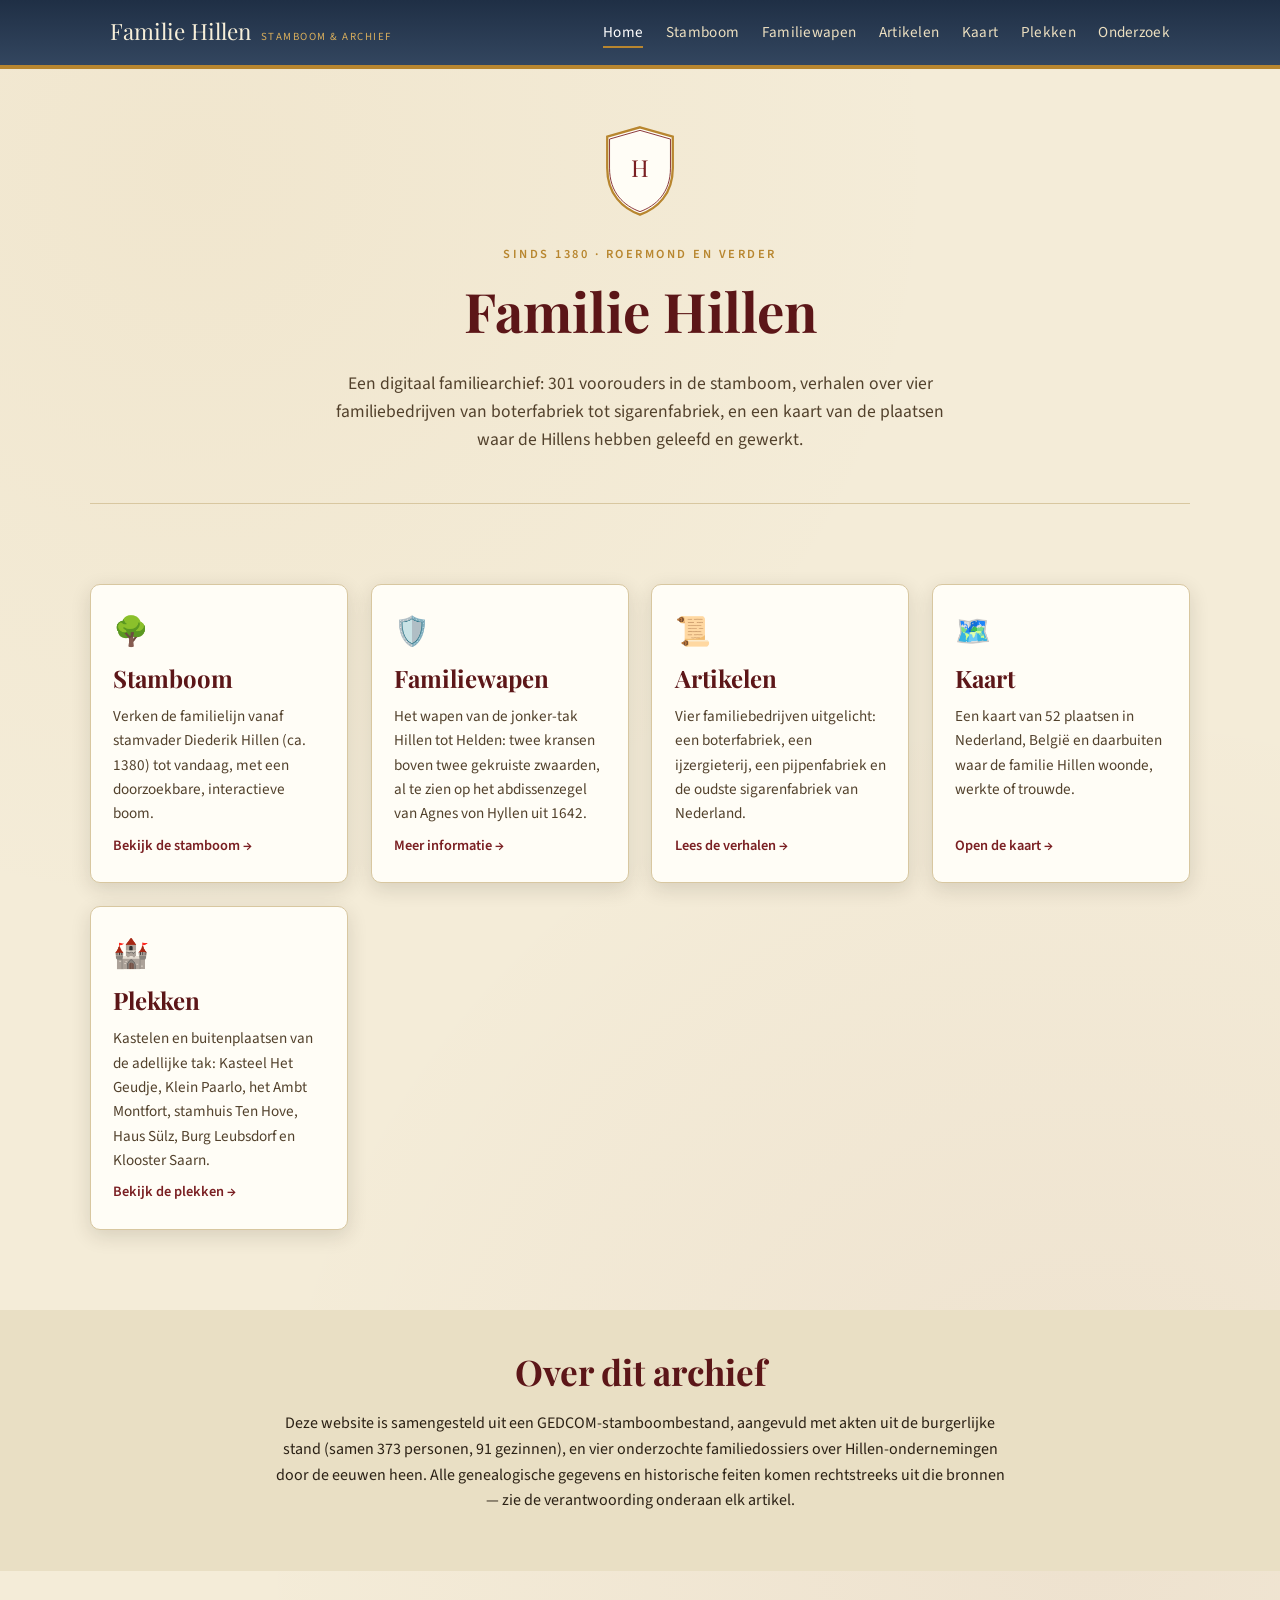
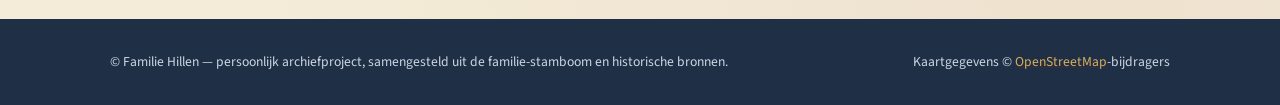
<file: index.html>
<!DOCTYPE html>
<html lang="nl">
<head>
<meta charset="UTF-8">
<meta name="viewport" content="width=device-width, initial-scale=1.0">
<title>Home · Familie Hillen</title>
<meta name="description" content="Digitaal familiearchief van de familie Hillen: stamboom, familiewapen, artikelen en kaart.">
<link rel="preconnect" href="https://fonts.googleapis.com"><link rel="preconnect" href="https://fonts.gstatic.com" crossorigin><link href="https://fonts.googleapis.com/css2?family=Playfair+Display:wght@600;700;800&family=Source+Sans+3:wght@400;600;700&display=swap" rel="stylesheet">
<link rel="stylesheet" href="css/style.css">

</head>
<body>
<header class="site-header">
  <div class="container">
    <a class="brand" href="index.html">Familie Hillen <small>Stamboom &amp; archief</small></a>
    <button class="nav-toggle" id="nav-toggle" type="button" aria-label="Menu">
      <span></span><span></span><span></span>
    </button>
    <nav class="main-nav" id="main-nav">
      <ul>
        <li><a href="index.html" class="active">Home</a></li>
        <li><a href="stamboom.html">Stamboom</a></li>
        <li><a href="wapen.html">Familiewapen</a></li>
        <li><a href="artikelen.html">Artikelen</a></li>
        <li><a href="kaart.html">Kaart</a></li>
        <li><a href="plekken.html">Plekken</a></li>
        <li><a href="onderzoek.html">Onderzoek</a></li>
      </ul>
    </nav>
  </div>
</header>
<main>

<section class="hero container">
  <svg class="hero-crest" viewBox="0 0 100 120" aria-hidden="true">
    <path d="M50 4 L92 16 V56 C92 90 72 108 50 116 C28 108 8 90 8 56 V16 Z"
          fill="#fffdf6" stroke="#b8862f" stroke-width="3"/>
    <path d="M50 4 L92 16 V56 C92 90 72 108 50 116 C28 108 8 90 8 56 V16 Z"
          fill="none" stroke="#7a1f22" stroke-width="1.2" transform="scale(0.93)" transform-origin="50 60"/>
    <text x="50" y="68" text-anchor="middle" font-family="Playfair Display, serif" font-size="30" fill="#7a1f22">H</text>
  </svg>
  <p class="kicker">Sinds 1380 · Roermond en verder</p>
  <h1>Familie Hillen</h1>
  <p class="lede">Een digitaal familiearchief: 301 voorouders in de stamboom, verhalen over
  vier familiebedrijven van boterfabriek tot sigarenfabriek, en een kaart van de plaatsen waar de Hillens
  hebben geleefd en gewerkt.</p>
</section>

<section class="section container">
  <div class="teaser-grid">
    <a class="teaser-card" href="stamboom.html">
      <span class="icon">🌳</span>
      <h3>Stamboom</h3>
      <p>Verken de familielijn vanaf stamvader Diederik Hillen (ca. 1380) tot vandaag, met een doorzoekbare,
      interactieve boom.</p>
      <span class="go">Bekijk de stamboom →</span>
    </a>
    <a class="teaser-card" href="wapen.html">
      <span class="icon">🛡️</span>
      <h3>Familiewapen</h3>
      <p>Het wapen van de jonker-tak Hillen tot Helden: twee kransen boven twee gekruiste zwaarden, al te zien op
      het abdissenzegel van Agnes von Hyllen uit 1642.</p>
      <span class="go">Meer informatie →</span>
    </a>
    <a class="teaser-card" href="artikelen.html">
      <span class="icon">📜</span>
      <h3>Artikelen</h3>
      <p>Vier familiebedrijven uitgelicht: een boterfabriek, een ijzergieterij, een pijpenfabriek en de oudste
      sigarenfabriek van Nederland.</p>
      <span class="go">Lees de verhalen →</span>
    </a>
    <a class="teaser-card" href="kaart.html">
      <span class="icon">🗺️</span>
      <h3>Kaart</h3>
      <p>Een kaart van 52 plaatsen in Nederland, België en daarbuiten waar de familie Hillen
      woonde, werkte of trouwde.</p>
      <span class="go">Open de kaart →</span>
    </a>
    <a class="teaser-card" href="plekken.html">
      <span class="icon">🏰</span>
      <h3>Plekken</h3>
      <p>Kastelen en buitenplaatsen van de adellijke tak: Kasteel Het Geudje, Klein Paarlo, het
      Ambt Montfort, stamhuis Ten Hove, Haus Sülz, Burg Leubsdorf en Klooster Saarn.</p>
      <span class="go">Bekijk de plekken →</span>
    </a>
  </div>
</section>

<section class="section alt">
  <div class="container narrow" style="text-align:center;">
    <h2>Over dit archief</h2>
    <p>Deze website is samengesteld uit een GEDCOM-stamboombestand, aangevuld met akten uit de burgerlijke stand
    (samen 373 personen, 91 gezinnen), en vier onderzochte familiedossiers over Hillen-ondernemingen door de eeuwen
    heen. Alle genealogische gegevens en historische feiten komen rechtstreeks uit die bronnen — zie de
    verantwoording onderaan elk artikel.</p>
  </div>
</section>

</main>
<footer class="site-footer">
  <div class="container">
    <span>&copy; Familie Hillen — persoonlijk archiefproject, samengesteld uit de familie-stamboom en historische bronnen.</span>
    <span>Kaartgegevens &copy; <a href="https://www.openstreetmap.org/copyright" target="_blank" rel="noopener">OpenStreetMap</a>-bijdragers</span>
  </div>
</footer>
<script>
document.getElementById('nav-toggle').addEventListener('click', function() {
  this.classList.toggle('open');
  document.getElementById('main-nav').classList.toggle('open');
});
</script>
<script src="js/lightbox.js"></script>
</body>
</html>
</file>
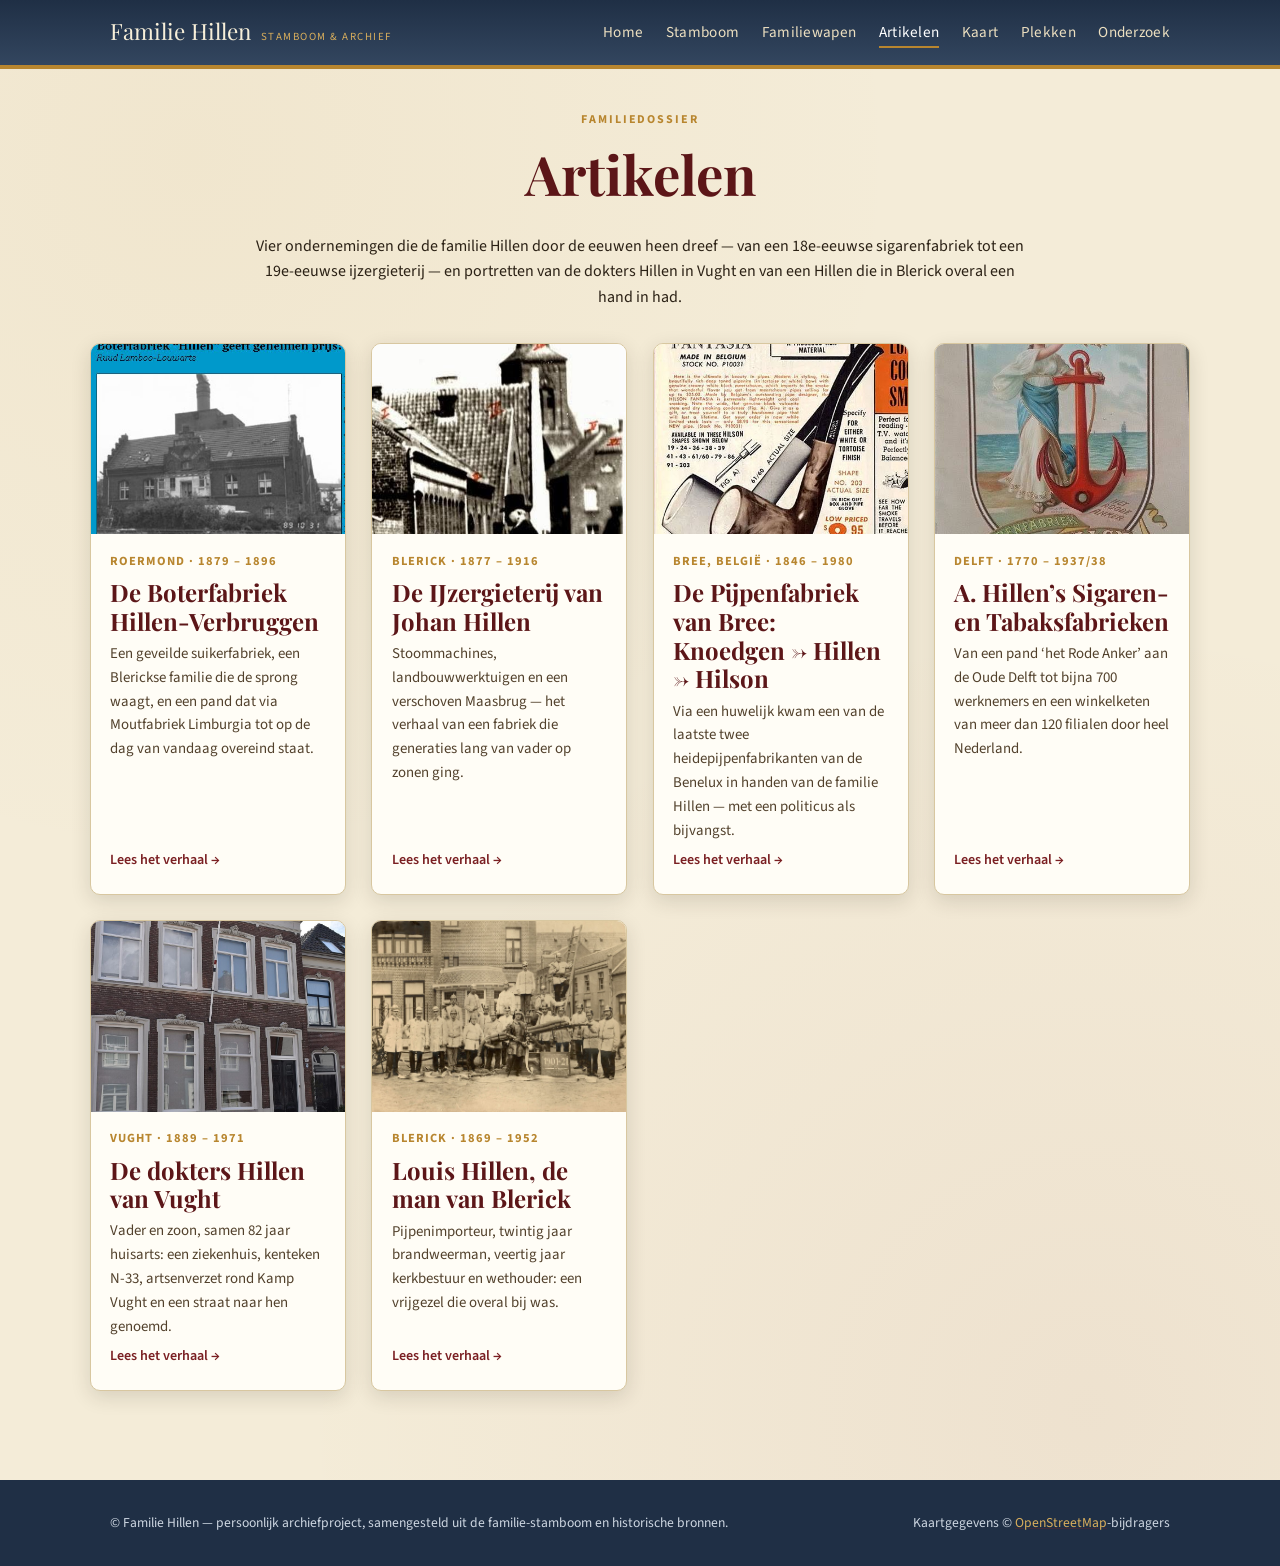
<file: artikelen.html>
<!DOCTYPE html>
<html lang="nl">
<head>
<meta charset="UTF-8">
<meta name="viewport" content="width=device-width, initial-scale=1.0">
<title>Artikelen · Familie Hillen</title>
<meta name="description" content="Vier historische familiebedrijven van de familie Hillen: boterfabriek, ijzergieterij, pijpenfabriek en sigarenfabriek.">
<link rel="preconnect" href="https://fonts.googleapis.com"><link rel="preconnect" href="https://fonts.gstatic.com" crossorigin><link href="https://fonts.googleapis.com/css2?family=Playfair+Display:wght@600;700;800&family=Source+Sans+3:wght@400;600;700&display=swap" rel="stylesheet">
<link rel="stylesheet" href="css/style.css">

</head>
<body>
<header class="site-header">
  <div class="container">
    <a class="brand" href="index.html">Familie Hillen <small>Stamboom &amp; archief</small></a>
    <button class="nav-toggle" id="nav-toggle" type="button" aria-label="Menu">
      <span></span><span></span><span></span>
    </button>
    <nav class="main-nav" id="main-nav">
      <ul>
        <li><a href="index.html">Home</a></li>
        <li><a href="stamboom.html">Stamboom</a></li>
        <li><a href="wapen.html">Familiewapen</a></li>
        <li><a href="artikelen.html" class="active">Artikelen</a></li>
        <li><a href="kaart.html">Kaart</a></li>
        <li><a href="plekken.html">Plekken</a></li>
        <li><a href="onderzoek.html">Onderzoek</a></li>
      </ul>
    </nav>
  </div>
</header>
<main>

<section class="section container">
  <div class="section-head">
    <p class="kicker">Familiedossier</p>
    <h1>Artikelen</h1>
    <p class="narrow" style="margin:0 auto;">Vier ondernemingen die de familie Hillen door de eeuwen heen
    dreef — van een 18e-eeuwse sigarenfabriek tot een 19e-eeuwse ijzergieterij — en portretten van de
    dokters Hillen in Vught en van een Hillen die in Blerick overal een hand in had.</p>
  </div>
  <div class="card-grid">
    
    <a class="article-card" href="artikelen/boterfabriek-roermond.html">
      <div class="thumb"><img src="assets/images/artikelen/boterfabriek_roermond/boterfabriek_roermond_p1_1.jpg" alt="De Boterfabriek Hillen-Verbruggen" loading="lazy"></div>
      <div class="body">
        <span class="era">Roermond · 1879 – 1896</span>
        <h3>De Boterfabriek Hillen-Verbruggen</h3>
        <p>Een geveilde suikerfabriek, een Blerickse familie die de sprong waagt, en een pand dat via Moutfabriek Limburgia tot op de dag van vandaag overeind staat.</p>
        <span class="go">Lees het verhaal &rarr;</span>
      </div>
    </a>
    <a class="article-card" href="artikelen/ijzergieterij-blerick.html">
      <div class="thumb"><img src="assets/images/artikelen/ijzergieterij_blerick/ijzergieterij_hillen_1_p1_1.jpg" alt="De IJzergieterij van Johan Hillen" loading="lazy"></div>
      <div class="body">
        <span class="era">Blerick · 1877 – 1916</span>
        <h3>De IJzergieterij van Johan Hillen</h3>
        <p>Stoommachines, landbouwwerktuigen en een verschoven Maasbrug — het verhaal van een fabriek die generaties lang van vader op zonen ging.</p>
        <span class="go">Lees het verhaal &rarr;</span>
      </div>
    </a>
    <a class="article-card" href="artikelen/pijpenfabriek-bree.html">
      <div class="thumb"><img src="assets/images/artikelen/pijpenfabriek_bree/pijpenfabriek_bree_2_p2_1.jpg" alt="De Pijpenfabriek van Bree: Knoedgen → Hillen → Hilson" loading="lazy"></div>
      <div class="body">
        <span class="era">Bree, België · 1846 – 1980</span>
        <h3>De Pijpenfabriek van Bree: Knoedgen → Hillen → Hilson</h3>
        <p>Via een huwelijk kwam een van de laatste twee heidepijpenfabrikanten van de Benelux in handen van de familie Hillen — met een politicus als bijvangst.</p>
        <span class="go">Lees het verhaal &rarr;</span>
      </div>
    </a>
    <a class="article-card" href="artikelen/sigarenfabriek-delft.html">
      <div class="thumb"><img src="assets/images/artikelen/sigarenfabriek_delft/sigarenfabriek_delft_p1_1.jpg" alt="A. Hillen’s Sigaren- en Tabaksfabrieken" loading="lazy"></div>
      <div class="body">
        <span class="era">Delft · 1770 – 1937/38</span>
        <h3>A. Hillen’s Sigaren- en Tabaksfabrieken</h3>
        <p>Van een pand ‘het Rode Anker’ aan de Oude Delft tot bijna 700 werknemers en een winkelketen van meer dan 120 filialen door heel Nederland.</p>
        <span class="go">Lees het verhaal &rarr;</span>
      </div>
    </a>
    <a class="article-card" href="artikelen/dokters-hillen-vught.html">
      <div class="thumb"><img src="assets/images/fotos/vught_taalstraat181.jpg" alt="Taalstraat 181 in Vught" loading="lazy"></div>
      <div class="body">
        <span class="era">Vught · 1889 – 1971</span>
        <h3>De dokters Hillen van Vught</h3>
        <p>Vader en zoon, samen 82 jaar huisarts: een ziekenhuis, kenteken N-33, artsenverzet rond Kamp Vught en een straat naar hen genoemd.</p>
        <span class="go">Lees het verhaal &rarr;</span>
      </div>
    </a>
    <a class="article-card" href="artikelen/louis-hillen-blerick.html">
      <div class="thumb"><img src="assets/images/fotos/brandweerlouishillen.jpg" alt="De vrijwillige brandweer van Blerick, 1901–1921" loading="lazy"></div>
      <div class="body">
        <span class="era">Blerick · 1869 – 1952</span>
        <h3>Louis Hillen, de man van Blerick</h3>
        <p>Pijpenimporteur, twintig jaar brandweerman, veertig jaar kerkbestuur en wethouder: een vrijgezel die overal bij was.</p>
        <span class="go">Lees het verhaal &rarr;</span>
      </div>
    </a>
  </div>
</section>

</main>
<footer class="site-footer">
  <div class="container">
    <span>&copy; Familie Hillen — persoonlijk archiefproject, samengesteld uit de familie-stamboom en historische bronnen.</span>
    <span>Kaartgegevens &copy; <a href="https://www.openstreetmap.org/copyright" target="_blank" rel="noopener">OpenStreetMap</a>-bijdragers</span>
  </div>
</footer>
<script>
document.getElementById('nav-toggle').addEventListener('click', function() {
  this.classList.toggle('open');
  document.getElementById('main-nav').classList.toggle('open');
});
</script>
<script src="js/lightbox.js"></script>
</body>
</html>
</file>
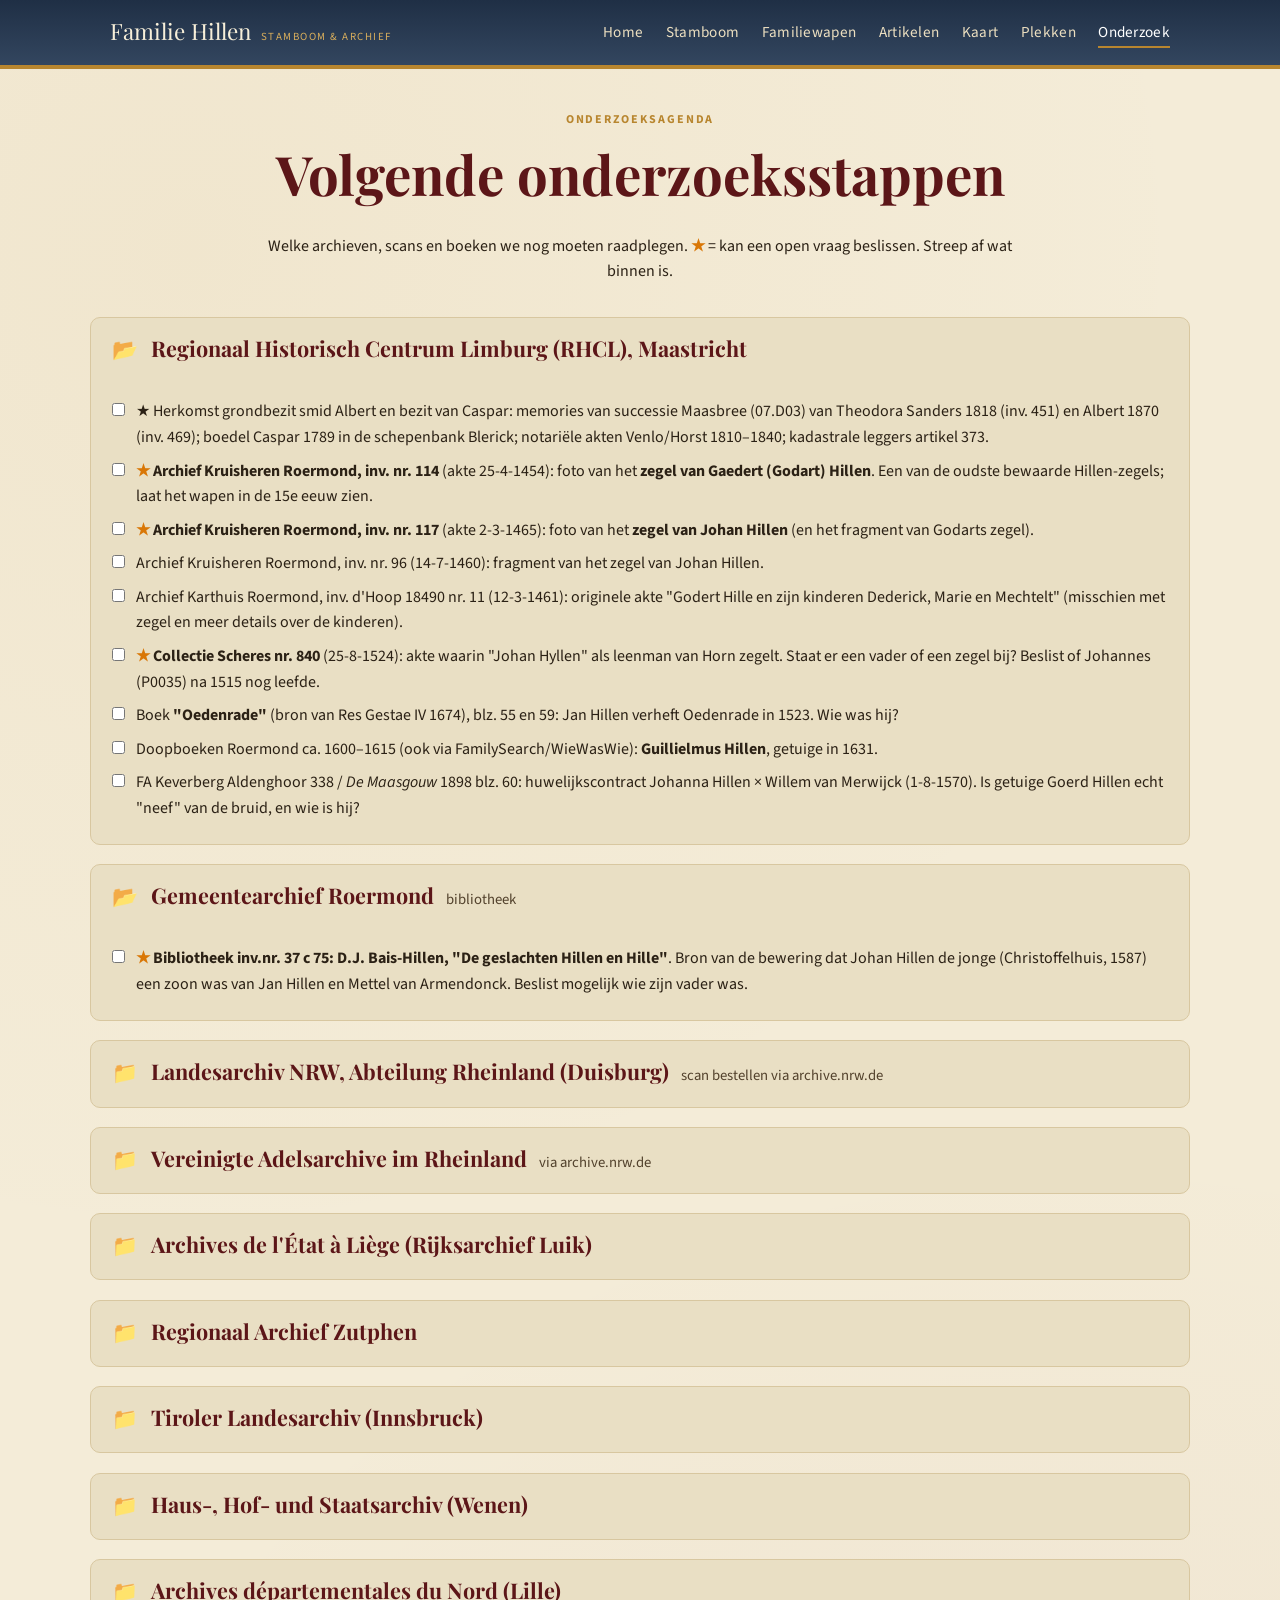
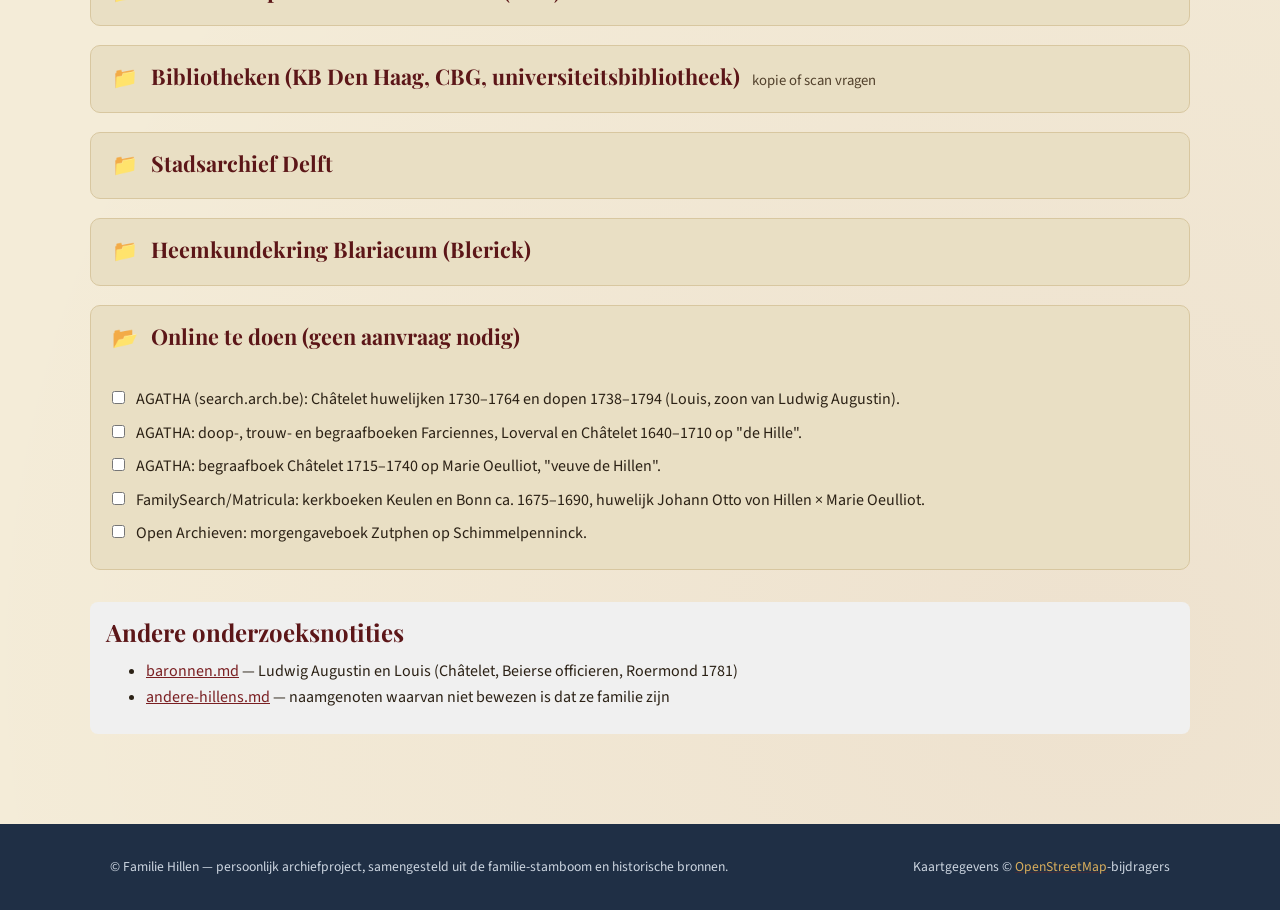
<file: onderzoek.html>
<!DOCTYPE html>
<html lang="nl">
<head>
<meta charset="UTF-8">
<meta name="viewport" content="width=device-width, initial-scale=1.0">
<title>Onderzoek · Familie Hillen</title>
<meta name="description" content="Research agenda voor de familie-stamboom: welke archieven, scans en boeken we nog moeten raadplegen.">
<link rel="preconnect" href="https://fonts.googleapis.com"><link rel="preconnect" href="https://fonts.gstatic.com" crossorigin><link href="https://fonts.googleapis.com/css2?family=Playfair+Display:wght@600;700;800&family=Source+Sans+3:wght@400;600;700&display=swap" rel="stylesheet">
<link rel="stylesheet" href="css/style.css">
<style>
.checklist { list-style: none; padding-left: 0; }
.checklist li { margin-bottom: 0.5rem; padding-left: 1.5rem; position: relative; }
.checklist input[type="checkbox"] { position: absolute; left: 0; top: 0.25rem; margin: 0; cursor: pointer; }
.checklist input[type="checkbox"]:checked + span { text-decoration: line-through; opacity: 0.6; }
.priority { color: #d97706; font-weight: 600; }
</style>
</head>
<body>
<header class="site-header">
  <div class="container">
    <a class="brand" href="index.html">Familie Hillen <small>Stamboom &amp; archief</small></a>
    <button class="nav-toggle" id="nav-toggle" type="button" aria-label="Menu">
      <span></span><span></span><span></span>
    </button>
    <nav class="main-nav" id="main-nav">
      <ul>
        <li><a href="index.html">Home</a></li>
        <li><a href="stamboom.html">Stamboom</a></li>
        <li><a href="wapen.html">Familiewapen</a></li>
        <li><a href="artikelen.html">Artikelen</a></li>
        <li><a href="kaart.html">Kaart</a></li>
        <li><a href="plekken.html">Plekken</a></li>
        <li><a href="onderzoek.html" class="active">Onderzoek</a></li>
      </ul>
    </nav>
  </div>
</header>
<main>

<section class="section container">
  <div class="section-head">
    <p class="kicker">Onderzoeksagenda</p>
    <h1>Volgende onderzoeksstappen</h1>
    <p class="narrow" style="margin:0 auto;">Welke archieven, scans en boeken we nog moeten raadplegen. <span class="priority">★</span> = kan een open vraag beslissen. Streep af wat binnen is.</p>
  </div>

  <details class="plek-folder" open>
    <summary><h2>Regionaal Historisch Centrum Limburg (RHCL), Maastricht</h2></summary>
    <div class="folder-body">
      <ul class="checklist">
        <li><input type="checkbox"><span>★ Herkomst grondbezit smid Albert en bezit van Caspar: memories van successie Maasbree (07.D03) van Theodora Sanders 1818 (inv. 451) en Albert 1870 (inv. 469); boedel Caspar 1789 in de schepenbank Blerick; notariële akten Venlo/Horst 1810–1840; kadastrale leggers artikel 373.</span></li>
        <li><input type="checkbox"><span><span class="priority">★</span> <strong>Archief Kruisheren Roermond, inv. nr. 114</strong> (akte 25-4-1454): foto van het <strong>zegel van Gaedert (Godart) Hillen</strong>. Een van de oudste bewaarde Hillen-zegels; laat het wapen in de 15e eeuw zien.</span></li>
        <li><input type="checkbox"><span><span class="priority">★</span> <strong>Archief Kruisheren Roermond, inv. nr. 117</strong> (akte 2-3-1465): foto van het <strong>zegel van Johan Hillen</strong> (en het fragment van Godarts zegel).</span></li>
        <li><input type="checkbox"><span>Archief Kruisheren Roermond, inv. nr. 96 (14-7-1460): fragment van het zegel van Johan Hillen.</span></li>
        <li><input type="checkbox"><span>Archief Karthuis Roermond, inv. d'Hoop 18490 nr. 11 (12-3-1461): originele akte "Godert Hille en zijn kinderen Dederick, Marie en Mechtelt" (misschien met zegel en meer details over de kinderen).</span></li>
        <li><input type="checkbox"><span><span class="priority">★</span> <strong>Collectie Scheres nr. 840</strong> (25-8-1524): akte waarin "Johan Hyllen" als leenman van Horn zegelt. Staat er een vader of een zegel bij? Beslist of Johannes (P0035) na 1515 nog leefde.</span></li>
        <li><input type="checkbox"><span>Boek <strong>"Oedenrade"</strong> (bron van Res Gestae IV 1674), blz. 55 en 59: Jan Hillen verheft Oedenrade in 1523. Wie was hij?</span></li>
        <li><input type="checkbox"><span>Doopboeken Roermond ca. 1600–1615 (ook via FamilySearch/WieWasWie): <strong>Guillielmus Hillen</strong>, getuige in 1631.</span></li>
        <li><input type="checkbox"><span>FA Keverberg Aldenghoor 338 / <em>De Maasgouw</em> 1898 blz. 60: huwelijkscontract Johanna Hillen × Willem van Merwijck (1-8-1570). Is getuige Goerd Hillen echt "neef" van de bruid, en wie is hij?</span></li>
      </ul>
    </div>
  </details>

  <details class="plek-folder" open>
    <summary><h2>Gemeentearchief Roermond</h2><span class="folder-sub">bibliotheek</span></summary>
    <div class="folder-body">
      <ul class="checklist">
        <li><input type="checkbox"><span><span class="priority">★</span> <strong>Bibliotheek inv.nr. 37 c 75: D.J. Bais-Hillen, "De geslachten Hillen en Hille"</strong>. Bron van de bewering dat Johan Hillen de jonge (Christoffelhuis, 1587) een zoon was van Jan Hillen en Mettel van Armendonck. Beslist mogelijk wie zijn vader was.</span></li>
      </ul>
    </div>
  </details>

  <details class="plek-folder">
    <summary><h2>Landesarchiv NRW, Abteilung Rheinland (Duisburg)</h2><span class="folder-sub">scan bestellen via archive.nrw.de</span></summary>
    <div class="folder-body">
      <ul class="checklist">
        <li><input type="checkbox"><span><span class="priority">★</span> <strong>Abtei Heisterbach, Urkunden 335</strong> (10-5-1715): volledige tekst én <strong>foto van het zegel van Ludwig Augustin Freiherr von Hillen</strong>. Misschien ook de naam van zijn vader.</span></li>
        <li><input type="checkbox"><span>Abtei Heisterbach, Urkunden 338 (13-1-1717): doorverkoop Leubsdorf ("van Junker Zwiffel geerbt").</span></li>
        <li><input type="checkbox"><span>Linz am Rhein, Schöffenakte 2-3-1717: volmacht aan Ferdinand Adolf Stam; volmachten noemen soms ouders of erfrecht.</span></li>
        <li><input type="checkbox"><span>Werden, Urkunden 2939 (1647): zegel van abt Wilhelm Gottfried von Hillen (voor de wapenpagina).</span></li>
      </ul>
    </div>
  </details>

  <details class="plek-folder">
    <summary><h2>Vereinigte Adelsarchive im Rheinland</h2><span class="folder-sub">via archive.nrw.de</span></summary>
    <div class="folder-body">
      <ul class="checklist">
        <li><input type="checkbox"><span>Archiv Schloss Schönstein, Urkunden 2845 (Keulen, 28-7-1684): zegels 1–5, waaronder dat van Johann Otto von und zu Hillen und Sülz.</span></li>
      </ul>
    </div>
  </details>

  <details class="plek-folder">
    <summary><h2>Archives de l'État à Liège (Rijksarchief Luik)</h2></summary>
    <div class="folder-body">
      <ul class="checklist">
        <li><input type="checkbox"><span><span class="priority">★</span> <strong>"Famille de Hyllen", Y2/655 nr. 1: "Lettres du baron Hyllen à sa mère, 1715"</strong>. Brieven van Ludwig Augustin aan zijn moeder Marie Oeulliot; kunnen zijn vader noemen.</span></li>
      </ul>
    </div>
  </details>

  <details class="plek-folder">
    <summary><h2>Regionaal Archief Zutphen</h2></summary>
    <div class="folder-body">
      <ul class="checklist">
        <li><input type="checkbox"><span><span class="priority">★</span> <strong>"Regesten brieven Zutphen" nr. 1198</strong> (brief van Roermond, 8-6-1501): de volledige brief over "wijlen hun zuster, vrouw van Gerairt Schymmelpenninck". Staat haar voornaam erin?</span></li>
        <li><input type="checkbox"><span>Morgengaveboek Zutphen vóór 1501: huwelijk Gerrit Schimmelpenninck × Hillen.</span></li>
      </ul>
    </div>
  </details>

  <details class="plek-folder">
    <summary><h2>Tiroler Landesarchiv (Innsbruck)</h2></summary>
    <div class="folder-body">
      <ul class="checklist">
        <li><input type="checkbox"><span>Oorkonden en rekeningen (Raitbücher) rond Jan Hillen "Kniepis", ca. 1498–1515: zijn <strong>zegel</strong>, zijn <strong>sterfdag</strong>, betalingen aan de weduwe, de regeling voor Thaur (1515).</span></li>
      </ul>
    </div>
  </details>

  <details class="plek-folder">
    <summary><h2>Haus-, Hof- und Staatsarchiv (Wenen)</h2></summary>
    <div class="folder-body">
      <ul class="checklist">
        <li><input type="checkbox"><span>Reichsregisterbücher Maximiliaan I: een eventuele <strong>wapenbrief</strong> voor Jan Hillen.</span></li>
        <li><input type="checkbox"><span>Reichskanzlei, Maximiliana 31-2-13 (7-4-1514): "Johann Hillen, Forstmeister in Tirol".</span></li>
      </ul>
    </div>
  </details>

  <details class="plek-folder">
    <summary><h2>Archives départementales du Nord (Lille)</h2></summary>
    <div class="folder-body">
      <ul class="checklist">
        <li><input type="checkbox"><span>Série B, Recette générale des finances 1477–1495: hofrekeningen van Maximiliaan als regent. Hier staat misschien de vroege loopbaan van Kniepis in de Nederlanden.</span></li>
      </ul>
    </div>
  </details>

  <details class="plek-folder">
    <summary><h2>Bibliotheken (KB Den Haag, CBG, universiteitsbibliotheek)</h2><span class="folder-sub">kopie of scan vragen</span></summary>
    <div class="folder-body">
      <ul class="checklist">
        <li><input type="checkbox"><span><span class="priority">★</span> <em>De Nederlandsche Leeuw</em> 1959, kol. 432–433: Frans Willem van Hille × Else (Elisabeth) Drijvers; herkomst van Elisabeth.</span></li>
        <li><input type="checkbox"><span><span class="priority">★</span> <strong>"Hillen", <em>Limburgs tijdschrift voor genealogie</em> 8 (1980), blz. 43–60</strong> (mogelijk de bron van Genwiki/Bais voor de vroege Roermondse Hillens). Ook J.W.A. Fleuren, "Geslacht van Hillen", zelfde tijdschrift jrg. 78/83. Nodig voor de vader van Johan Hillen de jonge.</span></li>
        <li><input type="checkbox"><span>Van Schijndel, <em>Hoogstraten's oude huizen en families</em> (1940), deel I blz. 73 en 235, deel II blz. 287 en 294.</span></li>
        <li><input type="checkbox"><span>K.F. von Frank, <em>Standeserhebungen und Gnadenakte …</em> (1967–1974): Hillen / Hilla / Hilland.</span></li>
        <li><input type="checkbox"><span>Granichstaedten-Czerva, "Uneheliche Kinder der Tiroler Landesfürsten", <em>Adler</em> 74 (1956), blz. 33–40.</span></li>
        <li><input type="checkbox"><span><em>Programm des K.K. Staats-Gymnasiums Innsbruck</em> 52 (1901) (Kniepis, Seyfriedsberg).</span></li>
        <li><input type="checkbox"><span>H. Wiesflecker, <em>Österreich im Zeitalter Maximilians I.</em></span></li>
        <li><input type="checkbox"><span>H.M. Brokken, <em>De vestiging van de Duitse Orde te Gemert</em> (1976): over pastoor Godefridus Hillen (1501–1518).</span></li>
      </ul>
    </div>
  </details>

  <details class="plek-folder">
    <summary><h2>Stadsarchief Delft</h2></summary>
    <div class="folder-body">
      <ul class="checklist">
        <li><input type="checkbox"><span>Notariële boedelscheiding 1835 na Albertus Hillen en Anna Maria van Spreeuwenburg: zat er echt een aardewerkfabriek, of een aandeel in plateelbakkerij De Vergulde Blompot (1616–1841), bij? Het kadaster van 1832 toont alleen huizen en pakhuizen.</span></li>
      </ul>
    </div>
  </details>

  <details class="plek-folder">
    <summary><h2>Heemkundekring Blariacum (Blerick)</h2></summary>
    <div class="folder-body">
      <ul class="checklist">
        <li><input type="checkbox"><span>Boek "Genealogie Hillen. Tak Blerick" uit de bibliotheek van de heemkundekring: auteur, jaar, inzage of kopie.</span></li>
        <li><input type="checkbox"><span>Café Hillen met beugelbaan (Schoolstraatje, foto 1903, verkocht 1924): was dit het café van weduwe Joanna Gerards? Veilingadvertentie 1924 zoeken.</span></li>
        <li><input type="checkbox"><span>Wie is Wim Hillen, adjudant van prins Piet I Deckers (ca. 1954)?</span></li>
        <li><input type="checkbox"><span>Pand Hillen aan de Markt (1921) en Fa. Hillen Verzekeringen, Kloosterstraat (jaren 1950): adres, en wie had het kantoor na Louis?</span></li>
      </ul>
    </div>
  </details>

  <details class="plek-folder" open>
    <summary><h2>Online te doen (geen aanvraag nodig)</h2></summary>
    <div class="folder-body">
      <ul class="checklist">
        <li><input type="checkbox"><span>AGATHA (search.arch.be): Châtelet huwelijken 1730–1764 en dopen 1738–1794 (Louis, zoon van Ludwig Augustin).</span></li>
        <li><input type="checkbox"><span>AGATHA: doop-, trouw- en begraafboeken Farciennes, Loverval en Châtelet 1640–1710 op "de Hille".</span></li>
        <li><input type="checkbox"><span>AGATHA: begraafboek Châtelet 1715–1740 op Marie Oeulliot, "veuve de Hillen".</span></li>
        <li><input type="checkbox"><span>FamilySearch/Matricula: kerkboeken Keulen en Bonn ca. 1675–1690, huwelijk Johann Otto von Hillen × Marie Oeulliot.</span></li>
        <li><input type="checkbox"><span>Open Archieven: morgengaveboek Zutphen op Schimmelpenninck.</span></li>
      </ul>
    </div>
  </details>

  <div style="margin-top: 2rem; padding: 1rem; background-color: #f0f0f0; border-radius: 0.5rem;">
    <h3>Andere onderzoeksnotities</h3>
    <ul style="margin: 0.5rem 0;">
      <li><a href="onderzoek/baronnen.md" style="text-decoration: underline;">baronnen.md</a> — Ludwig Augustin en Louis (Châtelet, Beierse officieren, Roermond 1781)</li>
      <li><a href="onderzoek/andere-hillens.md" style="text-decoration: underline;">andere-hillens.md</a> — naamgenoten waarvan niet bewezen is dat ze familie zijn</li>
    </ul>
  </div>

</section>

</main>
<footer class="site-footer">
  <div class="container">
    <span>&copy; Familie Hillen — persoonlijk archiefproject, samengesteld uit de familie-stamboom en historische bronnen.</span>
    <span>Kaartgegevens &copy; <a href="https://www.openstreetmap.org/copyright" target="_blank" rel="noopener">OpenStreetMap</a>-bijdragers</span>
  </div>
</footer>
<script>
document.getElementById('nav-toggle').addEventListener('click', function() {
  this.classList.toggle('open');
  document.getElementById('main-nav').classList.toggle('open');
});
</script>
<script src="js/lightbox.js"></script>
</body>
</html>
</file>
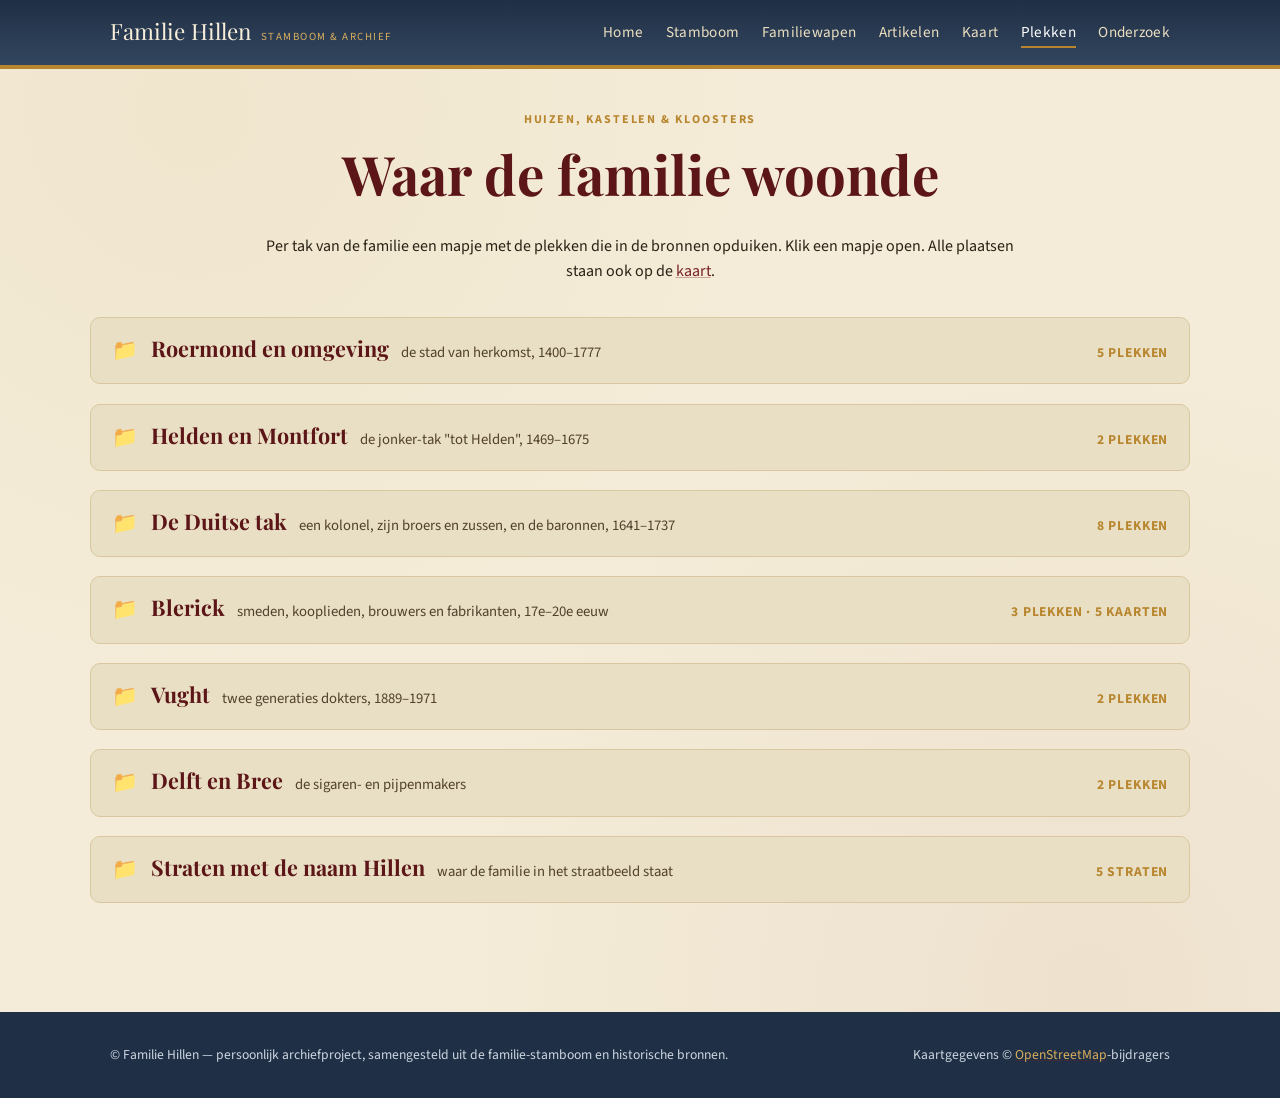
<file: plekken.html>
<!DOCTYPE html>
<html lang="nl">
<head>
<meta charset="UTF-8">
<meta name="viewport" content="width=device-width, initial-scale=1.0">
<title>Plekken · Familie Hillen</title>
<meta name="description" content="Huizen, kastelen en kloosters van de familie Hillen, geordend per tak: Roermond, Helden, de Duitse tak, Blerick, Vught, Delft en Bree.">
<link rel="preconnect" href="https://fonts.googleapis.com"><link rel="preconnect" href="https://fonts.gstatic.com" crossorigin><link href="https://fonts.googleapis.com/css2?family=Playfair+Display:wght@600;700;800&family=Source+Sans+3:wght@400;600;700&display=swap" rel="stylesheet">
<link rel="stylesheet" href="css/style.css">

</head>
<body>
<header class="site-header">
  <div class="container">
    <a class="brand" href="index.html">Familie Hillen <small>Stamboom &amp; archief</small></a>
    <button class="nav-toggle" id="nav-toggle" type="button" aria-label="Menu">
      <span></span><span></span><span></span>
    </button>
    <nav class="main-nav" id="main-nav">
      <ul>
        <li><a href="index.html">Home</a></li>
        <li><a href="stamboom.html">Stamboom</a></li>
        <li><a href="wapen.html">Familiewapen</a></li>
        <li><a href="artikelen.html">Artikelen</a></li>
        <li><a href="kaart.html">Kaart</a></li>
        <li><a href="plekken.html" class="active">Plekken</a></li>
        <li><a href="onderzoek.html">Onderzoek</a></li>
      </ul>
    </nav>
  </div>
</header>
<main>

<section class="section container">
  <div class="section-head">
    <p class="kicker">Huizen, kastelen &amp; kloosters</p>
    <h1>Waar de familie woonde</h1>
    <p class="narrow" style="margin:0 auto;">Per tak van de familie een mapje met de plekken die in de bronnen
    opduiken. Klik een mapje open. Alle plaatsen staan ook op de <a href="kaart.html">kaart</a>.</p>
  </div>

  <!-- ============================== ROERMOND ============================== -->
  <details class="plek-folder" id="roermond">
    <summary><h2>Roermond en omgeving</h2><span class="folder-sub">de stad van herkomst, 1400–1777</span><span class="folder-count">5 plekken</span></summary>
    <div class="folder-body">

      <div class="plek-card no-image">
        <div>
          <p class="era">Aan de Roer en in Maasniel · 16e–17e eeuw</p>
          <h2>De Hillen-molen en de hof aan het Gebroek</h2>
          <p>De onderste watermolen op de Roer heette in de volksmond de <strong>Hillen-molen</strong>: de familie
          ontving er elk jaar zes mud rogge uit. Bij het testament van 1618 gingen die molenpacht en de hof aan het
          Gebroek in Maasniel naar <a href="stamboom.html?persoon=P0002" title="Dederik Hillen in de stamboom">Dederik</a>. Die boerderij heette later de Lintgenshof, naar <a href="stamboom.html?persoon=P0333" title="Joannes Baptista Lintgens in de stamboom">de man</a> van <a href="stamboom.html?persoon=P0332" title="Anna Christina van Hillen in de stamboom">zijn dochter</a>.</p>
          <p class="bron">Bron: Jan Ruiten, Christoffelhuis (zie hierboven).</p>
        </div>
      </div>

      <div class="plek-card">
        <img src="assets/images/fotos/kleinpaarlo_kaart1727.jpg" alt="Handgetekende kaart uit 1727 van Groot en Klein Paarlo, met een omgracht terrein, siertuin en gebouwen.">
        <div>
          <p class="era">Paarlo (bij Sint Odiliënberg) · 16e eeuw–1625</p>
          <h2>Klein Paarlo</h2>
          <p>Een buitengoed dat in de 16e eeuw van de familie was. <a href="stamboom.html?persoon=P0058" title="Johanna Hillen in de stamboom">Johanna Hillen</a> trouwde in 1570 met <a href="stamboom.html?persoon=P0059" title="Willem van Merwijck in de stamboom">Willem van Merwijck</a>,
          heer van Kessel, en stierf hier in 1625. Toen was het een huis met een pachtboerderij.</p>
          <p><strong>Wat stond er vóór het latere herenhuis?</strong> Een omgracht complex. Op deze kaart uit 1727
          ligt binnen een rechthoekige gracht een groep gebouwen met een siertuin, bereikbaar via een brug. Het
          herenhuis op de oude foto kwam pas later en werd in de Tweede Wereldoorlog verwoest.</p>
          <figure>
            <img src="assets/images/fotos/kleinpaarlo.jpg" alt="Oude foto van het latere herenhuis Klein Paarlo aan het eind van een laan." style="max-height:160px;width:auto;">
            <figcaption>Het latere herenhuis, vóór 1940.</figcaption>
          </figure>
          <p class="bron">Bronnen: <a href="https://nl.wikipedia.org/wiki/Klein_Paarlo" target="_blank" rel="noopener">Wikipedia, "Klein Paarlo"</a>;
          kaart: <a href="https://commons.wikimedia.org/wiki/File:Groot_en_klein_Paarlo.jpg" target="_blank" rel="noopener">"Caerte figurative van Groot en Klein Paerdelaer" (1727), Wikimedia Commons</a> (CC0).</p>
        </div>
      </div>

      <div class="plek-card">
        <img src="assets/images/fotos/gevelwapen_kasteelhetgeudje(rechts_hillenwapen).jpg" alt="Gevelsteen 'ANNO 1548' van kasteel Het Geudje, met rechtsonder het Hillen-wapen.">
        <div>
          <p class="era">Ohé en Laak · gebouwd ca. 1548</p>
          <h2>Kasteel Het Geudje</h2>
          <p><a href="stamboom.html?persoon=P0045" title="Catharina Hillen in de stamboom">Catharina Hillen</a> trouwde in 1544 met <a href="stamboom.html?persoon=P0046" title="Lodewijk in der Horst in de stamboom">Lodewijk in der Horst</a>. Het echtpaar liet rond 1548 dit
          buitenhuis bouwen, met in de gevel hun alliantiewapen: rechtsonder het Hillen-schild.</p>
          <p class="bron">Bron: <a href="https://nl.wikipedia.org/wiki/Kasteel_Het_Geudje" target="_blank" rel="noopener">Wikipedia, "Kasteel Het Geudje"</a>.</p>
        </div>
      </div>

      <div class="plek-card">
        <img src="assets/images/fotos/christoffelhuis.jpg" alt="Het Christoffelhuis in Roermond, huidige aanblik.">
        <div>
          <p class="era">Lindanusstraat 5 (vroeger Hoge Hegstraat) · 1587–1771</p>
          <h2>Het Christoffelhuis</h2>
          <p><a href="stamboom.html?persoon=P0274" title="Johan van Hillen in de stamboom">Jonker Johan Hillen de jonge</a> kocht dit huis met poortweg in februari 1587 van de kinderen
          Schinck. Hij was schepen en in 1602 burgemeester van Roermond, en heette "de jonge" naast zijn oom, schepen
          <a href="stamboom.html?persoon=P0053" title="Johan Hillen in de stamboom">Johan Hillen de oude</a>. In zijn testament van 1618 liet hij het huis na aan zijn zoon
          <a href="stamboom.html?persoon=P0002" title="Dederik Hillen in de stamboom">Dederik</a>, schepen en in 1650 burgemeester van Roermond, die er woonde met zijn vrouw
          <a href="stamboom.html?persoon=P0331" title="Gertrudis van Dursdael in de stamboom">Gertrudis van Dursdael</a>. Daarna ging het via hun dochter
          <a href="stamboom.html?persoon=P0332" title="Anna Christina van Hillen in de stamboom">Anna Christina</a>, getrouwd met raadsheer
          <a href="stamboom.html?persoon=P0333" title="Joannes Baptista Lintgens in de stamboom">Joannes Baptista Lintgens</a>, naar haar nakomelingen. Bijna twee eeuwen
          bleef het zo in de familie, tot de openbare verkoop in 1771. In 1777 kochten Octave Barbou en Alexandrina van der Vrecken het huis.</p>
          <p class="bron">Bron: <a href="https://www.janruiten.nl/klockenslagh/Roermond/Christoffelhuis/Christoffelhuis.htm" target="_blank" rel="noopener">Jan Ruiten, Onder den Klockenslagh — Christoffelhuis</a>.</p>
        </div>
      </div>

      <div class="plek-card">
        <img src="assets/images/artikelen/boterfabriek_roermond/boterfabriek_roermond_p3_4.jpg" alt="De vervallen Moutfabriek Limburgia, het vroegere pand van de boterfabriek Hillen-Verbruggen.">
        <div>
          <p class="era">Maria Theresialaan · 1879–1896</p>
          <h2>Boterfabriek Hillen-Verbruggen</h2>
          <p>De derde zuivelfabriek van Nederland. Het pand staat er nog: het werd later Moutfabriek Limburgia
          en is nu een gerestaureerd rijksmonument.</p>
          <p class="bron"><a href="artikelen/boterfabriek-roermond.html">Lees het artikel →</a></p>
        </div>
      </div>
    </div>
  </details>

  <!-- ============================== HELDEN ============================== -->
  <details class="plek-folder" id="helden">
    <summary><h2>Helden en Montfort</h2><span class="folder-sub">de jonker-tak "tot Helden", 1469–1675</span><span class="folder-count">2 plekken</span></summary>
    <div class="folder-body">

      <div class="plek-card no-image" id="ten-hove">
        <div>
          <p class="era">Panningen (Helden) · vóór 1469–1675</p>
          <h2>Ten Hove, "de Hoof"</h2>
          <p>Het omgrachte stamhuis waar de tak "tot Helden" naar heet. De familie woonde vooral rond Roermond en
          kwam hier af en toe, maar liet zich wel in de kerk van Helden begraven. In 1675 werd het huis verkocht.
          Van het huis uit de Hillen-tijd bestaat geen foto; alleen een deel van het poortgebouw zit nog in een
          woonhuis aan de hoek Haagveld/Bergweg.</p>
          <p class="bron">Let op: oude foto's van "Kasteel Ten Hove" online tonen bijna altijd Ten Hove in Grathem,
          een ander kasteel. Bronnen: <a href="https://resolver.kb.nl/resolve?urn=dts:2430009:mpeg21" target="_blank" rel="noopener">De Maasgouw 1925</a>,
          <a href="https://www.limburgsekastelen.nl/site/action,detail/id,16/informatie.html" target="_blank" rel="noopener">Stichting Limburgse Kastelen</a>.</p>
        </div>
      </div>

      <div class="plek-card" id="ambt-montfort">
        <img src="assets/images/fotos/Castle,Ambt_Montfort_(Limburg_NL)101_0194.JPG" alt="Ruïne van kasteel Montfort, met de bewaard gebleven traptoren.">
        <div>
          <p class="era">Kasteel Montfort · 1618–1627</p>
          <h2>Ambt Montfort</h2>
          <p><a href="stamboom.html?persoon=P0061" title="Reyner Hillen tot Helden in de stamboom">Jonker Reyner Hillen tot Helden</a> was drossaard van het Ambt Montfort, de hoogste bestuurder namens de
          landsheer. In 1620 tekende hij als "Reinhardt von Hyllen to Helden".</p>
          <p class="bron">Bronnen: De Maasgouw 1925; Th.J. Bais, "Hillen Roermond" (2006).</p>
        </div>
      </div>
    </div>
  </details>

  <!-- ============================== DUITSE TAK ============================== -->
  <details class="plek-folder" id="duitse-tak">
    <summary><h2>De Duitse tak</h2><span class="folder-sub">een kolonel, zijn broers en zussen, en de baronnen, 1641–1737</span><span class="folder-count">8 plekken</span></summary>
    <div class="folder-body">

      <div class="plek-card" id="kolonel-reyner">
        <img src="assets/images/fotos/haus_suelz_1900.jpg" alt="Haus Sülz rond 1900: natuurstenen gebouw met hoektoren.">
        <div>
          <p class="era">1599–vóór 1675</p>
          <h2>Reyner trouwt in het Rijnland</h2>
          <p><a href="stamboom.html?persoon=P0061" title="Reyner Hillen tot Helden in de stamboom">Jonker Reyner Hillen tot Helden</a>, de drossaard van Montfort (zie hierboven), overleed in 1628 en liet
          twaalf kinderen na. Een van zijn zoons heette net als hij Reyner Hillen tot Helden. Die <a href="stamboom.html?persoon=P0071" title="Reyner Hillen tot Helden in de stamboom">jonge Reyner</a>
          (geboren 1599) werd kolonel en trouwde in <strong>1641</strong> met <a href="stamboom.html?persoon=P0072" title="Maria Helena von Zweiffel zu Sülz in de stamboom">Maria Helena von Zweiffel</a>, dochter van
          Adolf von Zweifel zu Wissem und Sülz. Hij vestigde zich bij haar in het Rijnland. Daarmee begint de Duitse tak.</p>
          <p><strong>Was hij echt kolonel?</strong> Ja. Een akte uit zijn eigen tijd noemt hem kolonel, en de geschiedenis van Haus Sülz zegt het ook:</p>
          <ul>
            <li>het proces van zijn schoonfamilie bij het Rijkskamergerecht noemt hem in 1646 "Reynaert von Hillen zu Helden und Sülz, <strong>Obrist</strong>" (kolonel), zie de eerste afbeelding;</li>
            <li>de geschiedenis van Haus Sülz noemt hem "keizerlijk kolonel en geheimraad van de keurvorst van Keulen";</li>
            <li>in de erfdeling van 1646 heet hij "keizerlijk kolonel van een ruiterregiment en keurkeuls kamerheer".</li>
          </ul>
          <p>Een benoemingsbrief is nog niet gevonden. Hieronder de archiefbeschrijvingen zoals ze op
          archive.nrw.de staan. De stukken zelf zijn niet gescand.</p>
          <div class="archief-shots">
            <figure>
              <img src="assets/images/archief/rkg1646.png" alt="Archiefbeschrijving Rijkskamergericht 6307 - Z 70/268: eisers Wilhelm von Zweifel zu Wissem en in 1646 zijn schoonzoons, onder wie Reynaert von Hillen zu Helden und Sülz, Obrist.">
              <figcaption><strong>1646, Rijkskamergerecht:</strong> "dessen Schwiegersöhne Reynaert von Hillen zu Helden und Sülz, Obrist". De index noemt als schoonvader Wilhelm von Zweifel zu Wissem, maar de erfdelingsakten van 1646 en 1651 noemen <strong>Adolf</strong> von Zweifel als vader van Maria Helena. Wilhelm begon het proces in 1596 en was waarschijnlijk haar grootvader.</figcaption>
            </figure>
            <figure>
              <img src="assets/images/archief/att1645.png" alt="Archiefbeschrijving: von Hyllen zu Attendorn an den Obristen N.N.: Verfügungstellung von Reitern, mei 1645.">
              <figcaption><strong>Mei 1645:</strong> een brief van "von Hyllen zu Attendorn" aan een kolonel over het leveren van ruiters. Attendorn was een garnizoensstad van de keurvorst van Keulen. De brief is van <a href="stamboom.html?persoon=P0071" title="Reyner Hillen tot Helden in de stamboom">Reyner</a> of van zijn broer <a href="stamboom.html?persoon=P0073" title="Johan van Hillen in de stamboom">Johan</a>, luitenant-kolonel; een voornaam staat er niet bij.</figcaption>
            </figure>
          </div>
          <p class="bron">Bronnen: <a href="https://www.archive.nrw.de/ms/search?link=VERZEICHUNGSEINHEIT-Vz_48e72bb4-8a4b-45e7-ac99-601073acfcf6" target="_blank" rel="noopener">Landsberg-Velen, Akten 34084</a>;
          <a href="https://www.archive.nrw.de/ms/search?link=VERZEICHUNGSEINHEIT-Vz_6514ea52-116d-420c-b374-d9bf3f06916c" target="_blank" rel="noopener">Reichskammergericht 6307 - Z 70/268</a>. Foto: Haus Sülz rond 1900, publiek domein.</p>
        </div>
      </div>

      <div class="plek-card" id="haus-suelz">
        <img src="assets/images/fotos/haus_suelz.jpg" alt="Haus Sülz in Lohmar: natuurstenen gebouw met rood-wit geschilderde luiken en een grote rode poortdeur.">
        <div>
          <p class="era">Lohmar, bij Siegburg · 1646–1670</p>
          <h2>Haus Sülz: wat ze erfden</h2>
          <p><a href="stamboom.html?persoon=P0072" title="Maria Helena von Zweiffel zu Sülz in de stamboom">Maria Helena</a> en haar zus Anna Klara verdeelden het erfgoed van hun vader op <strong>16 januari 1646</strong>,
          op Haus Sülz zelf. <a href="stamboom.html?persoon=P0071" title="Reyner Hillen tot Helden in de stamboom">Reyner</a> en Maria Helena kregen:</p>
          <ul>
            <li>de ridderzetel Haus Sülz met gracht, tuin, vijvers, bos en weiden, en het jacht- en visrecht in de Sülz;</li>
            <li>de molen aan de Sülz en de hof Bockshohn;</li>
            <li>30 houtrechten in de Altenforst;</li>
            <li>een wijngaard in Eschmar, en samen met de zus een wijngaard van vier morgen in Leubsdorf (zie hieronder).</li>
          </ul>
          <p>Zus Anna Klara en haar man Von Cortenbach kregen Haus Wissem in Troisdorf. In 1651 erfden Reyner en Maria Helena ook
          de <strong>hof in Lommersum</strong> (bij Euskirchen), van de familie van haar moeder, Von Tomberg gen. Worms.
          Ze woonden op Haus Sülz tot 1670.</p>
          <p class="bron">Bronnen: Historisches Archiv Köln, archief Raitz von Frentz:
          <a href="https://historischesarchivkoeln.de/archive.xhtml?id=Vz++++++00064951HupElko" target="_blank" rel="noopener">erfdeling 16-1-1646</a> en
          <a href="https://historischesarchivkoeln.de/archive.xhtml?id=Vz++++++00064992HupElko" target="_blank" rel="noopener">hof Lommersum 1651</a>;
          <a href="https://de.wikipedia.org/wiki/Haus_S%C3%BClz" target="_blank" rel="noopener">Wikipedia (de), "Haus Sülz"</a>;
          foto: <a href="https://commons.wikimedia.org/wiki/File:Haus_S%C3%BClz.jpg" target="_blank" rel="noopener">Dieter Clasen, Wikimedia Commons</a> (CC BY-SA 2.0 de).</p>
        </div>
      </div>

      <div class="plek-card" id="burg-leubsdorf">
        <img src="assets/images/fotos/burg_leubsdorf.jpg" alt="Burg Leubsdorf: een wit gepleisterde woontoren met vier puntige vakwerktorentjes op het dak.">
        <div>
          <p class="era">Leubsdorf aan de Rijn · erfenis Von Zweiffel, tot 1715</p>
          <h2>Burg Leubsdorf</h2>
          <p>Uit dezelfde Von Zweiffel-erfenis kwam bezit in Leubsdorf. In 1646 is het nog een wijngaard die <a href="stamboom.html?persoon=P0071" title="Reyner Hillen tot Helden in de stamboom">Reyner</a> en
          <a href="stamboom.html?persoon=P0072" title="Maria Helena von Zweiffel zu Sülz in de stamboom">Maria Helena</a> delen met zwager Von Cortenbach. Later blijkt het om meer te gaan: de helft van deze woontoren
          uit de 14e eeuw, met wijngaarden, land en bos, geërfd "van Junker Zwiffel". Wanneer precies de burcht zelf
          in de familie kwam, is niet gevonden. De toren staat er nog; het vakwerkhuis ernaast is later aangebouwd.</p>
          <p>De halve burcht bleef in de familie tot <strong>1715</strong>. Toen verkocht kleinzoon <a href="stamboom.html?persoon=P0298" title="Ludwig Augustin Freiherr von Hillen in de stamboom">Ludwig Augustin</a> hem,
          namens zijn moeder, vanuit België (zie Châtelet hieronder). De abdij Heisterbach kocht deze helft in 1717 en de andere in 1722.</p>
          <div class="archief-shots">
            <figure>
              <img src="assets/images/archief/leubsdorf1715.png" alt="Archiefbeschrijving: Ludwig Augustin Freiherr von Hillen verkoopt wijngaarden in Leubsdorf, 10 mei 1715.">
              <figcaption><strong>10 mei 1715:</strong> de verkoop, met de handtekeningen van Marie Oeulliot de Hyllen en "Le B. de Hyllen".</figcaption>
            </figure>
          </div>
          <p class="bron">Bronnen: <a href="https://www.archive.nrw.de/ms/search?link=VERZEICHUNGSEINHEIT-Vz_5e1adf26-4ffc-4ce7-9e0f-57f748f101b5" target="_blank" rel="noopener">Heisterbach, Urkunden 335</a> en
          <a href="https://www.archive.nrw.de/ms/search?link=VERZEICHUNGSEINHEIT-Vz_f0da9749-ffb7-423a-b678-0365917b74c8" target="_blank" rel="noopener">338</a>;
          <a href="https://de.wikipedia.org/wiki/Burg_Leubsdorf" target="_blank" rel="noopener">Wikipedia (de), "Burg Leubsdorf"</a>;
          foto: <a href="https://commons.wikimedia.org/wiki/File:Burg_Leubsdorf.jpg" target="_blank" rel="noopener">Tohma, Wikimedia Commons</a> (CC BY-SA 4.0).</p>
        </div>
      </div>

      <div class="plek-card no-image" id="broers">
        <div>
          <p class="era">Hamborn en Gelre · 1596–1672</p>
          <h2>Zijn broers en zus Maria</h2>
          <p>Ook <a href="stamboom.html?persoon=P0071" title="Reyner Hillen tot Helden in de stamboom">Reyners</a> broers en zussen trokken naar het Rijnland of bleven in Gelre:</p>
          <ul>
            <li><a href="stamboom.html?persoon=P0068" title="Wilhelm Gottfried (Godfried) Hillen in de stamboom"><strong>Wilhelm Gottfried</strong></a> (1596–1672) werd kanunnik en pastoor, en in 1647 abt van de
            premonstratenzer abdij <strong>Hamborn</strong> (nu Duisburg). Dat bleef hij tot zijn dood.</li>
            <li><a href="stamboom.html?persoon=P0073" title="Johan van Hillen in de stamboom"><strong>Johan</strong></a> (1601–1664) was luitenant-kolonel. In 1628 volgde hij zijn vader op als leenman van
            de tiend van Brede. Hij trouwde met <a href="stamboom.html?persoon=P0074" title="Gisela van der Recke in de stamboom">Gisela von der Recke</a> en liet een altaar maken voor klooster Saarn, waar zijn
            zussen abdis waren. Zijn weduwe verkocht in 1669 het goed de Holstraet om schulden af te lossen.</li>
            <li><a href="stamboom.html?persoon=P0075" title="Maria Hillen in de stamboom"><strong>Maria</strong></a> (geboren 1602) trouwde in 1633 met <a href="stamboom.html?persoon=P0076" title="Gerard van Bronsfeld in de stamboom">Gerard van Bronsfeld</a> tot Holstraet. Hun dochter
            Gertrud Mechthild werd later abdis van Saarn.</li>
            <li>Van <a href="stamboom.html?persoon=P0079" title="Bertram Hillen in de stamboom"><strong>Bertram</strong></a> (geboren 1606) is verder niets bekend.</li>
          </ul>
          <p class="bron">Bronnen: <a href="http://abteihamborn.blogspot.com/p/pralaten-der-abtei-hamborn.html" target="_blank" rel="noopener">Prälaten der Abtei Hamborn</a>;
          <a href="https://www.archive.nrw.de/ms/search?link=VERZEICHUNGSEINHEIT-Vz_61d541da-4f27-4a82-91b9-c9febea3bf25" target="_blank" rel="noopener">Hamborn, Urkunden 306–307 (1647)</a>;
          <a href="https://genwiki.nl/limburg/index.php?title=Hillen" target="_blank" rel="noopener">Genealogie Limburg Wiki, "Hillen"</a>;
          <a href="https://resolver.kb.nl/resolve?urn=dts:2430012:mpeg21" target="_blank" rel="noopener">De Maasgouw 1925</a>.</p>
        </div>
      </div>

      <div class="plek-card" id="kloster-saarn">
        <img src="assets/images/fotos/kloster_saarn_kreuzgang.jpg" alt="Binnenhof van de kruisgang van Klooster Saarn.">
        <div>
          <p class="era">Mülheim an der Ruhr en Dalheim · 1613–1688</p>
          <h2>Zijn zussen in het klooster: Saarn en Dalheim</h2>
          <p>Vijf zussen van <a href="stamboom.html?persoon=P0071" title="Reyner Hillen tot Helden in de stamboom">Reyner</a> gingen het klooster in. Twee werden na elkaar abdis van Saarn: <a href="stamboom.html?persoon=P0078" title="Agnes Hillen in de stamboom"><strong>Agnes</strong></a>
          (non vanaf 1624, abdis 1642–1652) en <a href="stamboom.html?persoon=P0080" title="Anna Gertrud Hillen in de stamboom"><strong>Anna Gertrud</strong></a> (abdis 1652–1676). Daarna volgde hun nicht
          Gertrud Mechthild von Bronsfeld, de dochter van zus Maria (1676–1688). <a href="stamboom.html?persoon=P0077" title="Josina Clara Hillen in de stamboom"><strong>Josina Clara</strong></a> werd abdis
          van Dalheim bij Wegberg. Ook <a href="stamboom.html?persoon=P0067" title="Elisabeth Sibilla Hillen in de stamboom"><strong>Elisabeth Sibilla</strong></a> was non in Dalheim; zij stierf in 1632 in Saarn,
          waarschijnlijk op bezoek bij haar zussen. <a href="stamboom.html?persoon=P0069" title="Aleidis Hillen in de stamboom"><strong>Aleidis</strong></a> stierf al in 1613 in Dalheim, zestien jaar oud.</p>
          <div class="archief-shots">
            <figure>
              <img src="assets/images/archief/chigi1642.png" alt="Archiefbeschrijving: de pauselijke nuntius Fabio Chigi bevestigt de verkiezing van Agnes von Hillen tot abdis van Saarn, 14 februari 1642.">
              <figcaption><strong>14 februari 1642:</strong> de pauselijke nuntius Fabio Chigi, later paus Alexander VII, bevestigt Agnes als abdis.</figcaption>
            </figure>
          </div>
          <figure>
            <img src="assets/images/fotos/saarn_bordjes_hillen.jpg" alt="Uitvergrote bordjes boven de grafstenen van Agnes en Anna Gertrud von Hillen: telkens een getekend wapen met daaronder naam, rangnummer als abdis en jaartallen." style="max-height:360px;width:auto;">
            <figcaption>Uitvergroting van de bordjes boven de grafstenen: links Agnes von Hillen (21. Äbtissin, 1641–1662),
            rechts Anna Gertrud von Hillen (22. Äbtissin). Boven elke naam is het wapen getekend; bij Agnes zijn de twee
            kransen boven de gekruiste zwaarden nog te herkennen. Foto: Chris06, Wikimedia Commons (CC BY-SA 4.0), uitsnede
            en vergroot.</figcaption>
          </figure>
          <figure>
            <img src="assets/images/fotos/saarn_grafstenen_hillen.jpg" alt="Grafstenen van abdissen in de kruisgang van Klooster Saarn, met bordjes voor Anna von Deutz, Agnes von Hillen en Anna Gertrud von Hillen." style="max-height:420px;width:auto;">
            <figcaption>De grafstenen staan nog in de kruisgang, met bordjes erboven. De middelste steen is die van Agnes
            von Hillen (21e abdis), de rechter die van Anna Gertrud von Hillen (22e abdis), met haar ruitvormige wapen en
            abdissenstaf. Foto: Chris06, Wikimedia Commons (CC BY-SA 4.0).</figcaption>
          </figure>
          <p class="bron">Bronnen: <a href="https://personendatenbank.germania-sacra.de/files/books/NF%2018%20Rode%20Saarn,%20Duissern,%20Sterkrade.pdf" target="_blank" rel="noopener">Germania Sacra N.F. 18 (1984)</a>;
          Stadtarchiv Mülheim, Urkunden Kloster Saarn 1030/97;
          foto: <a href="https://commons.wikimedia.org/wiki/File:Kreuzgangsinnenhof-Kloster-Saarn-2026.jpg" target="_blank" rel="noopener">Tuxyso, Wikimedia Commons</a> (CC BY-SA 4.0).</p>
        </div>
      </div>

      <div class="plek-card no-image" id="kinderen">
        <div>
          <p class="era">Sülz, Helden en Keulen · 1672–1766</p>
          <h2>Zijn kinderen: de eerste baron</h2>
          <p><a href="stamboom.html?persoon=P0072" title="Maria Helena von Zweiffel zu Sülz in de stamboom">Maria Helena</a> stierf in 1672, <a href="stamboom.html?persoon=P0071" title="Reyner Hillen tot Helden in de stamboom">Reyner</a> vóór april 1675. Hun kinderen:</p>
          <ul>
            <li><a href="stamboom.html?persoon=P0084" title="Arnold Rutger Hillen in de stamboom"><strong>Arnold Rutger</strong></a> noemde zich <strong>baron (Freiherr) Hillen zu Sülz</strong>. In 1675 verkocht
            hij het stamhuis Ten Hove in Helden (zie hierboven). Hij trouwde met <a href="stamboom.html?persoon=P0085" title="Agnes Elisabeth de Merode in de stamboom">Agnes Elisabeth de Merode</a> en stierf vóór
            1682, zonder bekende kinderen.</li>
            <li><a href="stamboom.html?persoon=P0086" title="Anna Hillen in de stamboom"><strong>Anna</strong></a> trouwde met <a href="stamboom.html?persoon=P0087" title="Johan Monemit van Boland in de stamboom">Johan Monemit von Boland</a>. Zo kwam Haus Sülz bij de familie Von Boland,
            die het in 1766 verkocht. Haar nakomelingen, de barons von Bolland, erfden ook het Hillen-voorrecht in de
            domkerk van Roermond (zie Châtelet hieronder).</li>
            <li><a href="stamboom.html?persoon=P0088" title="Johan Otto Hillen in de stamboom"><strong>Johann Otto</strong></a> leefde nog in 1684: toen was hij in Keulen getuige bij een akte. Hij was
            vermoedelijk de vader van <a href="stamboom.html?persoon=P0298" title="Ludwig Augustin Freiherr von Hillen in de stamboom">Ludwig Augustin</a>, de laatste bekende baron.</li>
          </ul>
          <div class="archief-shots">
            <figure>
              <img src="assets/images/archief/sulz1684.png" alt="Archiefbeschrijving van een notariële akte uit Keulen, 28 juli 1684, met de gestorven Reinhard von und zu Hillen und Sülz en getuige Johann Otto von und zu Hillen und Sülz.">
              <figcaption><strong>1684, Keulen:</strong> Reyner heet hier "wijlen", dus hij is overleden. Zijn zoon Johann Otto tekent als getuige. (In de archiefindex is "Hillen" verschreven tot "Rillen".)</figcaption>
            </figure>
          </div>
          <p class="bron">Bronnen: <a href="https://www.archive.nrw.de/ms/search?link=VERZEICHUNGSEINHEIT-A92x46508145332336420210713150716534" target="_blank" rel="noopener">Schloss Schönstein, Urkunden 2845</a>;
          <a href="https://resolver.kb.nl/resolve?urn=dts:2430009:mpeg21" target="_blank" rel="noopener">De Maasgouw 1925</a>;
          <a href="https://de.wikipedia.org/wiki/Haus_S%C3%BClz" target="_blank" rel="noopener">Wikipedia (de), "Haus Sülz"</a>.</p>
        </div>
      </div>

      <div class="plek-card" id="chatelet">
        <img src="assets/images/archief/huwelijk1710_chatelineau_detail.jpg" alt="Huwelijksakte uit het parochieregister van Châtelineau, 27 augustus 1710: Ludovicus Augustinus Hillen uit het bisdom Keulen en Lambertina le Clercq uit Châtelet.">
        <div>
          <p class="era">Châtelet en Châtelineau (bij Charleroi, België) · 1710–1737</p>
          <h2>Kleinzoon Ludwig Augustin: de laatste baron</h2>
          <p>In de zomer van 1710 duikt een kleinzoon van <a href="stamboom.html?persoon=P0071" title="Reyner Hillen tot Helden in de stamboom">kolonel Reyner</a> op in Châtelet, een stadje bij Charleroi.
          Hij heet <a href="stamboom.html?persoon=P0298" title="Ludwig Augustin Freiherr von Hillen in de stamboom">Ludwig Augustin</a>, noemt zich baron, en trouwt op 27 augustus met een meisje uit de stad:
          <a href="stamboom.html?persoon=P0299" title="Lambertina le Clercq in de stamboom"><strong>Lambertina le Clercq</strong></a>. In de huwelijksakte staat alleen dat hij "uit het bisdom Keulen" komt,
          precies waar Haus Sülz en Leubsdorf lagen.</p>
          <p><strong>Drie kinderen.</strong> In Châtelet krijgen ze drie kinderen: zoon <a href="stamboom.html?persoon=P0300" title="Louis Auguste Marie de Hillen in de stamboom"><strong>Louis</strong></a> (1711) en de
          dochters <a href="stamboom.html?persoon=P0301" title="Maria Catharina de Hillen in de stamboom"><strong>Maria Catharina</strong></a> (1713) en <a href="stamboom.html?persoon=P0302" title="Maria Anna Carola de Hillen in de stamboom"><strong>Maria Anna Carola</strong></a> (1715). Bij elke doop schrijft
          de pastoor er netjes bij dat de vader "de heer baron" is.</p>
          <p><strong>Wat deed een Duitse baron in Châtelet?</strong> Het was oorlog: de Spaanse Successieoorlog. In Châtelet
          lagen Beierse soldaten van keurvorst Max Emanuel, die aan de Franse kant vocht. Zijn broer was de keurvorst van
          Keulen, de landsheer van de Hillens in het Rijnland. Het doopregister van die jaren staat vol officieren: een
          graaf, een kapitein, een majoor van het regiment d'Arco en de Beierse baron De Kleist. Ludwig Augustin was twee keer
          peter bij hun kinderen, en toen zijn eigen dochter in 1715 werd gedoopt, was de vrouw van baron De Kleist haar
          meter. Hij hoorde dus bij deze groep. Heel waarschijnlijk was hij zelf officier in het Beierse of Keulse leger,
          al staan zijn rang en regiment nergens.</p>
          <p><strong>Einde van de oorlog, verkoop van de burcht.</strong> In 1715 kwam de vrede en trokken de Beierse troepen
          weg. Datzelfde jaar verkocht Ludwig Augustin, namens zijn moeder, de halve Burg Leubsdorf (zie hierboven). In
          het archief in Luik liggen nog "brieven van baron Hyllen aan zijn moeder" uit dat jaar.</p>
          <p><strong>Weduwe en dochter.</strong> In 1724 staat Lambertina in het doopboek als "de weduwe van de baron":
          Ludwig Augustin was toen al overleden, ergens buiten Châtelet. Dochter Maria Anna Carola bleef ongehuwd en stierf
          in 1737, 22 jaar oud.</p>
          <p><strong>Wat werd er van zoon Louis?</strong> Na zijn doop verdwijnt hij uit de bronnen. Het antwoord komt
          onverwacht uit Roermond, zeventig jaar later. De familie Hillen had daar in de domkerk een oud voorrecht: bij
          iedere nieuwe cantor (de priester die het koorgezang leidde) mochten de nakomelingen van <a href="stamboom.html?persoon=P0061" title="Reyner Hillen tot Helden in de stamboom">jonker Reiner van
          Hillen te Helden</a> een kandidaat voordragen. Toen de plaats in <strong>1781</strong> vrijkwam, meldden zich drie
          partijen:</p>
          <ul>
            <li>de <strong>barons von Bolland</strong>, nakomelingen van <a href="stamboom.html?persoon=P0086" title="Anna Hillen in de stamboom">Anna Hillen</a>, de dochter van kolonel Reyner. Hun
            kandidaat kreeg de plaats;</li>
            <li>twee andere families die zich ook Hillen-familie noemden, maar geen nakomelingen van Reiner waren. Zij werden
            afgewezen;</li>
            <li>twee neven uit de familie van Lambertina, "als erfgenamen van de weduwe van baron de Hillen". Zij dachten
            dat het recht via haar bij hen was beland, maar werden ook afgewezen.</li>
          </ul>
          <p>Dat laatste vertelt twee dingen. Ten eerste dat de baron van Châtelet echt een nakomeling van de Hillens van
          Helden was, anders had zijn weduwe dat recht nooit gehad. Ten tweede dat er in 1781 geen kinderen of kleinkinderen
          van Louis naar voren kwamen, alleen de neven van zijn moeder. Waarschijnlijk is Louis dus zonder kinderen gestorven
          en hield de baronnenlijn met hem op. Bewezen is dat niet.</p>
          <div class="archief-shots">
            <figure>
              <img src="assets/images/archief/doop_louis_auguste_marie_detail.jpg" alt="Doopakte uit Châtelet: 'ex dno barone Ludovico Augustino d'Hilen et dna Maria Lambertina Leclercq', naam van het kind Ludovicus Augustinus Maria.">
              <figcaption><strong>1711:</strong> doop van Louis, zoon van "de heer baron Ludovicus Augustinus d'Hilen".</figcaption>
            </figure>
            <figure>
              <img src="assets/images/archief/doop1713_maria_catharina.jpg" alt="Doopakte Châtelet 25 april 1713: kind van Ludovicus Augustinus d'Ilen, baron, en Maria Lambertina le Clercq, naam Maria Catharina.">
              <figcaption><strong>1713:</strong> doop van Maria Catharina.</figcaption>
            </figure>
            <figure>
              <img src="assets/images/archief/doop1715_maria_anna_carola.jpg" alt="Doopakte Châtelet 14 februari 1715: kind van de baron de Hillen en Maria Lambertina Leclercq, meter namens de barones de Kleisten, naam Maria Anna Carola.">
              <figcaption><strong>1715:</strong> doop van Maria Anna Carola; de meter staat er namens "de barones De Kleist".</figcaption>
            </figure>
            <figure>
              <img src="assets/images/archief/doop1712_majoor_regiment_arco.jpg" alt="Doopakte Châtelet 5 december 1712 met als peter Joannes Balduinus de Thier, majoor van het regiment d'Arco.">
              <figcaption><strong>1712:</strong> een Beierse majoor "van het regiment d'Arco" als peter in Châtelet.</figcaption>
            </figure>
            <figure>
              <img src="assets/images/archief/doop1724_weduwe_hyllen.jpg" alt="Doopakte Châtelet 23 juni 1724 met als peetmoeder 'domina vidua baronis d'hyllen'.">
              <figcaption><strong>1724:</strong> Lambertina als "de weduwe van de baron".</figcaption>
            </figure>
            <figure>
              <img src="assets/images/archief/overlijden1737_carola_dhilen.jpg" alt="Overlijdensakte Châtelet 22 juli 1737: D. Maria Carola Anna d'Hilem, innupta.">
              <figcaption><strong>1737:</strong> dochter Maria Anna Carola sterft, ongehuwd.</figcaption>
            </figure>
          </div>
          <p class="bron">Bronnen: Rijksarchief in België, parochieregisters Châtelineau (huwelijken 1710) en Châtelet (dopen 1704–1738, begrafenissen), scans via AGATHA:
          <a href="assets/images/archief/huwelijk1710_chatelineau.jpg">huwelijk, hele pagina</a> ·
          <a href="assets/images/archief/doop_louis_auguste_marie.jpg">doop Louis, hele pagina</a>;
          <a href="https://agatha.arch.be/en/data/ead/BE-A0523_708697_706964" target="_blank" rel="noopener">Rijksarchief Luik, archief Famille de Hyllen (Y2/655), nr. 1</a>;
          <a href="https://books.google.nl/books?id=fvr2QOAkH_oC&amp;pg=PA127" target="_blank" rel="noopener">Habets, Geschiedenis van het bisdom Roermond III (1892), blz. 127</a>.</p>
        </div>
      </div>

      <div class="plek-card no-image" id="adelsdossier-luik">
        <div>
          <p class="era">Prinsbisdom Luik · tussen 1658 en 1787</p>
          <h2>Open vraag: een kandidatuur voor de adelstand</h2>
          <p>In het Rijksarchief Luik ligt een dossier "Candidature de R. de Hyllen, des barons de Meldert, de
          Keverberg et de Greiffenclau, du comte de Hemricourt de Seron": aanvragen om toegelaten te worden tot
          de <strong>adelstand (État Noble)</strong> van het prinsbisdom Luik. Zo'n kandidatuur bevat meestal een
          kwartierstaat.</p>
          <p>Wie "R. de Hyllen" is, is onbekend: mogelijk <a href="stamboom.html?persoon=P0071" title="Reyner Hillen tot Helden in de stamboom">kolonel Reyner</a>, mogelijk een latere Hyllen, bijvoorbeeld een
          nakomeling van <a href="stamboom.html?persoon=P0298" title="Ludwig Augustin Freiherr von Hillen in de stamboom">Ludwig Augustin</a>. De datering 1658–1787 geldt voor het hele dossier, niet specifiek voor Hyllen.
          Daarom staat hij (nog) niet in de stamboom. Het dossier is niet gescand; in te zien in de leeszaal van het
          Rijksarchief Luik of via een betaalde Repro-scan.</p>
          <p class="bron">Bron: <a href="https://agatha.arch.be/en/data/ead/BE-A0523_701218_700065" target="_blank" rel="noopener">Rijksarchief Luik, Inventaire des archives des États du pays de Liège et comté de Looz, A3, nr. 695</a>.</p>
        </div>
      </div>
    </div>
  </details>

  <!-- ============================== BLERICK ============================== -->
  <details class="plek-folder" id="blerick">
    <summary><h2>Blerick</h2><span class="folder-sub">smeden, kooplieden, brouwers en fabrikanten, 17e–20e eeuw</span><span class="folder-count">3 plekken · 5 kaarten</span></summary>
    <div class="folder-body">

      <p class="map-legend"><strong><a href="blerick.html">Bekijk alle Hillen-plekken in Blerick op één kaart &rarr;</a></strong>
      Huizen, bedrijven en foto's, met links naar de beeldbank van Heemkundekring Blariacum.</p>

      <div class="plek-card no-image" id="blerick-kaarten">
        <div>
          <p class="era">Blerick en Venlo · 1545–1843</p>
          <h2>Blerick op oude kaarten</h2>
          <p>Blerick ligt recht tegenover Venlo, aan de andere kant van de Maas. Het dorp hoorde tot 1940 bij de gemeente
          Maasbree, maar lag dichter bij de vestingstad aan de overkant dan bij het eigen gemeentehuis; de overtocht ging
          lang met het veer. Vanaf 1627, toen <a href="stamboom.html?persoon=P0082" title="Joannes Hillen in de stamboom">Joannes Hillen</a>
          in Blerick trouwde, woonden hier steeds Hillens. De kaarten laten zien hoe klein het dorp lange tijd was en hoe
          dicht het tegen Venlo aan lag. Klik op een kaart om hem groot te zien.</p>
          <div class="archief-shots">
            <figure>
              <img src="assets/images/kaarten/blerick_1545_van_deventer.jpg" alt="Handgetekende kaart van Venlo en Blerick door Jacob van Deventer, 1545: de ommuurde stad Venlo in het midden, de Maas en linksonder het dorpje Blerick.">
              <figcaption><strong>1545, Jacob van Deventer.</strong> Venlo is een ommuurde stad; Blerick (linksonder, aan de overkant van de Maas) is een handvol huizen rond twee kruisingen.</figcaption>
            </figure>
            <figure>
              <img src="assets/images/kaarten/venlo_1652_blaeu.jpg" alt="Gekleurde plattegrond van Venlo uit Blaeu's Toonneel der steden, 1652, met onderaan de Maas en de Sint-Michielsschans.">
              <figcaption><strong>1652, Joan Blaeu.</strong> Venlo vanuit de lucht. Onderaan, aan de Blerickse kant van de Maas, de "St. Michiels Schans".</figcaption>
            </figure>
            <figure>
              <img src="assets/images/kaarten/blerick_1677_lowis.jpg" alt="Kaart van Blerick en omstreken uit 1677 door Cornelis Lowis: het dorp Blerick langs de Maas, Venlo rechtsboven, Hout-Blerick en Baarlo verder naar beneden.">
              <figcaption><strong>1677, Cornelis Lowis.</strong> Blerick langs de Maas, met rechtsboven Venlo en bovenaan het Fort St. Michiel. Verder weg Hout-Blerick en Baarlo. De Hillens woonden toen al een halve eeuw in het dorp.</figcaption>
            </figure>
            <figure>
              <img src="assets/images/kaarten/venlo_1751_fort_st_michiel.jpg" alt="Plan van Venlo en het Fort St. Michiel, ca. 1751: links het stervormige fort op de Blerickse oever, rechts de vesting Venlo, ertussen de Maas.">
              <figcaption><strong>Ca. 1751.</strong> Het stervormige Fort St. Michiel aan de Blerickse kant en de vesting Venlo aan de overkant.</figcaption>
            </figure>
            <figure>
              <img src="assets/images/kaarten/venlo_1843_omliggende_dorpen.jpg" alt="Kaart uit 1843 van Venlo en omliggende dorpen: Blerick, Hout-Blerick, Boekend, Fort St. Michel, Tegelen en de grens met Pruisen.">
              <figcaption><strong>1843, W. de Petit.</strong> Blerick, Hout-Blerick en de Boekend links van de Maas, Venlo rechts, met de grens met Pruisen vlakbij. Zo zag het eruit in de tijd van hoefsmid <a href="stamboom.html?persoon=P0004" title="Alardus (Albertus) Hillen in de stamboom">Alardus Hillen</a> en zijn zonen.</figcaption>
            </figure>
          </div>
          <p class="bron">Kaarten via Wikimedia Commons:
          <a href="https://commons.wikimedia.org/wiki/File:1545_Kaart_van_Venlo_en_Blerick_door_Jacob_van_Deventer_uit_1545.jpg" target="_blank" rel="noopener">Van Deventer 1545</a> (publiek domein),
          <a href="https://commons.wikimedia.org/wiki/File:1652_Map_of_Venlo_from_%27Toonneel_der_steden%27_by_Joan_Blaeu.jpg" target="_blank" rel="noopener">Blaeu 1652</a> (publiek domein),
          <a href="https://commons.wikimedia.org/wiki/File:1677_Kaart_van_Blerick_getekend_door_Cornelis_Lowis_uit_Kaartboek_van_Averbode.jpg" target="_blank" rel="noopener">Lowis 1677</a> (publiek domein),
          <a href="https://commons.wikimedia.org/wiki/File:1751_Plan_van_Venlo_en_het_Fort_St._Michiel.jpg" target="_blank" rel="noopener">Plan van Venlo en het Fort St. Michiel</a> (CC BY-SA 4.0; heruitgave Canaletto 1977 naar C. de Haan),
          <a href="https://commons.wikimedia.org/wiki/File:Overzicht_Venlo_met_omliggende_dorpen.jpg" target="_blank" rel="noopener">W. de Petit 1843</a> (CC0).
          Veel meer kaarten, van de Romeinse tijd tot nu, op <a href="https://www.heuijerjans.net/Blerick/Cartografie.html" target="_blank" rel="noopener">Heuijerjans.net, "Blerick Cartografisch"</a>.</p>
        </div>
      </div>

      <div class="plek-card no-image" id="huis-smid-1832">
        <div>
          <p class="era">Dorpskern Blerick · kadaster 1832</p>
          <h2>Het huis van smid Albert Hillen</h2>
          <p>In 1832 legde het nieuwe kadaster van elk perceel vast wie de eigenaar was. In het register van Blerick (gemeente
          Maasbree, sectie A) staat één Hillen: "Hillen, Albert, smid, Blerick", artikel 373. Dat is hoefsmid
          <a href="stamboom.html?persoon=P0004" title="Alardus (Albertus) Hillen in de stamboom">Alardus (Albert) Hillen</a>, de zoon van Caspar.
          Zijn huis was perceel A480, met een tuin erachter (A481), midden in het dorp, ten zuidwesten van de oude
          Sint-Lambertuskerk aan de Maas. Daarnaast bezat hij ruim twintig stukken grond, verspreid over Blerick: bos, hakhout,
          akkerland en weiland. Het huis lag aan de Kloosterstraat, op de plek van het huidige nummer 10. In het
          bevolkingsregister van 1843–1852 heet het "Blerick 239": daar woonde Albert, "hoefsmid", met Lucia Grubben en hun
          kinderen, onder wie de tweeling Alexander ("Sanger Hille") en Johan van de latere ijzergieterij. Buren waren kuiper
          Godfried Wijhers en herbergier Leonard Spee. Het oude huis bestaat niet meer: het huidige pand Kloosterstraat 10 (met
          winkels) is volgens de BAG in 1956 gebouwd. De Kloosterstraat, vroeger de Koestraat naar het veer, werd na de oorlog
          grotendeels opnieuw opgebouwd; de Markt van toen is het huidige Antoniusplein.</p>
          <p><strong>Waar lag zijn grond?</strong> In de eigenarenlijst van 1832 staan bij Albert (artikel 373) achttien
          percelen (huis en erf meegeteld), samen ongeveer 6,8 hectare. De meeste zijn op de kaarten terug te vinden (zie het overzicht en de uitsneden
          hieronder). Ze lagen over het hele dorp verspreid: bos langs de beek bij de grens met Grubbenvorst (A137, A138 en
          A2247), bouwland in de strook langs de Maas (A270), bouwland ten westen van het dorp (A877, en A903 aan de zuidrand),
          twee smalle stroken moeras en hakhout in het broek, het natte lage land (A1533 en A1535), en lange stroken op de
          Blerickse heide (A2012, bijna een hectare) en langs de Pelskensdijk (A2056, ook bijna een hectare). Het grootste stuk,
          A2323 (1,8 hectare), heb ik op de kaart nog niet gevonden.</p>
          <p><strong>En Alexander?</strong> <a href="stamboom.html?persoon=P0005" title="Alexander Hillen in de stamboom">Alexander</a>
          trouwde in 1853 met <a href="stamboom.html?persoon=P0113" title="Petronella Bollen in de stamboom">Petronella Bollen</a>, dochter
          van blauwverver (stoffenverver) Pieter Andries Bollen en winkelierster Gertrudis Rutten. Hun huis met blauwververij was
          in 1832 perceel A1852 ("huis en erf, blauwververij"), op de hoek vlak bij de kerk; in het register van 1843–1852 is dat
          "Blerick 200". In het register van 1850–1862 staat Alexander, "koopman", bij zijn schoonmoeder ingeschreven. Daar zal de
          manufacturenwinkel (stoffenwinkel) van "Sanger Hille" vandaan komen: hij nam de zaak van de familie van zijn vrouw over.</p>
          <div class="archief-shots">
            <figure>
              <img src="assets/images/kaarten/blerick_1832_huis_albert_hillen.jpg" alt="Uitsnede van de kadasterkaart van Blerick, 1832, met rood omcirkeld perceel 480, het huis van smid Albert Hillen, in de dorpskern; rechts de Maas en de kerk.">
              <figcaption><strong>Minuutplan 1832, sectie A, blad 2.</strong> Rood: huis van smid Albert Hillen (A480, nu Kloosterstraat 10). Groen: de tuin erachter (A481). Blauw: huis en blauwververij van Bollen (A1852), later van Alexander. Rechtsboven de kerk (404), rechts de Maas.</figcaption>
            </figure>
            <figure>
              <img src="assets/images/kaarten/blerick_1832_oat_hillen.jpg" alt="Regel uit de oorspronkelijk aanwijzende tafel van 1832: perceel 480, Hillen, Albert, smid, artikel 373, huis.">
              <figcaption><strong>Eigenarenlijst 1832.</strong> "480 · Hillen · Albert · smid · 373 · Huis". Het nummer is later doorgehaald toen het perceel werd vernummerd.</figcaption>
            </figure>
            <figure>
              <img src="assets/images/kaarten/blerick_1832_percelen_overzicht.jpg" alt="Verzamelplan van Blerick (sectie A, gemeente Maasbree, 1832) met het huis van Albert Hillen in het dorp aan de Maas en zijn losse percelen gekleurd: bos bij de grens met Grubbenvorst, stroken in het broek en op de heide in het westen, en stukken ten westen van het dorp.">
              <figcaption><strong>Waar Alberts grond lag, op het verzamelplan van Maasbree (1832).</strong> Rode stip: zijn huis in het dorp. De percelen zijn van de bladen van het minuutplan op dit overzichtsplan gezet; de ligging is bij benadering (een paar honderd meter), de vorm is overgetrokken. Kleur = soort grond. Bron: RCE, verzamelplan MIN11056VK1.</figcaption>
            </figure>
            <figure>
              <img src="assets/images/kaarten/blerick_1832_percelen_albert_hillen.jpg" alt="Zeven uitsneden van de kadasterkaarten van Blerick, 1832, met de losse percelen van Albert Hillen rood omcirkeld: bos aan de weg naar Sevenum, bouwland, stroken in het broek, op de heide en langs de Pelskensdijk.">
              <figcaption><strong>De percelen van dichtbij, minuutplan 1832, sectie A, bladen 1–6.</strong> Omrand: percelen van artikel 373 (Albert Hillen), overgetrokken van de kaart. Kleur = soort grond, waar die in de eigenarenlijst is gecontroleerd.</figcaption>
            </figure>
          </div>
          <p class="bron">Bron: Rijksdienst voor het Cultureel Erfgoed, beeldbank, <a href="https://beeldbank.cultureelerfgoed.nl/rce-mediabank/?q=oat11056A*" target="_blank" rel="noopener">oorspronkelijk aanwijzende tafels Maasbree sectie A</a>
          en minuutplannen MIN11056A01–A06 (publiek domein); BAG (bouwjaar Kloosterstraat 10); BAAC, cultuurhistorische verkenning
          centrum Blerick (bijlage bestemmingsplan, 2013); bevolkingsregisters Maasbree/Blerick 1843–1852 en 1850–1862 (Peel en Maas, via Open Archieven).</p>
        </div>
      </div>

      <div class="plek-card no-image" id="brouwerij-hillen">
        <div>
          <p class="era">Maasbreesestraat, Blerick · ca. 1860–1924</p>
          <h2>De brouwerij, de rosmolen en het café</h2>
          <p>Naast de smeden en kooplieden was er in Blerick ook een brouwende tak.
          <a href="stamboom.html?persoon=P0219" title="Gerardus Hillen in de stamboom">Gerard Hillen</a> (1829–1881), een
          achterkleinzoon van <a href="stamboom.html?persoon=P0101" title="Alardus Albertus Hillen in de stamboom">Alardus Hillen</a> en
          Agnes Gommans via hun zoon Nicolaas, en zo de zoon van een volle neef van smid Albert, trouwde in 1861 in Venlo met herbergierster
          <a href="stamboom.html?persoon=P0371" title="Maria Catharina Hubertina Schreuders in de stamboom">Catharina Schreuders</a>
          (ook geschreven als Schröder). Hij werd tapper en brouwer. Brouwerij Hillen lag op de hoek van de Maasbreesestraat en de
          Averbodestraat. In 1867 kocht Gerard de rosmolen van Geurts, een molen die door een paard werd rondgetrokken. Daarna werd
          er mout mee gemalen voor het bier. Zijn zoon <a href="stamboom.html?persoon=P0373" title="Willem Albert Hillen in de stamboom">Willem Albert</a>
          was ook bierbrouwer, maar stierf in 1901 op zijn 37e. Zijn weduwe
          <a href="stamboom.html?persoon=P0377" title="Joanna Christina Hubertina Gerards in de stamboom">Joanna Gerards</a> was in 1918
          cafehoudster. Waarschijnlijk was zij de Hillen van het café met beugelbaan in het Schoolstraatje (nu Sint-Hubertusstraat).
          Daarvan is een foto uit 1903, en in 1924 werd het café verkocht. Dat het haar café was, moet nog bevestigd worden. Later
          stond op de plek van de brouwerij de VIVO-kruidenier van de familie Daniëls.</p>
          <p class="bron">Bronnen: Heemkundekring Blariacum, infotheek
          <a href="https://heemkundekringblariacum.nl/p/infotheek/brouwerijen" target="_blank" rel="noopener">Brouwerijen</a>,
          <a href="https://heemkundekringblariacum.nl/p/infotheek/rosmolen" target="_blank" rel="noopener">Rosmolen</a> en beeldbank
          <a href="https://heemkundekringblariacum.nl/p/beeldbank/1c8c0480/2023-10/767687_00024000" target="_blank" rel="noopener">Beugelbaan Hillen</a>;
          burgerlijke stand Venlo en Maasbree (huwelijk 1861, geboorte 1864, huwelijken 1892 en 1918, overlijden 1901 en 1922) en
          memorie van successie Maasbree 1881, via Open Archieven.</p>
        </div>
      </div>

      <div class="plek-card no-image" id="blerick-akten">
        <div>
          <p class="era">Parochie Sint-Lambertus, Blerick · 1627–1789</p>
          <h2>Wat de doop-, trouw- en begraafboeken vertellen</h2>
          <p>De Blerickse tak begint met een huwelijk op 7 januari 1627: "Joannes filius Gerardi Hillen Ruremundensis",
          <a href="stamboom.html?persoon=P0082" title="Joannes Hillen in de stamboom">Joannes</a>, zoon van Gerardus Hillen uit Roermond, trouwt
          Aleijdis Zillen. Daarna staat de familie anderhalve eeuw in de kerkboeken van Blerick. Een paar momenten:</p>
          <ul>
            <li><strong>Twee namen.</strong> <a href="stamboom.html?persoon=P0092" title="Alardus Hillen in de stamboom">Alardus Hillen</a> en
            Joanna Peemans heten in het gezinsblad ook "Hillen [Janssen]" en "Peemans [Coelenvangers]": Alardus werd in het dorp ook naar
            zijn vader Jan genoemd.</li>
            <li><strong>De rooie loop van 1702.</strong> In september 1702 werd Venlo belegerd en Fort St. Michiel bestormd. Daarna
            heerste dysenterie, de "rooie loop". Blerick begroef dat jaar 53 mensen, tegen 5 à 12 in een gewoon jaar. Zoon Gerardus
            werd op 16 oktober begraven, Alardus op 17 november en zijn vrouw Joanna op 30 november.</li>
            <li><strong>Getrouwd met dispensatie.</strong> <a href="stamboom.html?persoon=P0098" title="Joannes Hillen in de stamboom">Joannes Hillen</a>
            en Aldegondis de Trap waren familie van elkaar. In 1698 trouwden zij "cum dispensatione in tertio et quarto mixto
            consanguinitatis gradu", met toestemming van de kerk: ze hadden een gemeenschappelijke voorouder, voor de een drie en
            voor de ander vier generaties terug. "De Trap" was overigens een bijnaam van haar vader, Joannes Claessen; haar moeder was
            Itta Hermans, uit een familie die al in 1627 getuige was bij het eerste Hillen-huwelijk in Blerick.</li>
            <li><strong>Drie broers naar Holland.</strong> Van de negen kinderen van
            <a href="stamboom.html?persoon=P0101" title="Alardus Albertus Hillen in de stamboom">Alardus Albertus Hillen</a> en Agnes Gommans
            trouwden Alardus en <a href="stamboom.html?persoon=P0107" title="Gerardus Hillen in de stamboom">Gerrit</a> in Delft en Martinus in
            Schiedam; hun oom Johannes Nicolaas zat er al sinds 1738. Gerrit begon in 1770 de sigarenfabriek in Delft.
            <a href="stamboom.html?persoon=P0003" title="Caspar Gasparus Hillen in de stamboom">Caspar</a> bleef in Blerick.</li>
            <li><strong>Een peter uit Delft.</strong> Toen Caspars zoon <a href="stamboom.html?persoon=P0004" title="Alardus (Albertus) Hillen in de stamboom">Alardus</a>
            op 26 januari 1789 werd gedoopt, was de peter "Gerardus Hillen", de sigarenfabrikant, die zich liet vertegenwoordigen.
            Vier maanden later, op 4 juni 1789, stierf Caspar; in dezelfde weken stierven ook zijn broer Alardus in Delft en zijn zus
            Aldegondis in Blerick. Zijn weduwe Dorothea Sanders hertrouwde in 1790.</li>
          </ul>
          <p class="bron">Bronnen: <a href="https://www.landvankessel.nl/Geneaolgie/Blerick/Gezinnen%20Blerick/blerick-hillen-goemmans-1738.htm" target="_blank" rel="noopener">Land van Kessel, gezinsbladen en transcripties van de DTB Blerick en Baarlo</a>;
          <a href="http://blerickvroeger.blogspot.com/2017/07/blierick-kleurde-donker-roeed-1702.html" target="_blank" rel="noopener">Blièrick d'r waas ens, "Blièrick kleurde donker roeëd (1702)"</a>;
          <a href="https://en.wikipedia.org/wiki/Siege_of_Venlo_(1702)" target="_blank" rel="noopener">Wikipedia, "Siege of Venlo (1702)"</a>.</p>
        </div>
      </div>

      <div class="plek-card">
        <img src="assets/images/fotos/brandweerlouishillen.jpg" alt="De vrijwillige brandweer van Blerick, 1901–1921.">
        <div>
          <p class="era">Kloosterstraat · 19e–20e eeuw</p>
          <h2>Het huis van "Sanger Hille"</h2>
          <p>Wie van de Markt naar de Pool liep, zag links eerst het huis van <a href="stamboom.html?persoon=P0005" title="Alexander Hillen in de stamboom">Alexander Hillen</a>, "Sanger Hille". Hij
          had er de enige manufacturenwinkel (stoffenwinkel) van Blerick. Zijn zoon <a href="artikelen/louis-hillen-blerick.html">Louis</a>
          woonde er nog tot na de oorlog.</p>
          <p class="bron">Bron: <a href="http://blerickvroeger.blogspot.com/2015/11/kloosterstraat-in-blerick-125-jaar.html" target="_blank" rel="noopener">Blièrick d'r waas ens, "Kloosterstraat in Blerick"</a>.
          Foto: brandweer Blerick 1901–1921, familiearchief.</p>
        </div>
      </div>

      <div class="plek-card">
        <img src="assets/images/fotos/blerick_pontanusstraat_1885.jpg" alt="Foto van de Pontanusstraat in Blerick in 1885, met genummerde gebouwen; nummer 1 is de fabriek van Hillen.">
        <div>
          <p class="era">Pontanusstraat · 1877–1916</p>
          <h2>De ijzergieterij van <a href="stamboom.html?persoon=P0115" title="Joannes Hillen in de stamboom">Johan Hillen</a></h2>
          <p>De grootste fabriek van Blerick, met rond 1884 zo'n honderd man personeel. Op deze foto uit 1885 is
          het gebouw links, met I gemarkeerd, "Hillen, fabrikant". Op de plek staat nu winkelcentrum La Plaza.</p>
          <p><strong>De Maasbrug naar Venlo.</strong> De eerste vaste brug tussen Blerick en Venlo was de spoorbrug van 1865. In
          1886 kwam er een tweede brug naast, op dezelfde pijlers. De Blerickse aannemer Joh. Hillen kreeg de opdracht om de
          oude brug daarvoor op haar pijlers te verschuiven; op 25 november 1886 liep heel Venlo uit om dat te zien. Daarna
          diende de oude brug alleen nog voor gewoon verkeer. De Duitsers bliezen haar op 25 november 1944 op.</p>
          <div class="archief-shots">
            <figure>
              <img src="assets/images/fotos/maasbrug_1865_vanaf_blerick.jpg" alt="De nieuwe spoorbrug over de Maas in 1865, gezien vanaf de Blerickse oever: één ijzeren vakwerkbrug op stenen pijlers, met Venlo op de achtergrond.">
              <figcaption><strong>1865, vóór de verschuiving.</strong> De spoorbrug vanaf de Blerickse oever, met één brug op de pijlers. Op de pijlers is ruimte gelaten voor een tweede brug.</figcaption>
            </figure>
            <figure>
              <img src="assets/images/fotos/maasbrug_1884_tweede_bovenbouw.jpg" alt="Bouwtekening van de Staatsspoorwegen, 1884: Brug over de Maas te Venloo, tweede bovenbouw, opstand en details van de vakwerkliggers.">
              <figcaption><strong>1884, de bouwtekening.</strong> Staatsspoorwegen, "Brug over de Maas te Venloo, tweede bovenbouw". Voor deze nieuwe brug moest de oude opzij.</figcaption>
            </figure>
            <figure>
              <img src="assets/images/fotos/maasbruggen_1908_vanaf_blerick.jpg" alt="Ansichtkaart Venlo, Maasbrug en Panorama, 1908: twee ijzeren bruggen naast elkaar op dezelfde pijlers, gezien vanaf de Blerickse oever.">
              <figcaption><strong>1908, na de verschuiving.</strong> Twee bruggen op dezelfde pijlers: vooraan de nieuwe spoorbrug met grote driehoeken, erachter de oude brug die Hillen in 1886 had verschoven.</figcaption>
            </figure>
          </div>
          <p class="bron"><a href="artikelen/ijzergieterij-blerick.html">Lees het artikel →</a> · brug:
          <a href="http://heuijerjans.blogspot.com/2014/09/blerick-de-ijzergieterijen-van.html" target="_blank" rel="noopener">Heuijerjans.net, naar de Blericklopedie</a>,
          <a href="https://nl.wikipedia.org/wiki/Oude_Maasbrug_Venlo" target="_blank" rel="noopener">Wikipedia, "Oude Maasbrug Venlo"</a>; brugbeelden via Wikimedia Commons (publiek domein):
          <a href="https://commons.wikimedia.org/wiki/File:1865_De_spoorbrug_vanaf_de_Blerickese_zijde_(toen_nog_Maasbree).jpg" target="_blank" rel="noopener">1865</a>,
          <a href="https://commons.wikimedia.org/wiki/File:1884_Brug_over_de_Maas_bij_Venlo,_tweede_bovenbouw_-_Opstand_en_details_(blad_1).jpg" target="_blank" rel="noopener">1884</a>,
          <a href="https://commons.wikimedia.org/wiki/File:1908_De_Maasbruggen,_gezien_vanaf_de_Blerickse_zijde.jpg" target="_blank" rel="noopener">1908</a> · foto:
          <a href="https://commons.wikimedia.org/wiki/File:1885_De_Pontanusstraat,_Blerick.jpg" target="_blank" rel="noopener">Wikimedia Commons</a> (publiek domein).</p>
        </div>
      </div>
    </div>
  </details>

  <!-- ============================== VUGHT ============================== -->
  <details class="plek-folder" id="vught">
    <summary><h2>Vught</h2><span class="folder-sub">twee generaties dokters, 1889–1971</span><span class="folder-count">2 plekken</span></summary>
    <div class="folder-body">

      <div class="plek-card">
        <img src="assets/images/fotos/dr_piet_hein_hillen.jpg" alt="Geschilderd portret van dr. Peter Henricus (Piet Hein) Hillen, staand, met snor, in zijn werkkamer.">
        <div>
          <p class="era">Maurickplein 1 · 1911–1964</p>
          <h2>De dokterswoning aan het Maurickplein</h2>
          <p><a href="stamboom.html?persoon=P0006" title="Peter Henricus Hillen in de stamboom">Dr. Peter Henricus Hillen</a> liet zich hier in 1911 een villa met praktijk en eigen apotheek bouwen.
          Zoon <a href="stamboom.html?persoon=P0007" title="Felix Joseph Marie Hillen in de stamboom">Felix</a> nam het huis in 1943 over. De apothekerskast staat nu in het Vughts Museum in DePetrus. De
          Dokter Hillenlaan is naar beide artsen genoemd.</p>
          <p class="bron"><a href="artikelen/dokters-hillen-vught.html">Lees het artikel over de dokters →</a></p>
        </div>
      </div>

      <div class="plek-card">
        <img src="assets/images/fotos/vught_taalstraat181.jpg" alt="Voorgevel van Taalstraat 181 in Vught, een bakstenen herenhuis met witte raamlijsten.">
        <div>
          <p class="era">Taalstraat 181 · vanaf 1927</p>
          <h2>De eerste praktijk van <a href="stamboom.html?persoon=P0007" title="Felix Joseph Marie Hillen in de stamboom">dr. Felix Hillen</a></h2>
          <p>Na zijn huwelijk in 1927 begon <a href="stamboom.html?persoon=P0007" title="Felix Joseph Marie Hillen in de stamboom">Felix Hillen</a> hier zijn huisartsenpraktijk. In 1943 verhuisde hij naar
          het Maurickplein.</p>
          <p class="bron">Bron: <a href="https://www.vughtsmuseum.nl/2021/12/09/even-voorstellen-34-dr-felix-hillen/" target="_blank" rel="noopener">Vughts Museum</a>;
          foto: <a href="https://commons.wikimedia.org/wiki/File:Taalstraat_181,_Vught.jpg" target="_blank" rel="noopener">Rosemoon, Wikimedia Commons</a> (CC BY-SA 4.0).</p>
        </div>
      </div>
    </div>
  </details>

  <!-- ============================== DELFT & BREE ============================== -->
  <details class="plek-folder" id="delft-bree">
    <summary><h2>Delft en Bree</h2><span class="folder-sub">de sigaren- en pijpenmakers</span><span class="folder-count">2 plekken</span></summary>
    <div class="folder-body">

      <div class="plek-card">
        <img src="assets/images/artikelen/sigarenfabriek_delft/sigarenfabriek_delft_p3_4.jpg" alt="Luchtfoto van de sigarenfabriek A. Hillen langs de spoorlijn in Delft.">
        <div>
          <p class="era">Oude Delft 63, hoek Pepersteeg · 1770–1937</p>
          <h2>Het Rode Anker</h2>
          <p>In 1770 begon <a href="stamboom.html?persoon=P0107" title="Gerardus Hillen in de stamboom">Gerrit Hillen</a>, uit de Blerickse tak, hier de oudste sigarenfabriek van Nederland. Het
          woonhuis en pakhuis "het Rode Anker" gaf zijn naam aan het merk. Later groeide de fabriek uit tot het
          complex langs het spoor op de foto.</p>
          <p class="bron"><a href="artikelen/sigarenfabriek-delft.html">Lees het artikel →</a></p>
        </div>
      </div>

      <div class="plek-card">
        <img src="assets/images/artikelen/pijpenfabriek_bree/pijpenfabriek_bree_2_p2_1.jpg" alt="Advertentie voor Hilson-pijpen uit Bree.">
        <div>
          <p class="era">Bree, België · 1883–1980</p>
          <h2>De pijpenfabriek Hilson</h2>
          <p>Via een huwelijk in 1883 kwam de pijpenfabriek van de familie Knödgen bij de Hillens. Het merk Hilson
          staat voor "Hillen and Sons".</p>
          <p class="bron"><a href="artikelen/pijpenfabriek-bree.html">Lees het artikel →</a></p>
        </div>
      </div>
    </div>
  </details>
  <!-- ============================== STRATEN ============================== -->
  <details class="plek-folder" id="straten">
    <summary><h2>Straten met de naam Hillen</h2><span class="folder-sub">waar de familie in het straatbeeld staat</span><span class="folder-count">5 straten</span></summary>
    <div class="folder-body">
      <div class="plek-card no-image">
        <div>
          <ul>
            <li><strong>Dokter Hillenlaan, Vught</strong> — genoemd naar <a href="stamboom.html?persoon=P0006" title="Peter Henricus Hillen in de stamboom">dr. Piet Hein Hillen</a> en zijn zoon <a href="stamboom.html?persoon=P0007" title="Felix Joseph Marie Hillen in de stamboom">dr. Felix Hillen</a>,
            de dorpsdokters van 1889 tot 1971. <a href="artikelen/dokters-hillen-vught.html">Artikel →</a></li>
            <li><strong>Hillenlaan, Delft</strong> (wijk Delftzicht, 1994) — genoemd naar de sigarenfabriek A. Hillen, die in
            die omgeving stond. <a href="artikelen/sigarenfabriek-delft.html">Artikel →</a></li>
            <li><strong>Wethouder Hillenstraat, Venlo</strong> (wijk Groenveld, eind jaren tachtig) — genoemd naar <a href="stamboom.html?persoon=P0133" title="Jozef Hillen in de stamboom">Jozef Hillen</a>,
            wethouder van Venlo 1946–1958.</li>
            <li><strong>Schepen Hillenstraat, Roermond</strong> (Maasniel) — vermoedelijk naar de Hillens die eeuwenlang schepen
            van Roermond waren. De straat ligt vlak bij de oude hof van de familie aan het Gebroek. Nog niet bevestigd.</li>
            <li><strong>van Hillenstraat, Helden</strong> — vermoedelijk naar de jonkers Hillen tot Helden van huis Ten Hove.
            Nog niet bevestigd.</li>
          </ul>
          <p class="bron">De Hillenstraat in Lichtenvoorde en de Willie Hillenstraat in Sittard gaan waarschijnlijk over
          andere families. Bronnen: straatnamen via PDOK/BAG; <a href="https://www.stratenvandelft.nl/straat.php?id=Hillenlaan" target="_blank" rel="noopener">De Straten van Delft</a>;
          <a href="https://www.hetklaverblad.nl/algemeen/de-dokterspraktijk-hillen-in-depetrus/" target="_blank" rel="noopener">Het Klaverblad</a>.</p>
        </div>
      </div>
    </div>
  </details>
</section>

</main>
<footer class="site-footer">
  <div class="container">
    <span>&copy; Familie Hillen — persoonlijk archiefproject, samengesteld uit de familie-stamboom en historische bronnen.</span>
    <span>Kaartgegevens &copy; <a href="https://www.openstreetmap.org/copyright" target="_blank" rel="noopener">OpenStreetMap</a>-bijdragers</span>
  </div>
</footer>
<script>
document.getElementById('nav-toggle').addEventListener('click', function() {
  this.classList.toggle('open');
  document.getElementById('main-nav').classList.toggle('open');
});
</script>
<script>
(function () {
  function openFor(hash) {
    if (!hash) return;
    var el = document.getElementById(hash.slice(1));
    if (!el) return;
    var folder = el.closest ? el.closest("details") : null;
    if (el.tagName === "DETAILS") folder = el;
    if (folder) { folder.open = true; el.scrollIntoView(); }
  }
  openFor(location.hash);
  window.addEventListener("hashchange", function () { openFor(location.hash); });
})();
</script>
<script src="js/lightbox.js"></script>
</body>
</html>
</file>
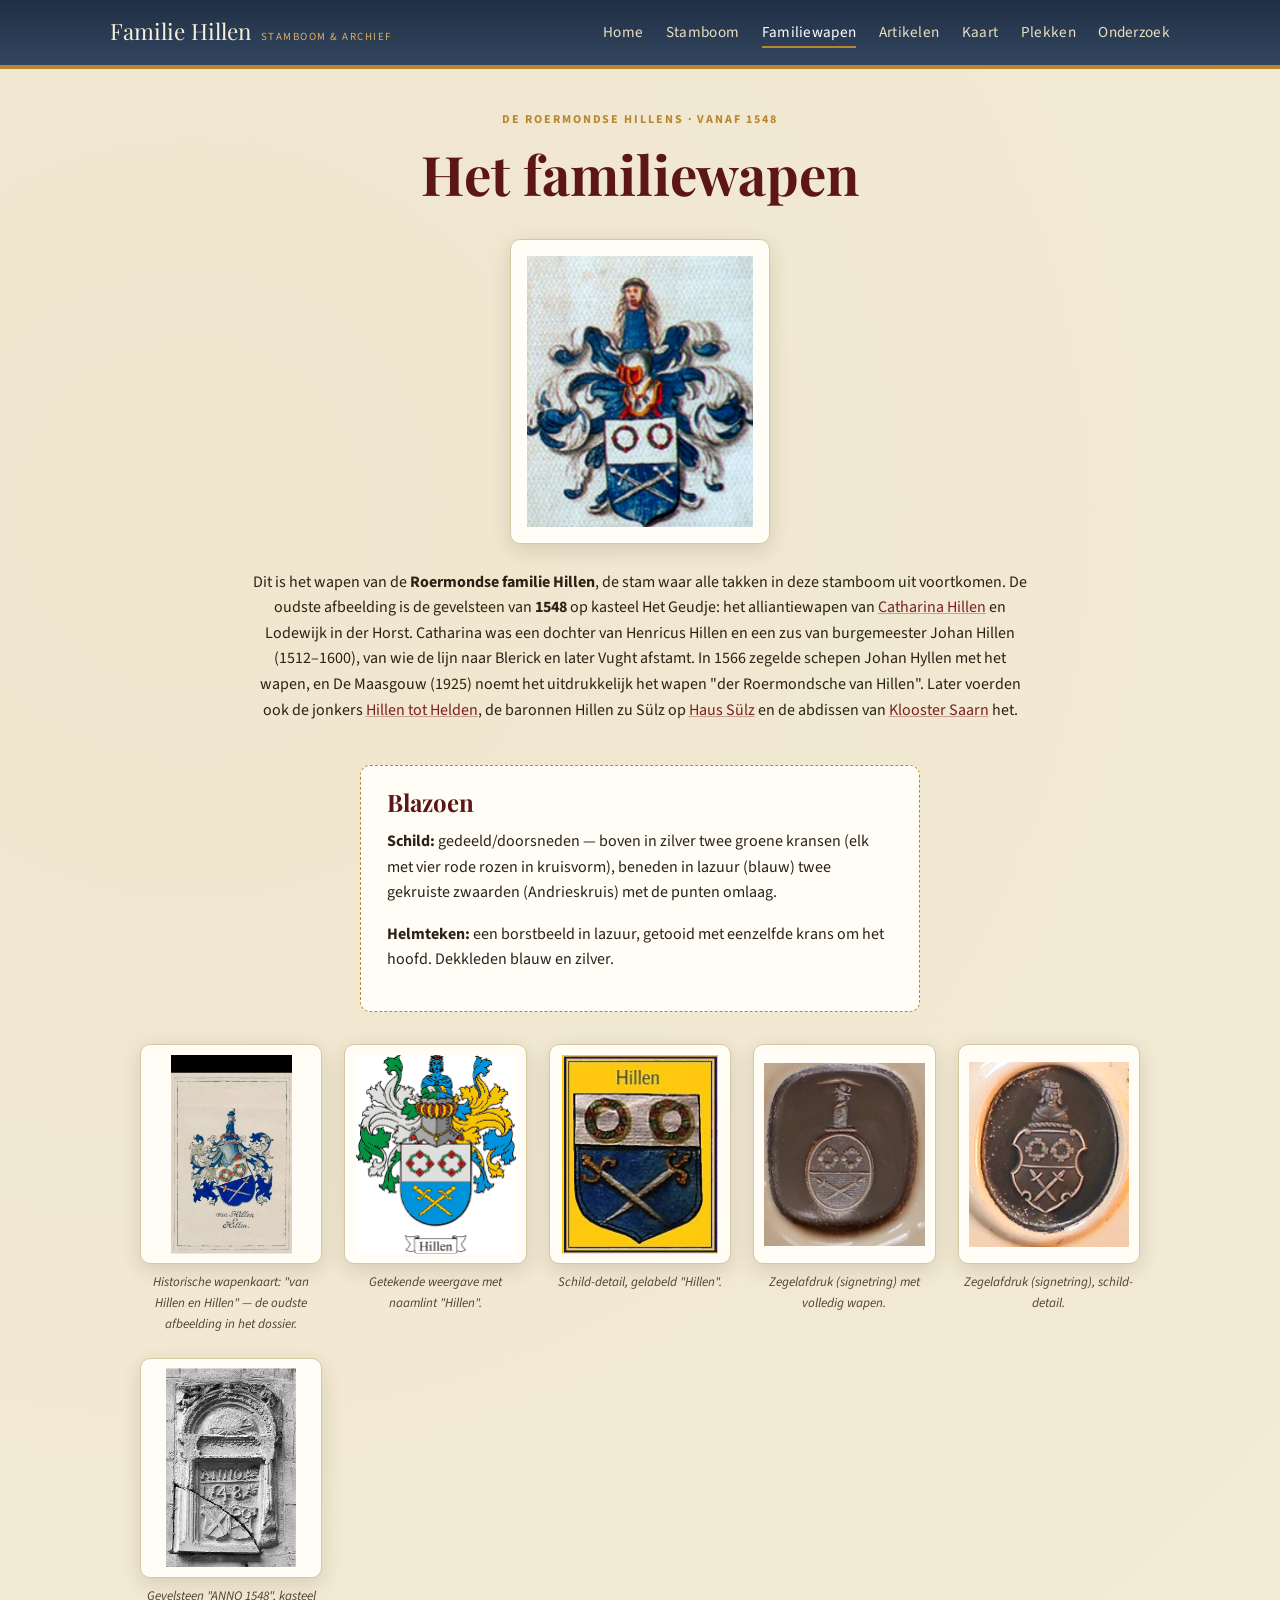
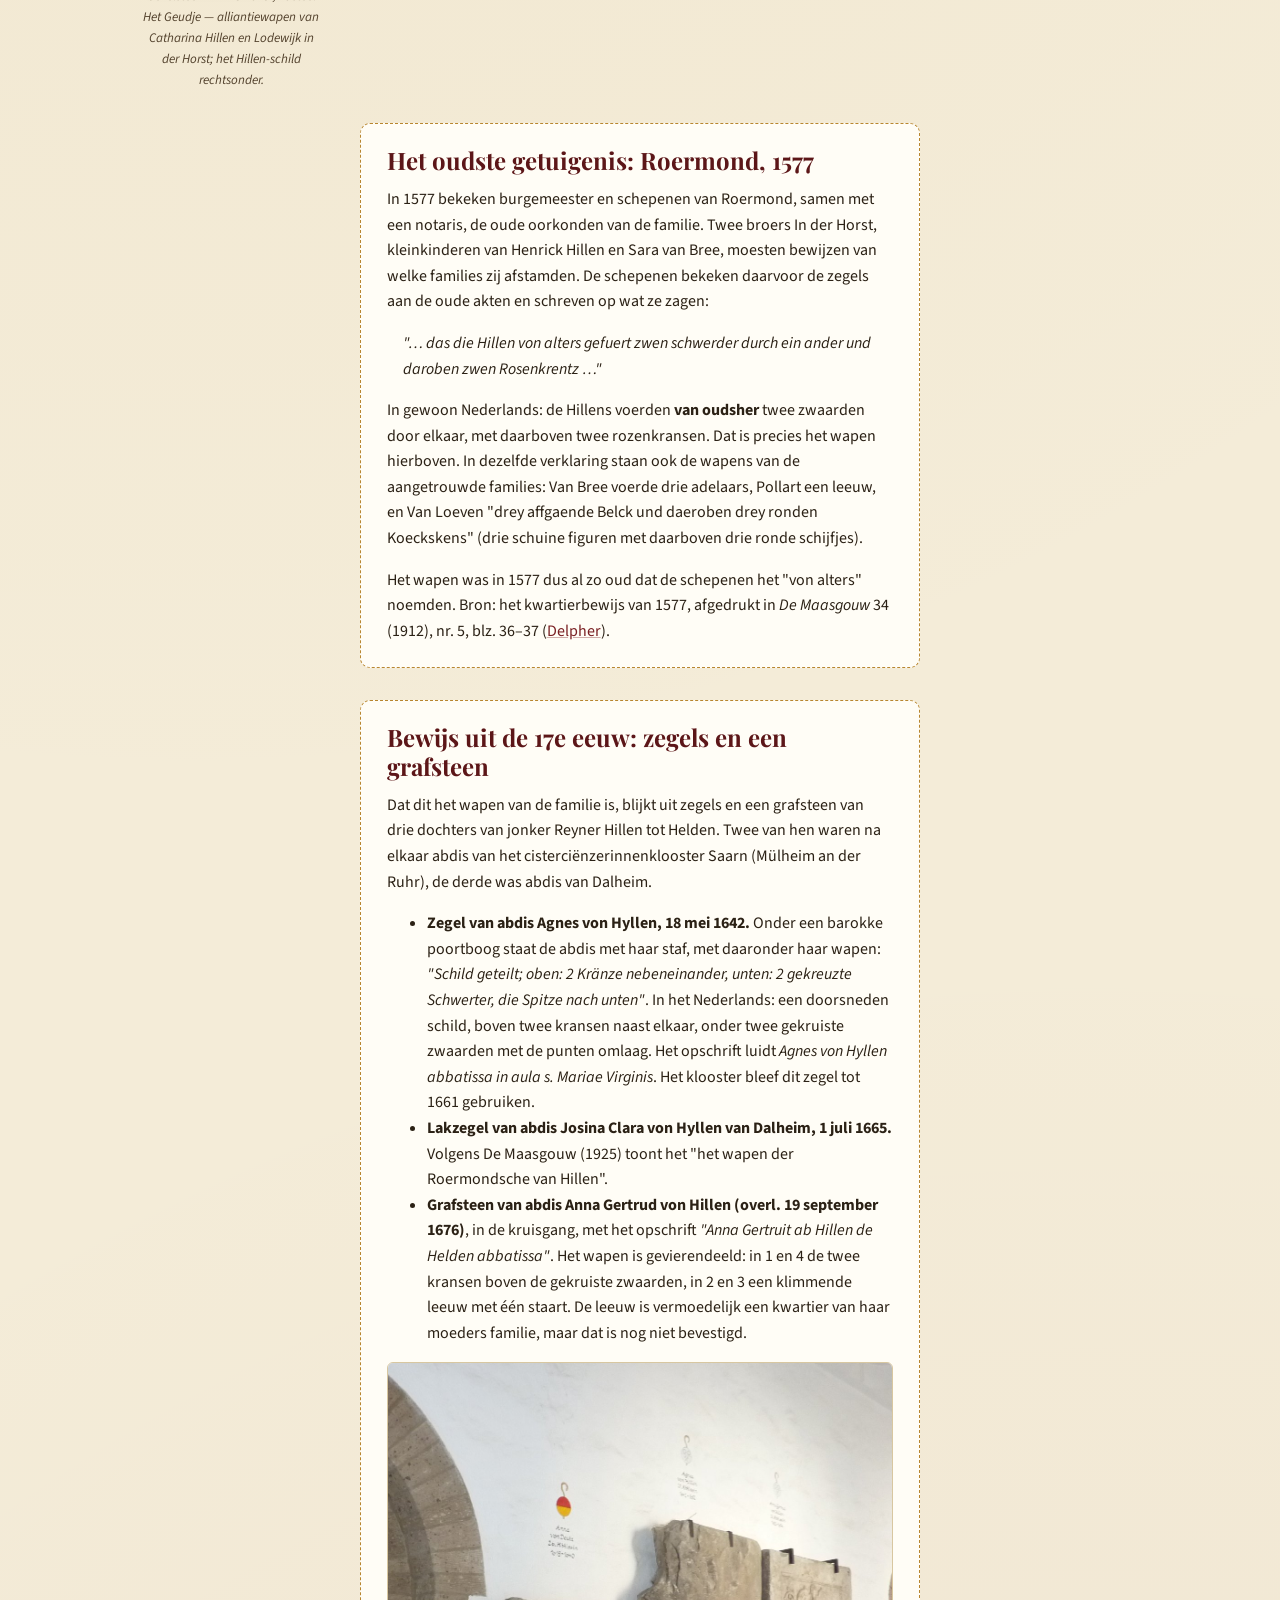
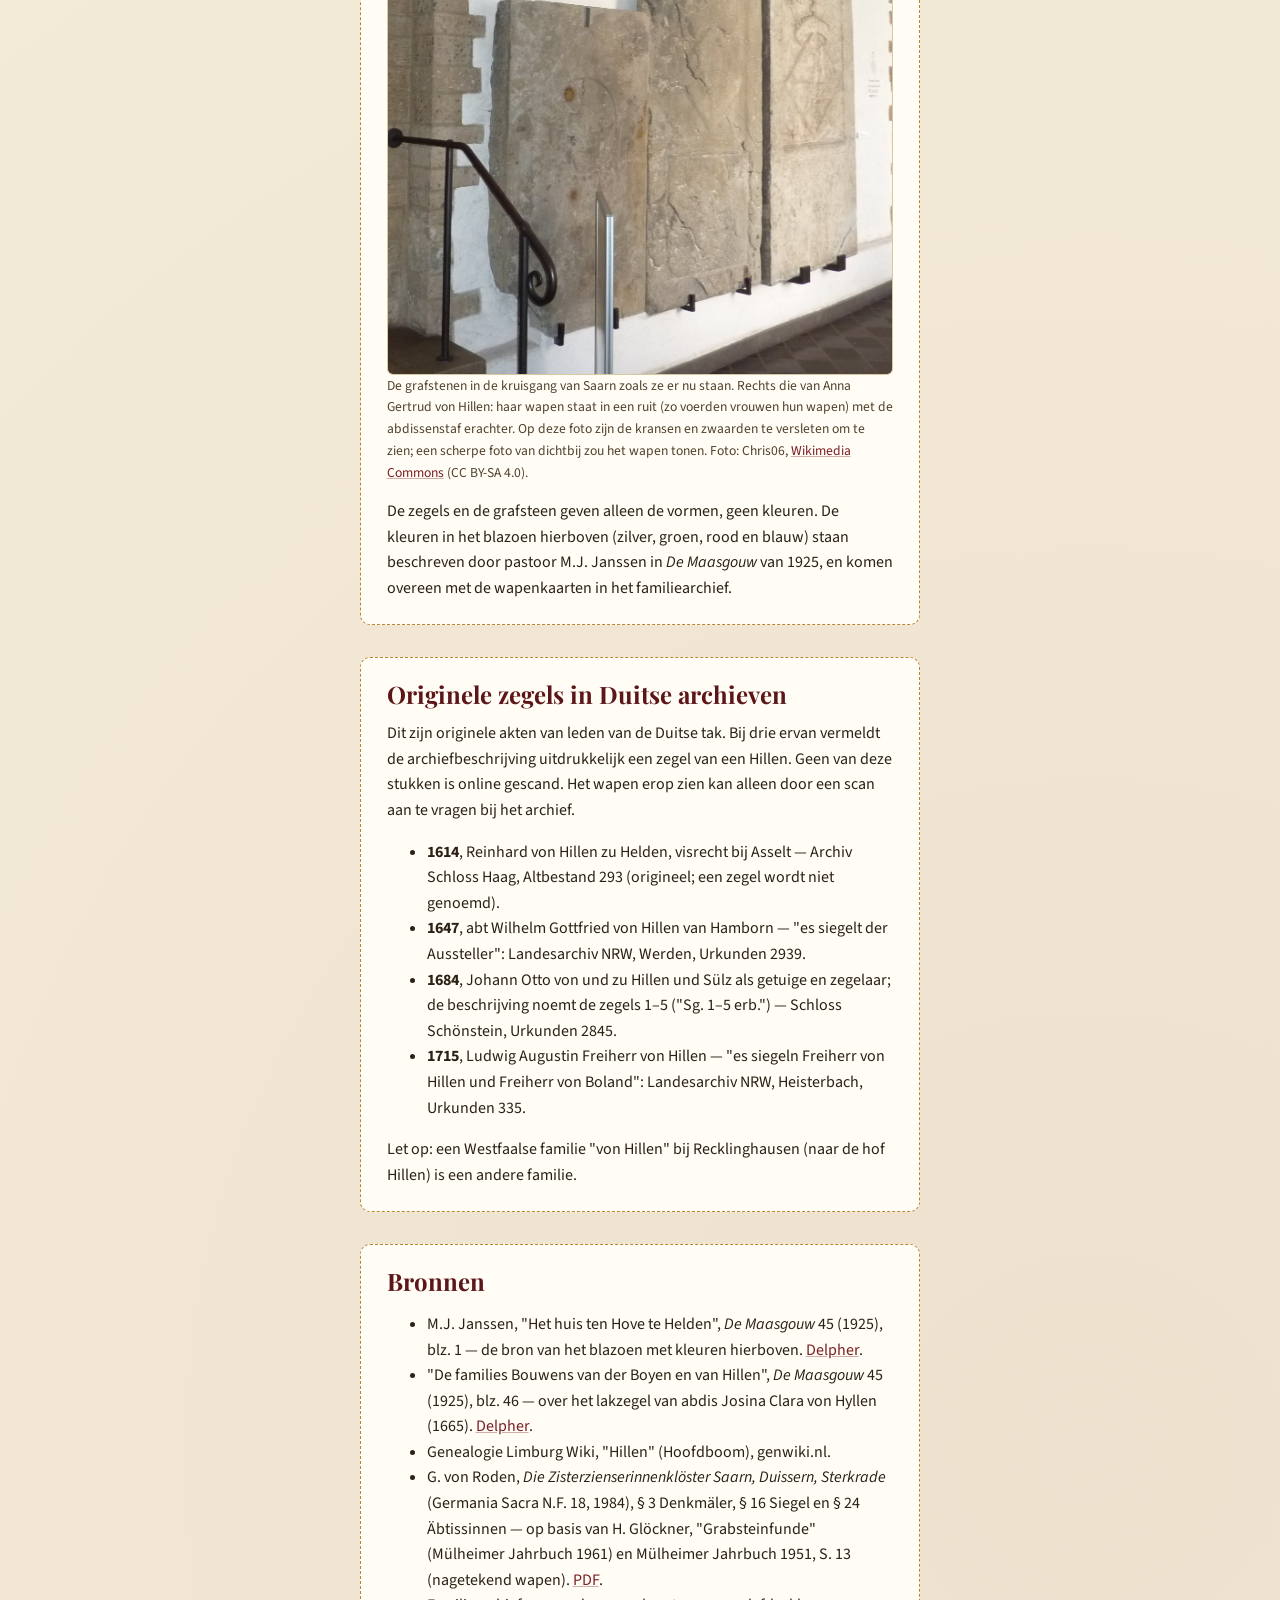
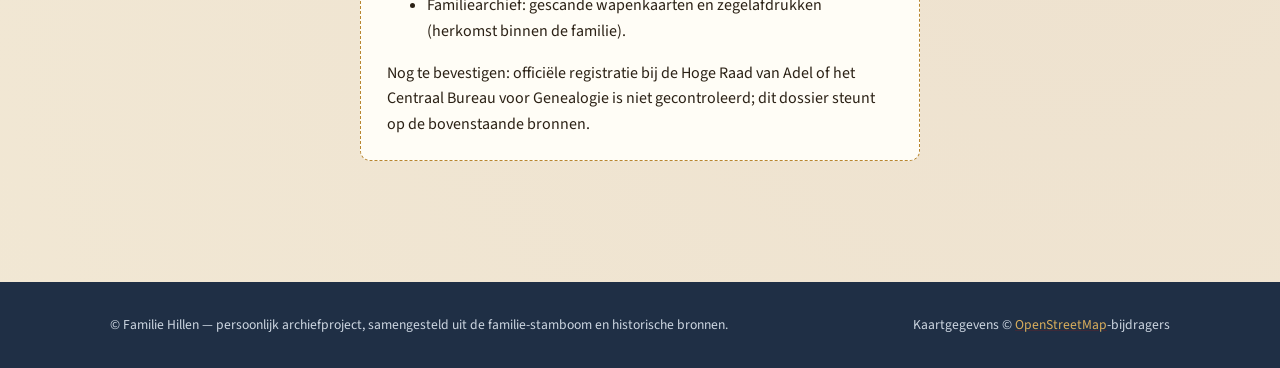
<file: wapen.html>
<!DOCTYPE html>
<html lang="nl">
<head>
<meta charset="UTF-8">
<meta name="viewport" content="width=device-width, initial-scale=1.0">
<title>Familiewapen · Familie Hillen</title>
<meta name="description" content="Het wapen van de adellijke jonker-tak Hillen tot Helden: schild, blazoen, zegelafdrukken en historische afbeeldingen.">
<link rel="preconnect" href="https://fonts.googleapis.com"><link rel="preconnect" href="https://fonts.gstatic.com" crossorigin><link href="https://fonts.googleapis.com/css2?family=Playfair+Display:wght@600;700;800&family=Source+Sans+3:wght@400;600;700&display=swap" rel="stylesheet">
<link rel="stylesheet" href="css/style.css">

</head>
<body>
<header class="site-header">
  <div class="container">
    <a class="brand" href="index.html">Familie Hillen <small>Stamboom &amp; archief</small></a>
    <button class="nav-toggle" id="nav-toggle" type="button" aria-label="Menu">
      <span></span><span></span><span></span>
    </button>
    <nav class="main-nav" id="main-nav">
      <ul>
        <li><a href="index.html">Home</a></li>
        <li><a href="stamboom.html">Stamboom</a></li>
        <li><a href="wapen.html" class="active">Familiewapen</a></li>
        <li><a href="artikelen.html">Artikelen</a></li>
        <li><a href="kaart.html">Kaart</a></li>
        <li><a href="plekken.html">Plekken</a></li>
        <li><a href="onderzoek.html">Onderzoek</a></li>
      </ul>
    </nav>
  </div>
</header>
<main>

<section class="section container">
  <div class="section-head">
    <p class="kicker">De Roermondse Hillens · vanaf 1548</p>
    <h1>Het familiewapen</h1>
  </div>
  <div class="wapen-shell">
    <img class="wapen-hero" src="assets/images/fotos/familiewapen_schoon.png" alt="Wapen van de familie (van) Hillen: gedeeld schild met boven twee kransen van rozen en beneden twee gekruiste zwaarden, gedekt door een helmteken met borstbeeld.">
    <p class="narrow">
      Dit is het wapen van de <strong>Roermondse familie Hillen</strong>, de stam waar alle takken in deze
      stamboom uit voortkomen. De oudste afbeelding is de gevelsteen van <strong>1548</strong> op kasteel Het Geudje:
      het alliantiewapen van <a href="plekken.html#roermond">Catharina Hillen</a> en Lodewijk in der Horst. Catharina
      was een dochter van Henricus Hillen en een zus van burgemeester Johan Hillen (1512–1600), van wie de lijn naar
      Blerick en later Vught afstamt. In 1566 zegelde schepen Johan Hyllen met het wapen, en De Maasgouw (1925)
      noemt het uitdrukkelijk het wapen "der Roermondsche van Hillen". Later voerden ook de jonkers
      <a href="stamboom.html">Hillen tot Helden</a>, de baronnen Hillen zu Sülz op
      <a href="plekken.html#haus-suelz">Haus Sülz</a> en de abdissen van <a href="plekken.html#kloster-saarn">Klooster Saarn</a> het.
    </p>
    <div class="howto-box" style="text-align:left;">
      <h3>Blazoen</h3>
      <p><strong>Schild:</strong> gedeeld/doorsneden — boven in zilver twee groene kransen (elk met vier rode
      rozen in kruisvorm), beneden in lazuur (blauw) twee gekruiste zwaarden (Andrieskruis) met de punten omlaag.</p>
      <p><strong>Helmteken:</strong> een borstbeeld in lazuur, getooid met eenzelfde krans om het hoofd.
      Dekkleden blauw en zilver.</p>
    </div>
  </div>

  <div class="wapen-gallery">
    <figure>
      <img src="assets/images/fotos/wapen4_cropped.jpg" alt="Handgekleurde 17e/18e-eeuwse wapenkaart 'van Hillen en Hillen' uit een heraldisch register.">
      <figcaption>Historische wapenkaart: "van Hillen en Hillen" — de oudste afbeelding in het dossier.</figcaption>
    </figure>
    <figure>
      <img src="assets/images/fotos/wapen1.png" alt="Getekend wapen Hillen met dekkleden en naamlint.">
      <figcaption>Getekende weergave met naamlint "Hillen".</figcaption>
    </figure>
    <figure>
      <img src="assets/images/fotos/wapen2.jpg" alt="Eenvoudige weergave van het schild Hillen, gelabeld.">
      <figcaption>Schild-detail, gelabeld "Hillen".</figcaption>
    </figure>
    <figure>
      <img src="assets/images/fotos/ringhillen.png" alt="Zegelafdruk met het wapen Hillen, met volledig helmteken.">
      <figcaption>Zegelafdruk (signetring) met volledig wapen.</figcaption>
    </figure>
    <figure>
      <img src="assets/images/fotos/ringhillen2.png" alt="Zegelafdruk met alleen het schild van het wapen Hillen.">
      <figcaption>Zegelafdruk (signetring), schild-detail.</figcaption>
    </figure>
    <figure>
      <img src="assets/images/fotos/gevelwapen_kasteelhetgeudje(rechts_hillenwapen).jpg" alt="Gevelsteen 'ANNO 1548' van kasteel Het Geudje, met rechtsonder het Hillen-wapen.">
      <figcaption>Gevelsteen "ANNO 1548", kasteel Het Geudje — alliantiewapen van Catharina Hillen en Lodewijk in der Horst; het Hillen-schild rechtsonder.</figcaption>
    </figure>
  </div>

  <div class="wapen-shell">
    <div class="howto-box" style="text-align:left;">
      <h3>Het oudste getuigenis: Roermond, 1577</h3>
      <p>In 1577 bekeken burgemeester en schepenen van Roermond, samen met een notaris, de oude oorkonden van de familie.
      Twee broers In der Horst, kleinkinderen van Henrick Hillen en Sara van Bree, moesten bewijzen van welke families zij
      afstamden. De schepenen bekeken daarvoor de zegels aan de oude akten en schreven op wat ze zagen:</p>
      <p style="margin-left:1rem;"><em>"… das die Hillen von alters gefuert zwen schwerder durch ein ander und daroben zwen
      Rosenkrentz …"</em></p>
      <p>In gewoon Nederlands: de Hillens voerden <strong>van oudsher</strong> twee zwaarden door elkaar, met daarboven twee
      rozenkransen. Dat is precies het wapen hierboven. In dezelfde verklaring staan ook de wapens van de aangetrouwde
      families: Van Bree voerde drie adelaars, Pollart een leeuw, en Van Loeven "drey affgaende Belck und daeroben drey ronden
      Koeckskens" (drie schuine figuren met daarboven drie ronde schijfjes).</p>
      <p style="margin-bottom:0;">Het wapen was in 1577 dus al zo oud dat de schepenen het "von alters" noemden. Bron: het
      kwartierbewijs van 1577, afgedrukt in <em>De Maasgouw</em> 34 (1912), nr. 5, blz. 36–37
      (<a href="https://resolver.kb.nl/resolve?urn=dts:2427006:mpeg21" target="_blank" rel="noopener">Delpher</a>).</p>
    </div>
  </div>

  <div class="wapen-shell">
    <div class="howto-box" style="text-align:left;">
      <h3>Bewijs uit de 17e eeuw: zegels en een grafsteen</h3>
      <p>Dat dit het wapen van de familie is, blijkt uit zegels en een grafsteen van drie dochters van jonker Reyner Hillen tot Helden.
      Twee van hen waren na elkaar abdis van het cisterciënzerinnenklooster Saarn (Mülheim an der Ruhr), de derde
      was abdis van Dalheim.</p>
      <ul>
        <li><strong>Zegel van abdis Agnes von Hyllen, 18 mei 1642.</strong> Onder een barokke poortboog staat de
        abdis met haar staf, met daaronder haar wapen: <em>"Schild geteilt; oben: 2 Kränze nebeneinander,
        unten: 2 gekreuzte Schwerter, die Spitze nach unten"</em>. In het Nederlands: een doorsneden schild,
        boven twee kransen naast elkaar, onder twee gekruiste zwaarden met de punten omlaag. Het opschrift luidt
        <em>Agnes von Hyllen abbatissa in aula s. Mariae Virginis</em>. Het klooster bleef dit zegel tot 1661
        gebruiken.</li>
        <li><strong>Lakzegel van abdis Josina Clara von Hyllen van Dalheim, 1 juli 1665.</strong> Volgens De Maasgouw
        (1925) toont het "het wapen der Roermondsche van Hillen".</li>
        <li><strong>Grafsteen van abdis Anna Gertrud von Hillen (overl. 19 september 1676)</strong>, in de
        kruisgang, met het opschrift <em>"Anna Gertruit ab Hillen de Helden abbatissa"</em>. Het wapen is
        gevierendeeld: in 1 en 4 de twee kransen boven de gekruiste zwaarden, in 2 en 3 een klimmende leeuw
        met één staart. De leeuw is vermoedelijk een kwartier van haar moeders familie, maar dat is nog niet
        bevestigd.</li>
      </ul>
      <figure style="margin:0.6rem 0 1rem;">
        <img src="assets/images/fotos/saarn_grafstenen_hillen.jpg" alt="Grafstenen in de kruisgang van Klooster Saarn; rechts die van Anna Gertrud von Hillen met haar ruitvormige wapen." style="border-radius:6px;border:1px solid var(--border);">
        <figcaption style="font-size:0.85rem;color:var(--ink-soft);">De grafstenen in de kruisgang van Saarn zoals ze er nu staan. Rechts die van
        Anna Gertrud von Hillen: haar wapen staat in een ruit (zo voerden vrouwen hun wapen) met de abdissenstaf erachter.
        Op deze foto zijn de kransen en zwaarden te versleten om te zien; een scherpe foto van dichtbij zou het wapen
        tonen. Foto: Chris06, <a href="https://commons.wikimedia.org/wiki/File:Kloster_Saarn13.JPG" target="_blank" rel="noopener">Wikimedia Commons</a> (CC BY-SA 4.0).</figcaption>
      </figure>
      <p style="margin-bottom:0;">De zegels en de grafsteen geven alleen de vormen, geen kleuren. De kleuren in het
      blazoen hierboven (zilver, groen, rood en blauw) staan beschreven door pastoor M.J. Janssen in <em>De Maasgouw</em>
      van 1925, en komen overeen met de wapenkaarten in het familiearchief.</p>
    </div>
  </div>

  <div class="wapen-shell">
    <div class="howto-box" style="text-align:left;">
      <h3>Originele zegels in Duitse archieven</h3>
      <p>Dit zijn originele akten van leden van de Duitse tak. Bij drie ervan vermeldt de archiefbeschrijving uitdrukkelijk een zegel van een Hillen.
      Geen van deze stukken is online gescand. Het wapen erop zien kan alleen door een scan aan te vragen bij het archief.</p>
      <ul>
        <li><strong>1614</strong>, Reinhard von Hillen zu Helden, visrecht bij Asselt — Archiv Schloss Haag, Altbestand 293 (origineel; een zegel wordt niet genoemd).</li>
        <li><strong>1647</strong>, abt Wilhelm Gottfried von Hillen van Hamborn — "es siegelt der Aussteller": Landesarchiv NRW, Werden, Urkunden 2939.</li>
        <li><strong>1684</strong>, Johann Otto von und zu Hillen und Sülz als getuige en zegelaar; de beschrijving noemt de zegels 1–5 ("Sg. 1–5 erb.") — Schloss Schönstein, Urkunden 2845.</li>
        <li><strong>1715</strong>, Ludwig Augustin Freiherr von Hillen — "es siegeln Freiherr von Hillen und Freiherr von Boland": Landesarchiv NRW, Heisterbach, Urkunden 335.</li>
      </ul>
      <p style="margin-bottom:0;">Let op: een Westfaalse familie "von Hillen" bij Recklinghausen (naar de hof Hillen) is een andere familie.</p>
    </div>
  </div>

  <div class="wapen-shell">
    <div class="howto-box" style="text-align:left;">
      <h3>Bronnen</h3>
      <ul>
        <li>M.J. Janssen, "Het huis ten Hove te Helden", <em>De Maasgouw</em> 45 (1925), blz. 1 — de bron van het
        blazoen met kleuren hierboven. <a href="https://resolver.kb.nl/resolve?urn=dts:2430009:mpeg21" target="_blank" rel="noopener">Delpher</a>.</li>
        <li>"De families Bouwens van der Boyen en van Hillen", <em>De Maasgouw</em> 45 (1925), blz. 46 — over het lakzegel
        van abdis Josina Clara von Hyllen (1665). <a href="https://resolver.kb.nl/resolve?urn=dts:2430012:mpeg21" target="_blank" rel="noopener">Delpher</a>.</li>
        <li>Genealogie Limburg Wiki, "Hillen" (Hoofdboom), genwiki.nl.</li>
        <li>G. von Roden, <em>Die Zisterzienserinnenklöster Saarn, Duissern, Sterkrade</em> (Germania Sacra N.F. 18,
        1984), § 3 Denkmäler, § 16 Siegel en § 24 Äbtissinnen — op basis van H. Glöckner, "Grabsteinfunde"
        (Mülheimer Jahrbuch 1961) en Mülheimer Jahrbuch 1951, S. 13 (nagetekend wapen).
        <a href="https://personendatenbank.germania-sacra.de/files/books/NF%2018%20Rode%20Saarn,%20Duissern,%20Sterkrade.pdf" target="_blank" rel="noopener">PDF</a>.</li>
        <li>Familiearchief: gescande wapenkaarten en zegelafdrukken (herkomst binnen de familie).</li>
      </ul>
      <p style="margin-bottom:0;">Nog te bevestigen: officiële registratie bij de Hoge Raad van Adel of het
      Centraal Bureau voor Genealogie is niet gecontroleerd; dit dossier steunt op de bovenstaande bronnen.</p>
    </div>
  </div>
</section>

</main>
<footer class="site-footer">
  <div class="container">
    <span>&copy; Familie Hillen — persoonlijk archiefproject, samengesteld uit de familie-stamboom en historische bronnen.</span>
    <span>Kaartgegevens &copy; <a href="https://www.openstreetmap.org/copyright" target="_blank" rel="noopener">OpenStreetMap</a>-bijdragers</span>
  </div>
</footer>
<script>
document.getElementById('nav-toggle').addEventListener('click', function() {
  this.classList.toggle('open');
  document.getElementById('main-nav').classList.toggle('open');
});
</script>
<script src="js/lightbox.js"></script>
</body>
</html>
</file>
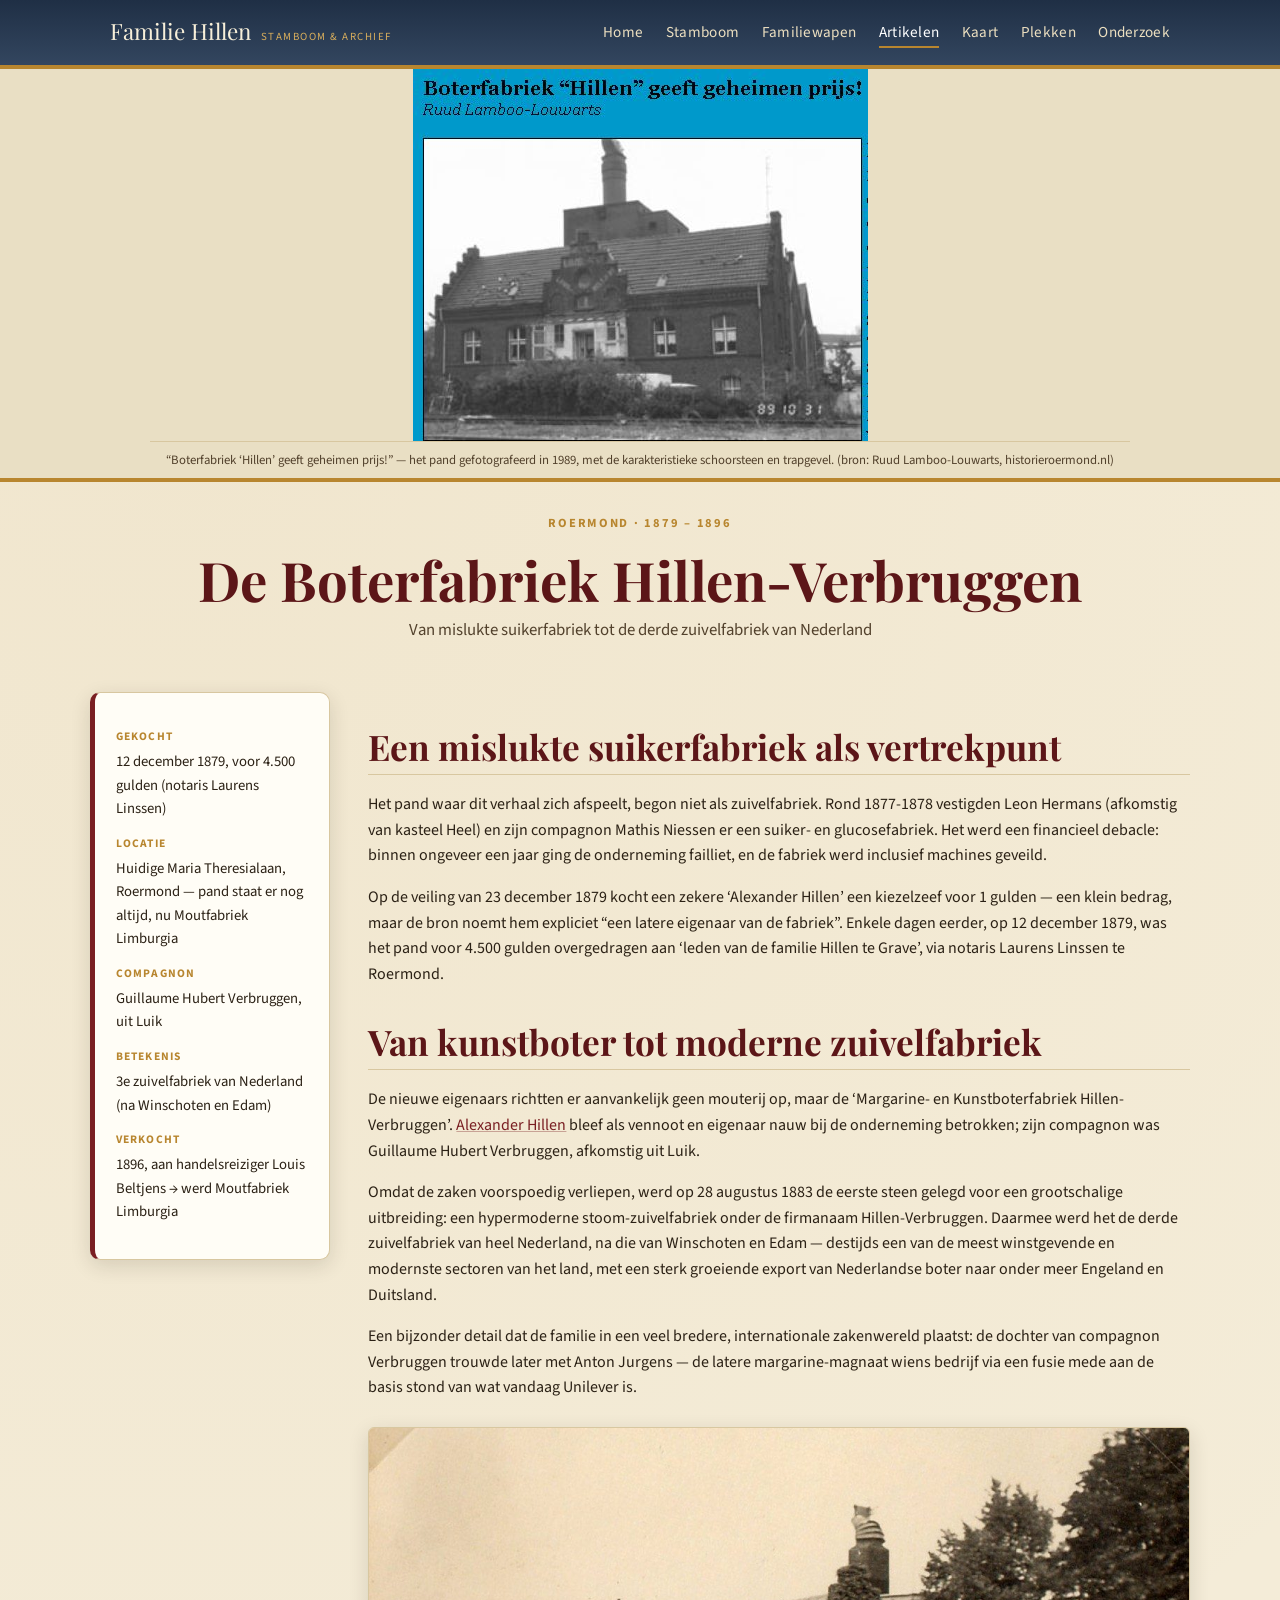
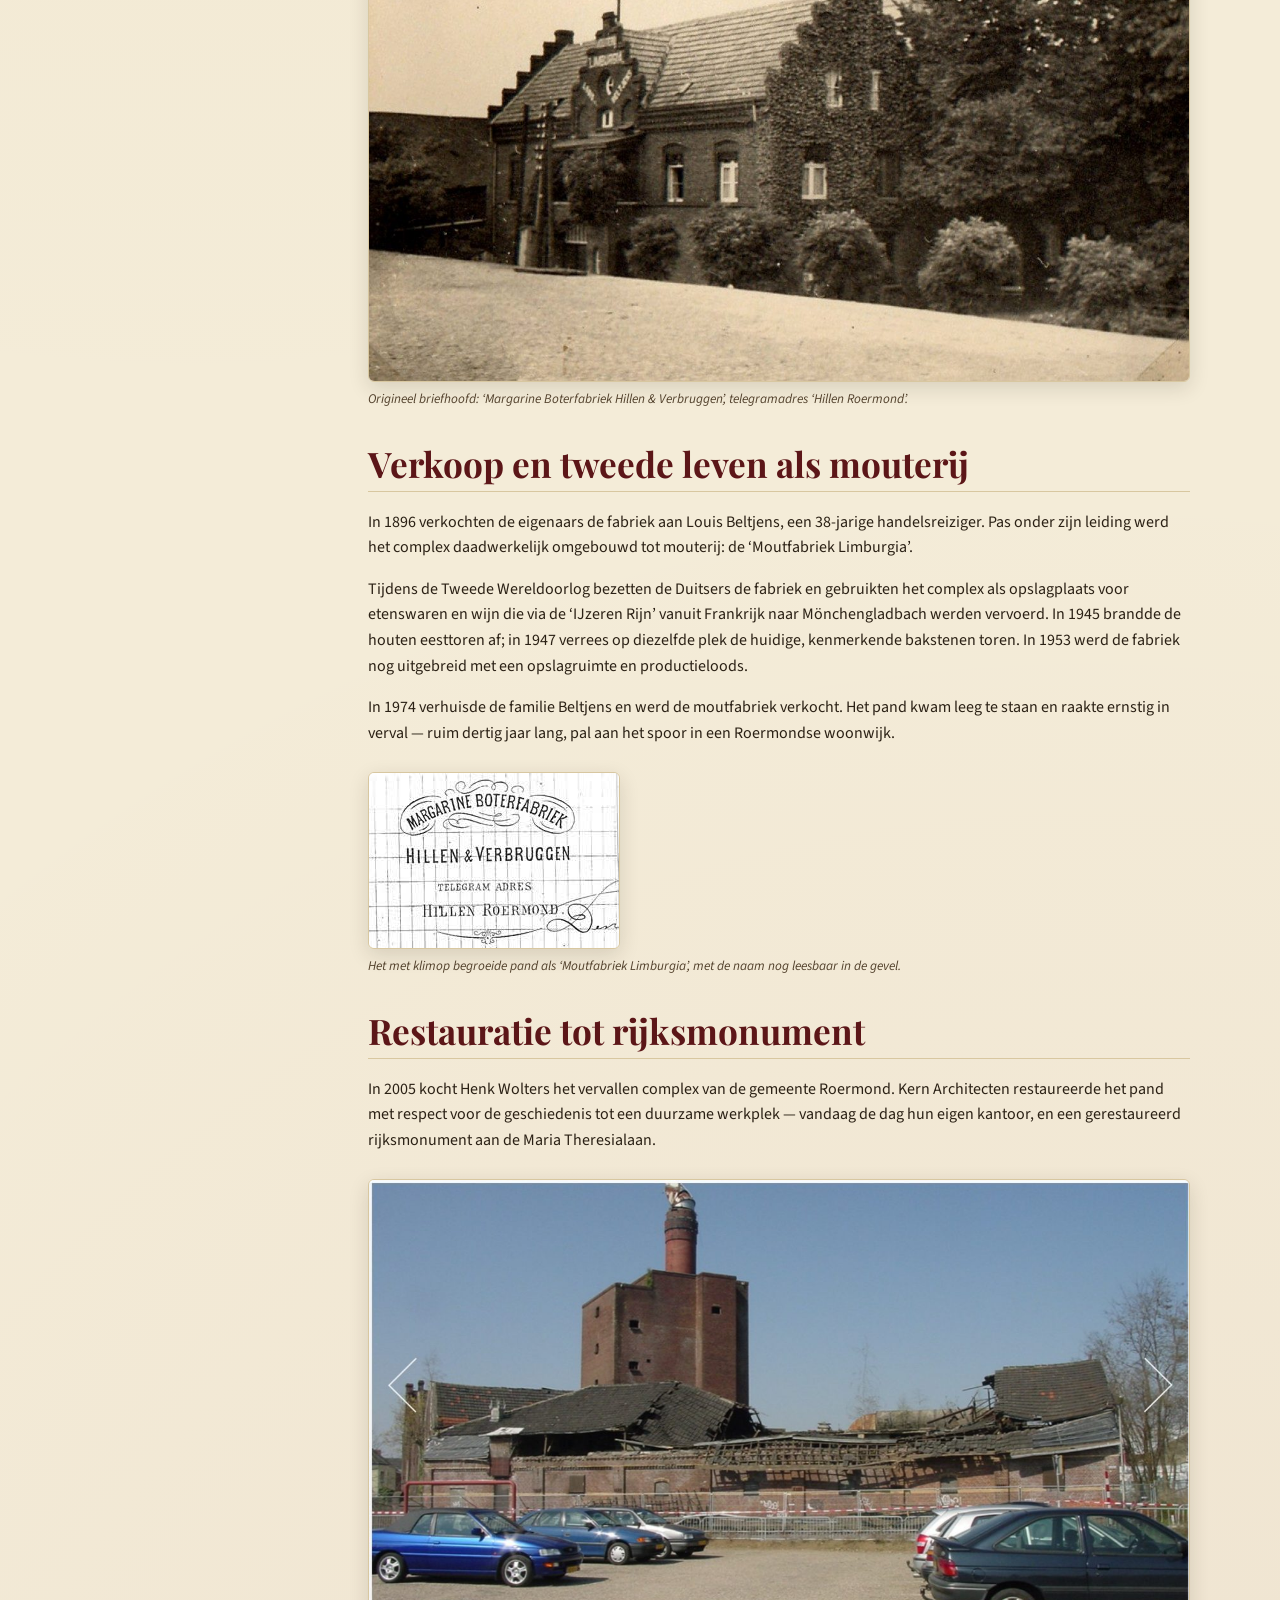
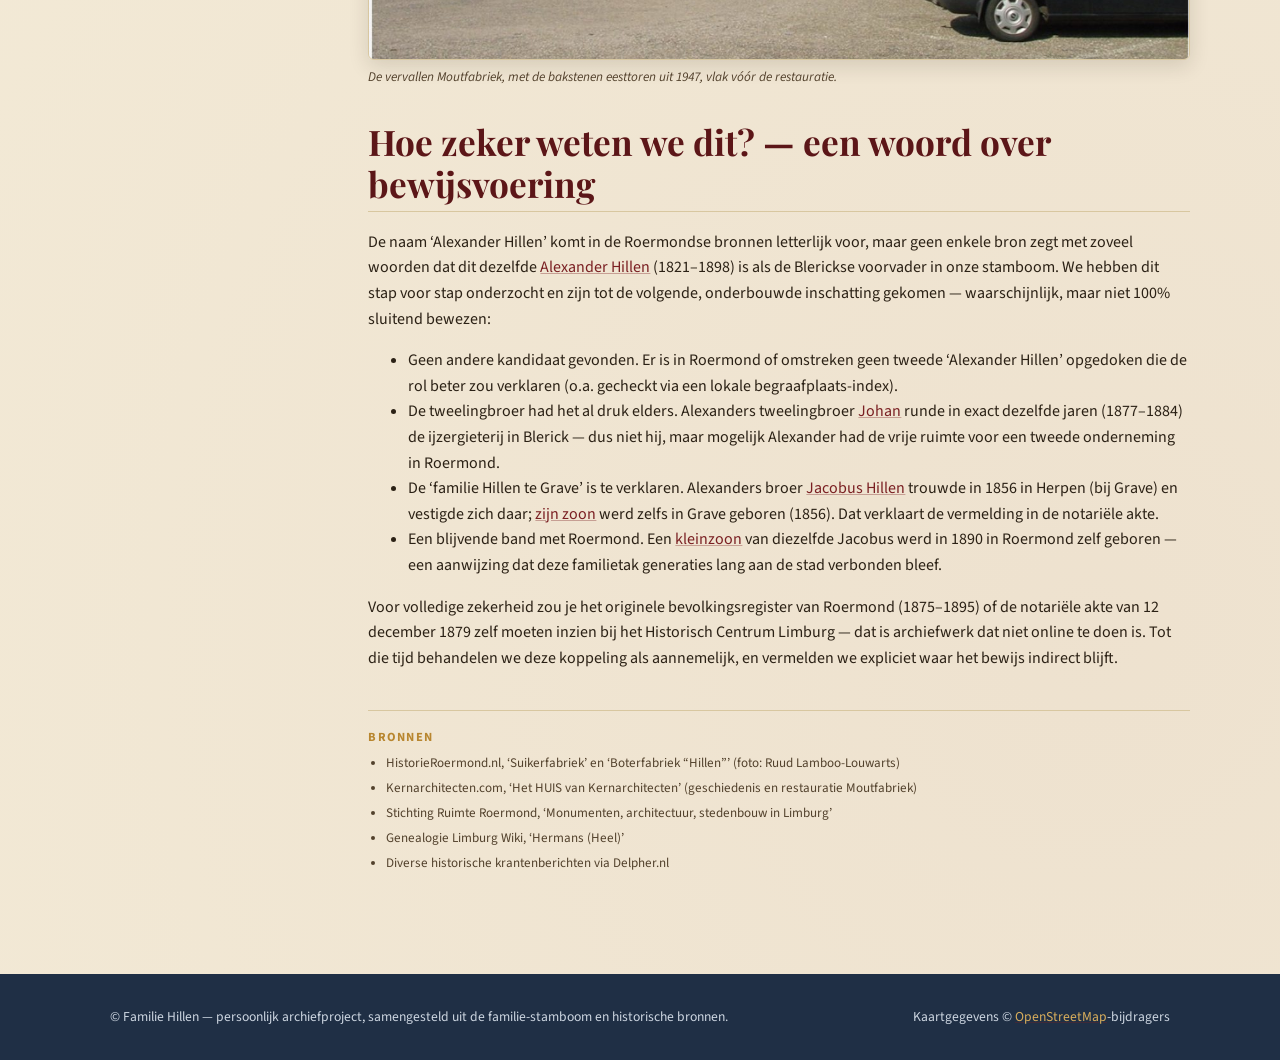
<file: artikelen/boterfabriek-roermond.html>
<!DOCTYPE html>
<html lang="nl">
<head>
<meta charset="UTF-8">
<meta name="viewport" content="width=device-width, initial-scale=1.0">
<title>De Boterfabriek Hillen-Verbruggen · Familie Hillen</title>
<meta name="description" content="Een geveilde suikerfabriek, een Blerickse familie die de sprong waagt, en een pand dat via Moutfabriek Limburgia tot op de dag van vandaag overeind staat.">
<link rel="preconnect" href="https://fonts.googleapis.com"><link rel="preconnect" href="https://fonts.gstatic.com" crossorigin><link href="https://fonts.googleapis.com/css2?family=Playfair+Display:wght@600;700;800&family=Source+Sans+3:wght@400;600;700&display=swap" rel="stylesheet">
<link rel="stylesheet" href="../css/style.css">

</head>
<body>
<header class="site-header">
  <div class="container">
    <a class="brand" href="../index.html">Familie Hillen <small>Stamboom &amp; archief</small></a>
    <button class="nav-toggle" id="nav-toggle" type="button" aria-label="Menu">
      <span></span><span></span><span></span>
    </button>
    <nav class="main-nav" id="main-nav">
      <ul>
        <li><a href="../index.html">Home</a></li>
        <li><a href="../stamboom.html">Stamboom</a></li>
        <li><a href="../wapen.html">Familiewapen</a></li>
        <li><a href="../artikelen.html" class="active">Artikelen</a></li>
        <li><a href="../kaart.html">Kaart</a></li>
        <li><a href="../plekken.html">Plekken</a></li>
        <li><a href="../onderzoek.html">Onderzoek</a></li>
      </ul>
    </nav>
  </div>
</header>
<main>

<div class="article-hero">
  <img src="../assets/images/artikelen/boterfabriek_roermond/boterfabriek_roermond_p1_1.jpg" alt="De Boterfabriek Hillen-Verbruggen">
  <div class="caption container">“Boterfabriek ‘Hillen’ geeft geheimen prijs!” — het pand gefotografeerd in 1989, met de karakteristieke schoorsteen en trapgevel. (bron: Ruud Lamboo-Louwarts, historieroermond.nl)</div>
</div>
<div class="article-head container">
  <p class="era">Roermond · 1879 – 1896</p>
  <h1>De Boterfabriek Hillen-Verbruggen</h1>
  <p class="sub">Van mislukte suikerfabriek tot de derde zuivelfabriek van Nederland</p>
</div>
<div class="article-layout container">
  <aside class="facts-box">
    <dl><dt>Gekocht</dt><dd>12 december 1879, voor 4.500 gulden (notaris Laurens Linssen)</dd><dt>Locatie</dt><dd>Huidige Maria Theresialaan, Roermond — pand staat er nog altijd, nu Moutfabriek Limburgia</dd><dt>Compagnon</dt><dd>Guillaume Hubert Verbruggen, uit Luik</dd><dt>Betekenis</dt><dd>3e zuivelfabriek van Nederland (na Winschoten en Edam)</dd><dt>Verkocht</dt><dd>1896, aan handelsreiziger Louis Beltjens → werd Moutfabriek Limburgia</dd></dl>
  </aside>
  <article class="article-body">
    <h2>Een mislukte suikerfabriek als vertrekpunt</h2><p>Het pand waar dit verhaal zich afspeelt, begon niet als zuivelfabriek. Rond 1877-1878 vestigden Leon Hermans (afkomstig van kasteel Heel) en zijn compagnon Mathis Niessen er een suiker- en glucosefabriek. Het werd een financieel debacle: binnen ongeveer een jaar ging de onderneming failliet, en de fabriek werd inclusief machines geveild.</p><p>Op de veiling van 23 december 1879 kocht een zekere ‘Alexander Hillen’ een kiezelzeef voor 1 gulden — een klein bedrag, maar de bron noemt hem expliciet “een latere eigenaar van de fabriek”. Enkele dagen eerder, op 12 december 1879, was het pand voor 4.500 gulden overgedragen aan ‘leden van de familie Hillen te Grave’, via notaris Laurens Linssen te Roermond.</p><h2>Van kunstboter tot moderne zuivelfabriek</h2><p>De nieuwe eigenaars richtten er aanvankelijk geen mouterij op, maar de ‘Margarine- en Kunstboterfabriek Hillen-Verbruggen’. <a href="../stamboom.html?persoon=P0005" title="Alexander Hillen in de stamboom">Alexander Hillen</a> bleef als vennoot en eigenaar nauw bij de onderneming betrokken; zijn compagnon was Guillaume Hubert Verbruggen, afkomstig uit Luik.</p><p>Omdat de zaken voorspoedig verliepen, werd op 28 augustus 1883 de eerste steen gelegd voor een grootschalige uitbreiding: een hypermoderne stoom-zuivelfabriek onder de firmanaam Hillen-Verbruggen. Daarmee werd het de derde zuivelfabriek van heel Nederland, na die van Winschoten en Edam — destijds een van de meest winstgevende en modernste sectoren van het land, met een sterk groeiende export van Nederlandse boter naar onder meer Engeland en Duitsland.</p><p>Een bijzonder detail dat de familie in een veel bredere, internationale zakenwereld plaatst: de dochter van compagnon Verbruggen trouwde later met Anton Jurgens — de latere margarine-magnaat wiens bedrijf via een fusie mede aan de basis stond van wat vandaag Unilever is.</p><figure><img src="../assets/images/artikelen/boterfabriek_roermond/boterfabriek_roermond_p2_2.jpg" alt="Origineel briefhoofd: ‘Margarine Boterfabriek Hillen &amp; Verbruggen’, telegramadres ‘Hillen Roermond’." loading="lazy"><figcaption>Origineel briefhoofd: ‘Margarine Boterfabriek Hillen &amp; Verbruggen’, telegramadres ‘Hillen Roermond’.</figcaption></figure><h2>Verkoop en tweede leven als mouterij</h2><p>In 1896 verkochten de eigenaars de fabriek aan Louis Beltjens, een 38-jarige handelsreiziger. Pas onder zijn leiding werd het complex daadwerkelijk omgebouwd tot mouterij: de ‘Moutfabriek Limburgia’.</p><p>Tijdens de Tweede Wereldoorlog bezetten de Duitsers de fabriek en gebruikten het complex als opslagplaats voor etenswaren en wijn die via de ‘IJzeren Rijn’ vanuit Frankrijk naar Mönchengladbach werden vervoerd. In 1945 brandde de houten eesttoren af; in 1947 verrees op diezelfde plek de huidige, kenmerkende bakstenen toren. In 1953 werd de fabriek nog uitgebreid met een opslagruimte en productieloods.</p><p>In 1974 verhuisde de familie Beltjens en werd de moutfabriek verkocht. Het pand kwam leeg te staan en raakte ernstig in verval — ruim dertig jaar lang, pal aan het spoor in een Roermondse woonwijk.</p><figure><img src="../assets/images/artikelen/boterfabriek_roermond/boterfabriek_roermond_p2_3.jpg" alt="Het met klimop begroeide pand als ‘Moutfabriek Limburgia’, met de naam nog leesbaar in de gevel." loading="lazy"><figcaption>Het met klimop begroeide pand als ‘Moutfabriek Limburgia’, met de naam nog leesbaar in de gevel.</figcaption></figure><h2>Restauratie tot rijksmonument</h2><p>In 2005 kocht Henk Wolters het vervallen complex van de gemeente Roermond. Kern Architecten restaureerde het pand met respect voor de geschiedenis tot een duurzame werkplek — vandaag de dag hun eigen kantoor, en een gerestaureerd rijksmonument aan de Maria Theresialaan.</p><figure><img src="../assets/images/artikelen/boterfabriek_roermond/boterfabriek_roermond_p3_4.jpg" alt="De vervallen Moutfabriek, met de bakstenen eesttoren uit 1947, vlak vóór de restauratie." loading="lazy"><figcaption>De vervallen Moutfabriek, met de bakstenen eesttoren uit 1947, vlak vóór de restauratie.</figcaption></figure><h2>Hoe zeker weten we dit? — een woord over bewijsvoering</h2><p>De naam ‘Alexander Hillen’ komt in de Roermondse bronnen letterlijk voor, maar geen enkele bron zegt met zoveel woorden dat dit dezelfde <a href="../stamboom.html?persoon=P0005" title="Alexander Hillen in de stamboom">Alexander Hillen</a> (1821–1898) is als de Blerickse voorvader in onze stamboom. We hebben dit stap voor stap onderzocht en zijn tot de volgende, onderbouwde inschatting gekomen — waarschijnlijk, maar niet 100% sluitend bewezen:</p><ul><li>Geen andere kandidaat gevonden. Er is in Roermond of omstreken geen tweede ‘Alexander Hillen’ opgedoken die de rol beter zou verklaren (o.a. gecheckt via een lokale begraafplaats-index).</li><li>De tweelingbroer had het al druk elders. Alexanders tweelingbroer <a href="../stamboom.html?persoon=P0115" title="Joannes Hillen in de stamboom">Johan</a> runde in exact dezelfde jaren (1877–1884) de ijzergieterij in Blerick — dus niet hij, maar mogelijk Alexander had de vrije ruimte voor een tweede onderneming in Roermond.</li><li>De ‘familie Hillen te Grave’ is te verklaren. Alexanders broer <a href="../stamboom.html?persoon=P0117" title="Jacobus Hubertus Hillen in de stamboom">Jacobus Hillen</a> trouwde in 1856 in Herpen (bij Grave) en vestigde zich daar; <a href="../stamboom.html?persoon=P0120" title="Albertus Antonius Hillen in de stamboom">zijn zoon</a> werd zelfs in Grave geboren (1856). Dat verklaart de vermelding in de notariële akte.</li><li>Een blijvende band met Roermond. Een <a href="../stamboom.html?persoon=P0127" title="Johannes Jacobus Theodorus Hubertus Hillen in de stamboom">kleinzoon</a> van diezelfde Jacobus werd in 1890 in Roermond zelf geboren — een aanwijzing dat deze familietak generaties lang aan de stad verbonden bleef.</li></ul><p>Voor volledige zekerheid zou je het originele bevolkingsregister van Roermond (1875–1895) of de notariële akte van 12 december 1879 zelf moeten inzien bij het Historisch Centrum Limburg — dat is archiefwerk dat niet online te doen is. Tot die tijd behandelen we deze koppeling als aannemelijk, en vermelden we expliciet waar het bewijs indirect blijft.</p>
    <div class="sources">
      <h4>Bronnen</h4>
      <ul><li>HistorieRoermond.nl, ‘Suikerfabriek’ en ‘Boterfabriek “Hillen”’ (foto: Ruud Lamboo-Louwarts)</li><li>Kernarchitecten.com, ‘Het HUIS van Kernarchitecten’ (geschiedenis en restauratie Moutfabriek)</li><li>Stichting Ruimte Roermond, ‘Monumenten, architectuur, stedenbouw in Limburg’</li><li>Genealogie Limburg Wiki, ‘Hermans (Heel)’</li><li>Diverse historische krantenberichten via Delpher.nl</li></ul>
    </div>
  </article>
</div>

</main>
<footer class="site-footer">
  <div class="container">
    <span>&copy; Familie Hillen — persoonlijk archiefproject, samengesteld uit de familie-stamboom en historische bronnen.</span>
    <span>Kaartgegevens &copy; <a href="https://www.openstreetmap.org/copyright" target="_blank" rel="noopener">OpenStreetMap</a>-bijdragers</span>
  </div>
</footer>
<script>
document.getElementById('nav-toggle').addEventListener('click', function() {
  this.classList.toggle('open');
  document.getElementById('main-nav').classList.toggle('open');
});
</script>
<script src="../js/lightbox.js"></script>
</body>
</html>
</file>
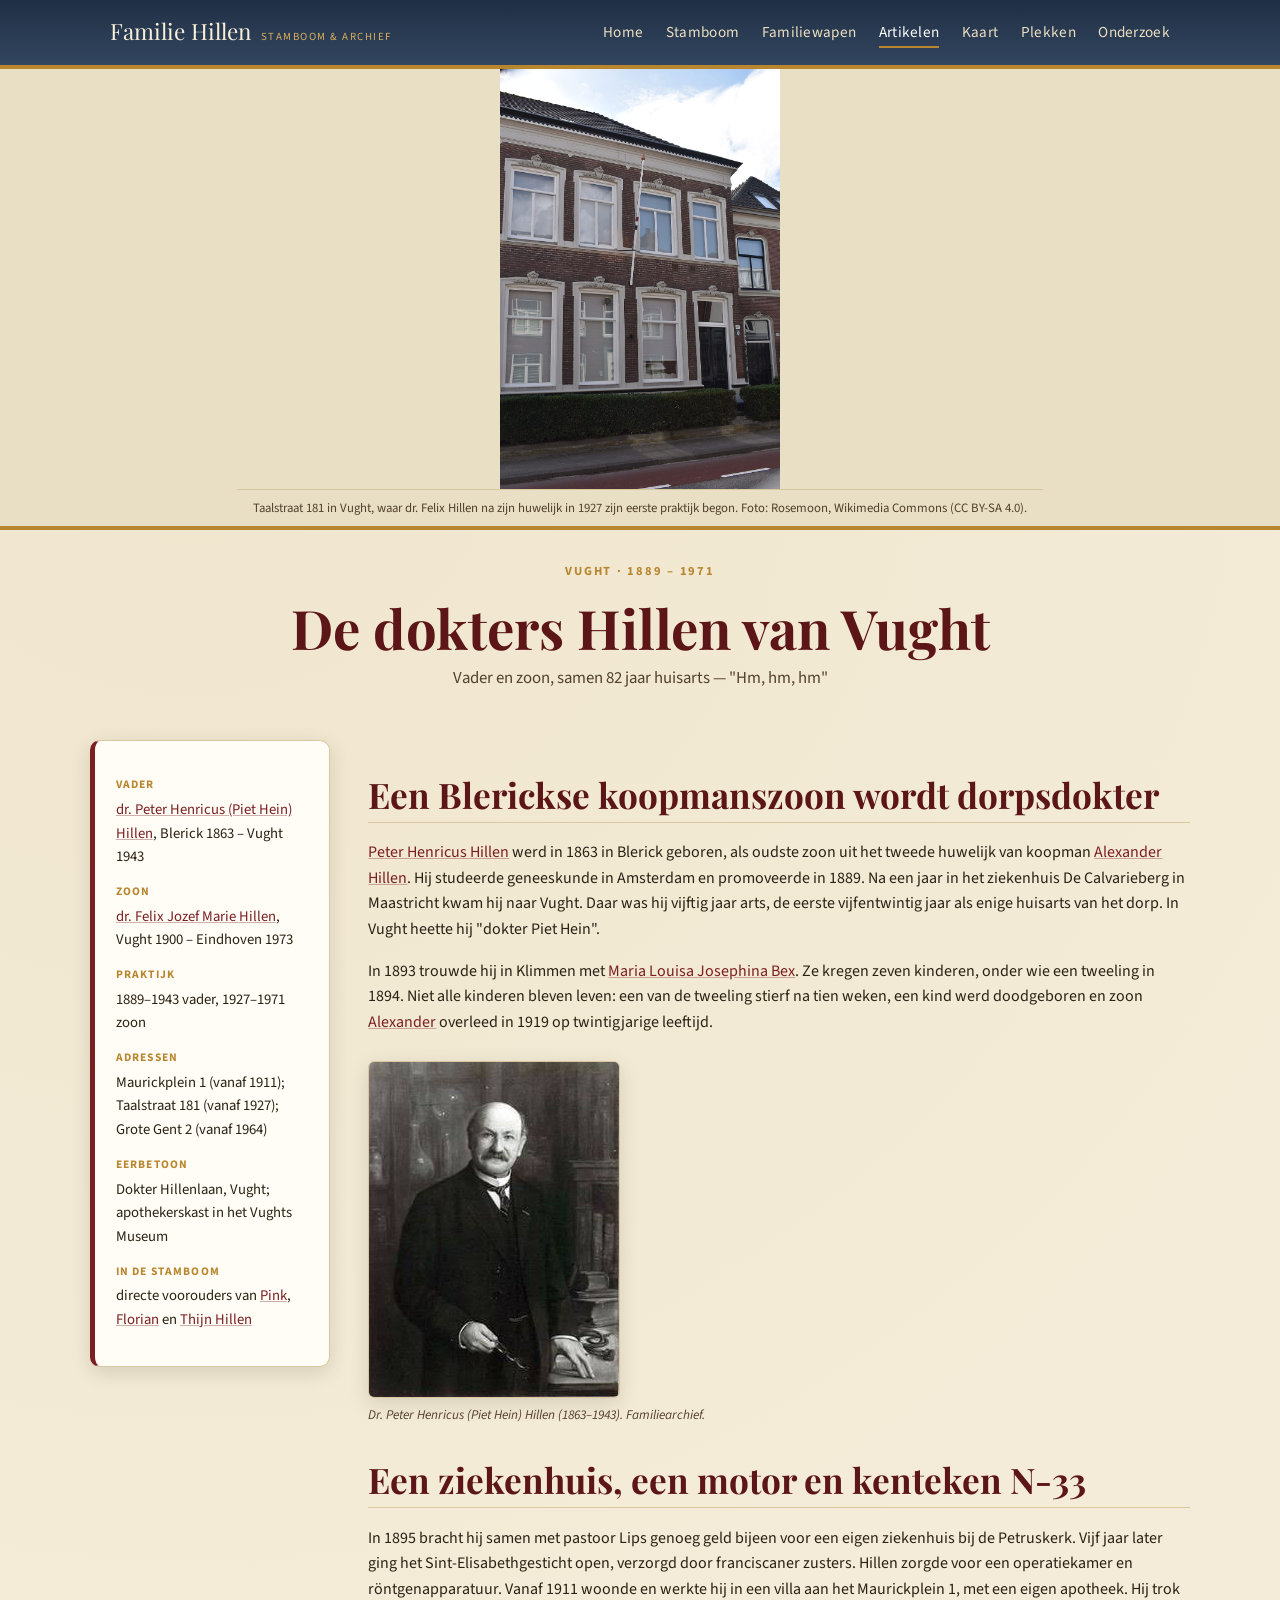
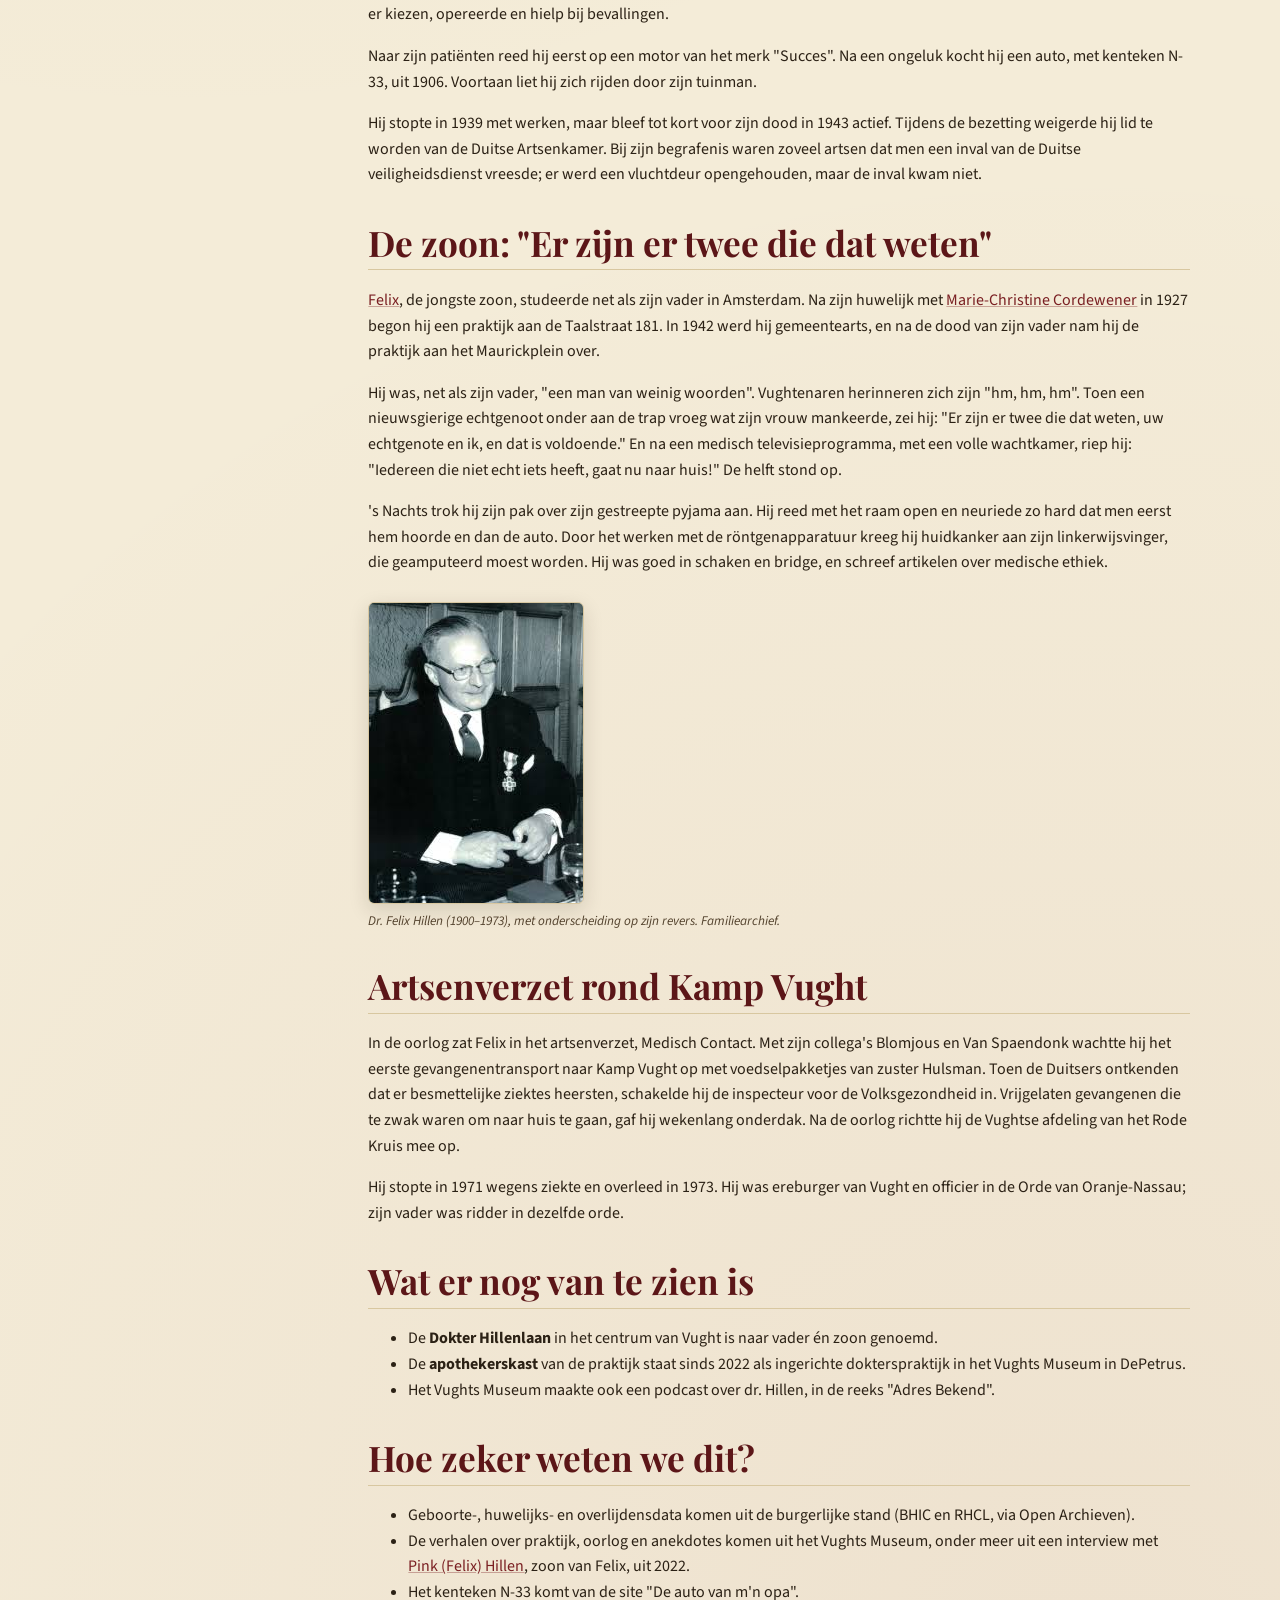
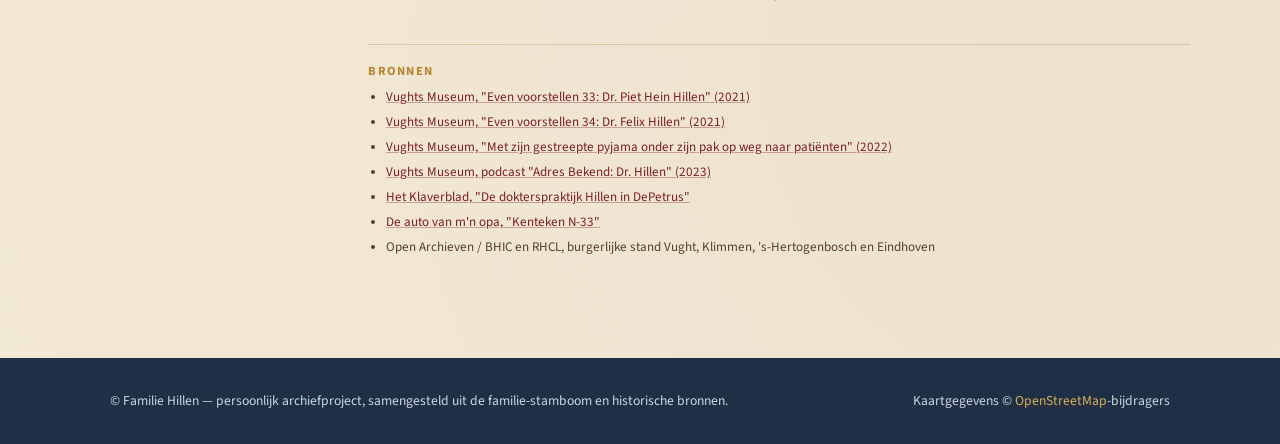
<file: artikelen/dokters-hillen-vught.html>
<!DOCTYPE html>
<html lang="nl">
<head>
<meta charset="UTF-8">
<meta name="viewport" content="width=device-width, initial-scale=1.0">
<title>De dokters Hillen van Vught · Familie Hillen</title>
<meta name="description" content="Vader en zoon Hillen waren samen 82 jaar huisarts in Vught: een ziekenhuis, een auto met kenteken N-33, artsenverzet in de oorlog en een straat naar hen genoemd.">
<link rel="preconnect" href="https://fonts.googleapis.com"><link rel="preconnect" href="https://fonts.gstatic.com" crossorigin><link href="https://fonts.googleapis.com/css2?family=Playfair+Display:wght@600;700;800&family=Source+Sans+3:wght@400;600;700&display=swap" rel="stylesheet">
<link rel="stylesheet" href="../css/style.css">

</head>
<body>
<header class="site-header">
  <div class="container">
    <a class="brand" href="../index.html">Familie Hillen <small>Stamboom &amp; archief</small></a>
    <button class="nav-toggle" id="nav-toggle" type="button" aria-label="Menu">
      <span></span><span></span><span></span>
    </button>
    <nav class="main-nav" id="main-nav">
      <ul>
        <li><a href="../index.html">Home</a></li>
        <li><a href="../stamboom.html">Stamboom</a></li>
        <li><a href="../wapen.html">Familiewapen</a></li>
        <li><a href="../artikelen.html" class="active">Artikelen</a></li>
        <li><a href="../kaart.html">Kaart</a></li>
        <li><a href="../plekken.html">Plekken</a></li>
        <li><a href="../onderzoek.html">Onderzoek</a></li>
      </ul>
    </nav>
  </div>
</header>
<main>

<div class="article-hero">
  <img src="../assets/images/fotos/vught_taalstraat181.jpg" alt="Voorgevel van Taalstraat 181 in Vught, waar dr. Felix Hillen in 1927 zijn praktijk begon.">
  <div class="caption container">Taalstraat 181 in Vught, waar dr. Felix Hillen na zijn huwelijk in 1927 zijn eerste praktijk begon.
  Foto: Rosemoon, Wikimedia Commons (CC BY-SA 4.0).</div>
</div>
<div class="article-head container">
  <p class="era">Vught · 1889 – 1971</p>
  <h1>De dokters Hillen van Vught</h1>
  <p class="sub">Vader en zoon, samen 82 jaar huisarts — "Hm, hm, hm"</p>
</div>
<div class="article-layout container">
  <aside class="facts-box">
    <dl>
      <dt>Vader</dt><dd><a href="../stamboom.html?persoon=P0006" title="Peter Henricus Hillen in de stamboom">dr. Peter Henricus (Piet Hein) Hillen</a>, Blerick 1863 – Vught 1943</dd>
      <dt>Zoon</dt><dd><a href="../stamboom.html?persoon=P0007" title="Felix Joseph Marie Hillen in de stamboom">dr. Felix Jozef Marie Hillen</a>, Vught 1900 – Eindhoven 1973</dd>
      <dt>Praktijk</dt><dd>1889–1943 vader, 1927–1971 zoon</dd>
      <dt>Adressen</dt><dd>Maurickplein 1 (vanaf 1911); Taalstraat 181 (vanaf 1927); Grote Gent 2 (vanaf 1964)</dd>
      <dt>Eerbetoon</dt><dd>Dokter Hillenlaan, Vught; apothekerskast in het Vughts Museum</dd>
      <dt>In de stamboom</dt><dd>directe voorouders van <a href="../stamboom.html?persoon=P0246" title="Felix Anna Louis (Pink) Hillen in de stamboom">Pink</a>, <a href="../stamboom.html?persoon=P0273" title="Florian Hillen in de stamboom">Florian</a> en <a href="../stamboom.html?persoon=P0009" title="Thijn Hillen in de stamboom">Thijn Hillen</a></dd>
    </dl>
  </aside>
  <article class="article-body">
    <h2>Een Blerickse koopmanszoon wordt dorpsdokter</h2>
    <p><a href="../stamboom.html?persoon=P0006" title="Peter Henricus Hillen in de stamboom">Peter Henricus Hillen</a> werd in 1863 in Blerick geboren, als oudste zoon uit het tweede huwelijk van koopman
    <a href="../stamboom.html?persoon=P0005" title="Alexander Hillen in de stamboom">Alexander Hillen</a>. Hij studeerde geneeskunde in Amsterdam en promoveerde in 1889. Na een jaar in het ziekenhuis
    De Calvarieberg in Maastricht kwam hij naar Vught. Daar was hij vijftig jaar arts, de eerste vijfentwintig jaar
    als enige huisarts van het dorp. In Vught heette hij "dokter Piet Hein".</p>
    <p>In 1893 trouwde hij in Klimmen met <a href="../stamboom.html?persoon=P0238" title="Marie Josephine Bex in de stamboom">Maria Louisa Josephina Bex</a>. Ze kregen zeven kinderen, onder wie een
    tweeling in 1894. Niet alle kinderen bleven leven: een van de tweeling stierf na tien weken, een kind werd
    doodgeboren en zoon <a href="../stamboom.html?persoon=P0242" title="Alexander Theodorus Henricus Hillen in de stamboom">Alexander</a> overleed in 1919 op twintigjarige leeftijd.</p>

    <figure>
      <img src="../assets/images/fotos/dr_piet_hein_hillen.jpg" alt="Geschilderd portret van dr. Peter Henricus (Piet Hein) Hillen in zijn werkkamer, met boeken en flessen op de achtergrond.">
      <figcaption>Dr. Peter Henricus (Piet Hein) Hillen (1863–1943). Familiearchief.</figcaption>
    </figure>

    <h2>Een ziekenhuis, een motor en kenteken N-33</h2>
    <p>In 1895 bracht hij samen met pastoor Lips genoeg geld bijeen voor een eigen ziekenhuis bij de Petruskerk.
    Vijf jaar later ging het Sint-Elisabethgesticht open, verzorgd door franciscaner zusters. Hillen zorgde voor
    een operatiekamer en röntgenapparatuur. Vanaf 1911 woonde en werkte hij in een villa aan het Maurickplein 1,
    met een eigen apotheek. Hij trok er kiezen, opereerde en hielp bij bevallingen.</p>
    <p>Naar zijn patiënten reed hij eerst op een motor van het merk "Succes". Na een ongeluk kocht hij een auto,
    met kenteken N-33, uit 1906. Voortaan liet hij zich rijden door zijn tuinman.</p>
    <p>Hij stopte in 1939 met werken, maar bleef tot kort voor zijn dood in 1943 actief. Tijdens de bezetting
    weigerde hij lid te worden van de Duitse Artsenkamer. Bij zijn begrafenis waren zoveel artsen dat men een
    inval van de Duitse veiligheidsdienst vreesde; er werd een vluchtdeur opengehouden, maar de inval kwam niet.</p>

    <h2>De zoon: "Er zijn er twee die dat weten"</h2>
    <p><a href="../stamboom.html?persoon=P0007" title="Felix Joseph Marie Hillen in de stamboom">Felix</a>, de jongste zoon, studeerde net als zijn vader in Amsterdam. Na zijn huwelijk met <a href="../stamboom.html?persoon=P0008" title="Marie Christine Hubertina Cordewener in de stamboom">Marie-Christine
    Cordewener</a> in 1927 begon hij een praktijk aan de Taalstraat 181. In 1942 werd hij gemeentearts, en na de dood
    van zijn vader nam hij de praktijk aan het Maurickplein over.</p>
    <p>Hij was, net als zijn vader, "een man van weinig woorden". Vughtenaren herinneren zich zijn "hm, hm, hm".
    Toen een nieuwsgierige echtgenoot onder aan de trap vroeg wat zijn vrouw mankeerde, zei hij: "Er zijn er twee
    die dat weten, uw echtgenote en ik, en dat is voldoende." En na een medisch televisieprogramma, met een volle
    wachtkamer, riep hij: "Iedereen die niet echt iets heeft, gaat nu naar huis!" De helft stond op.</p>
    <p>'s Nachts trok hij zijn pak over zijn gestreepte pyjama aan. Hij reed met het raam open en neuriede zo
    hard dat men eerst hem hoorde en dan de auto. Door het werken met de röntgenapparatuur kreeg hij huidkanker aan
    zijn linkerwijsvinger, die geamputeerd moest worden. Hij was goed in schaken en bridge, en schreef artikelen over
    medische ethiek.</p>

    <figure>
      <img src="../assets/images/fotos/dr_felix_hillen.jpg" alt="Zwart-witfoto van dr. Felix Hillen met bril en een onderscheiding op zijn jas.">
      <figcaption>Dr. Felix Hillen (1900–1973), met onderscheiding op zijn revers. Familiearchief.</figcaption>
    </figure>

    <h2>Artsenverzet rond Kamp Vught</h2>
    <p>In de oorlog zat Felix in het artsenverzet, Medisch Contact. Met zijn collega's Blomjous en Van Spaendonk
    wachtte hij het eerste gevangenentransport naar Kamp Vught op met voedselpakketjes van zuster Hulsman. Toen de
    Duitsers ontkenden dat er besmettelijke ziektes heersten, schakelde hij de inspecteur voor de Volksgezondheid
    in. Vrijgelaten gevangenen die te zwak waren om naar huis te gaan, gaf hij wekenlang onderdak. Na de oorlog
    richtte hij de Vughtse afdeling van het Rode Kruis mee op.</p>
    <p>Hij stopte in 1971 wegens ziekte en overleed in 1973. Hij was ereburger van Vught en officier in de Orde van
    Oranje-Nassau; zijn vader was ridder in dezelfde orde.</p>

    <h2>Wat er nog van te zien is</h2>
    <ul>
      <li>De <strong>Dokter Hillenlaan</strong> in het centrum van Vught is naar vader én zoon genoemd.</li>
      <li>De <strong>apothekerskast</strong> van de praktijk staat sinds 2022 als ingerichte dokterspraktijk in het Vughts
      Museum in DePetrus.</li>
      <li>Het Vughts Museum maakte ook een podcast over dr. Hillen, in de reeks "Adres Bekend".</li>
    </ul>

    <h2>Hoe zeker weten we dit?</h2>
    <ul>
      <li>Geboorte-, huwelijks- en overlijdensdata komen uit de burgerlijke stand (BHIC en RHCL, via Open Archieven).</li>
      <li>De verhalen over praktijk, oorlog en anekdotes komen uit het Vughts Museum, onder meer uit een interview met
      <a href="../stamboom.html?persoon=P0246" title="Felix Anna Louis (Pink) Hillen in de stamboom">Pink (Felix) Hillen</a>, zoon van Felix, uit 2022.</li>
      <li>Het kenteken N-33 komt van de site "De auto van m'n opa".</li>
    </ul>
    <div class="sources">
      <h4>Bronnen</h4>
      <ul>
        <li><a href="https://www.vughtsmuseum.nl/2021/12/02/even-voorstellen-33-dr-piet-hein-hillen/" target="_blank" rel="noopener">Vughts Museum, "Even voorstellen 33: Dr. Piet Hein Hillen" (2021)</a></li>
        <li><a href="https://www.vughtsmuseum.nl/2021/12/09/even-voorstellen-34-dr-felix-hillen/" target="_blank" rel="noopener">Vughts Museum, "Even voorstellen 34: Dr. Felix Hillen" (2021)</a></li>
        <li><a href="https://www.vughtsmuseum.nl/2022/06/01/met-zijn-gestreepte-pyjama-onder-zijn-pak-op-weg-naar-patienten/" target="_blank" rel="noopener">Vughts Museum, "Met zijn gestreepte pyjama onder zijn pak op weg naar patiënten" (2022)</a></li>
        <li><a href="https://www.vughtsmuseum.nl/2023/11/25/podcast-adres-bekend-dr-hillen/" target="_blank" rel="noopener">Vughts Museum, podcast "Adres Bekend: Dr. Hillen" (2023)</a></li>
        <li><a href="https://www.hetklaverblad.nl/algemeen/de-dokterspraktijk-hillen-in-depetrus/" target="_blank" rel="noopener">Het Klaverblad, "De dokterspraktijk Hillen in DePetrus"</a></li>
        <li><a href="https://deautovanmnopa.nl/kentekens/n-33" target="_blank" rel="noopener">De auto van m'n opa, "Kenteken N-33"</a></li>
        <li>Open Archieven / BHIC en RHCL, burgerlijke stand Vught, Klimmen, 's-Hertogenbosch en Eindhoven</li>
      </ul>
    </div>
  </article>
</div>

</main>
<footer class="site-footer">
  <div class="container">
    <span>&copy; Familie Hillen — persoonlijk archiefproject, samengesteld uit de familie-stamboom en historische bronnen.</span>
    <span>Kaartgegevens &copy; <a href="https://www.openstreetmap.org/copyright" target="_blank" rel="noopener">OpenStreetMap</a>-bijdragers</span>
  </div>
</footer>
<script>
document.getElementById('nav-toggle').addEventListener('click', function() {
  this.classList.toggle('open');
  document.getElementById('main-nav').classList.toggle('open');
});
</script>
<script src="../js/lightbox.js"></script>
</body>
</html>
</file>
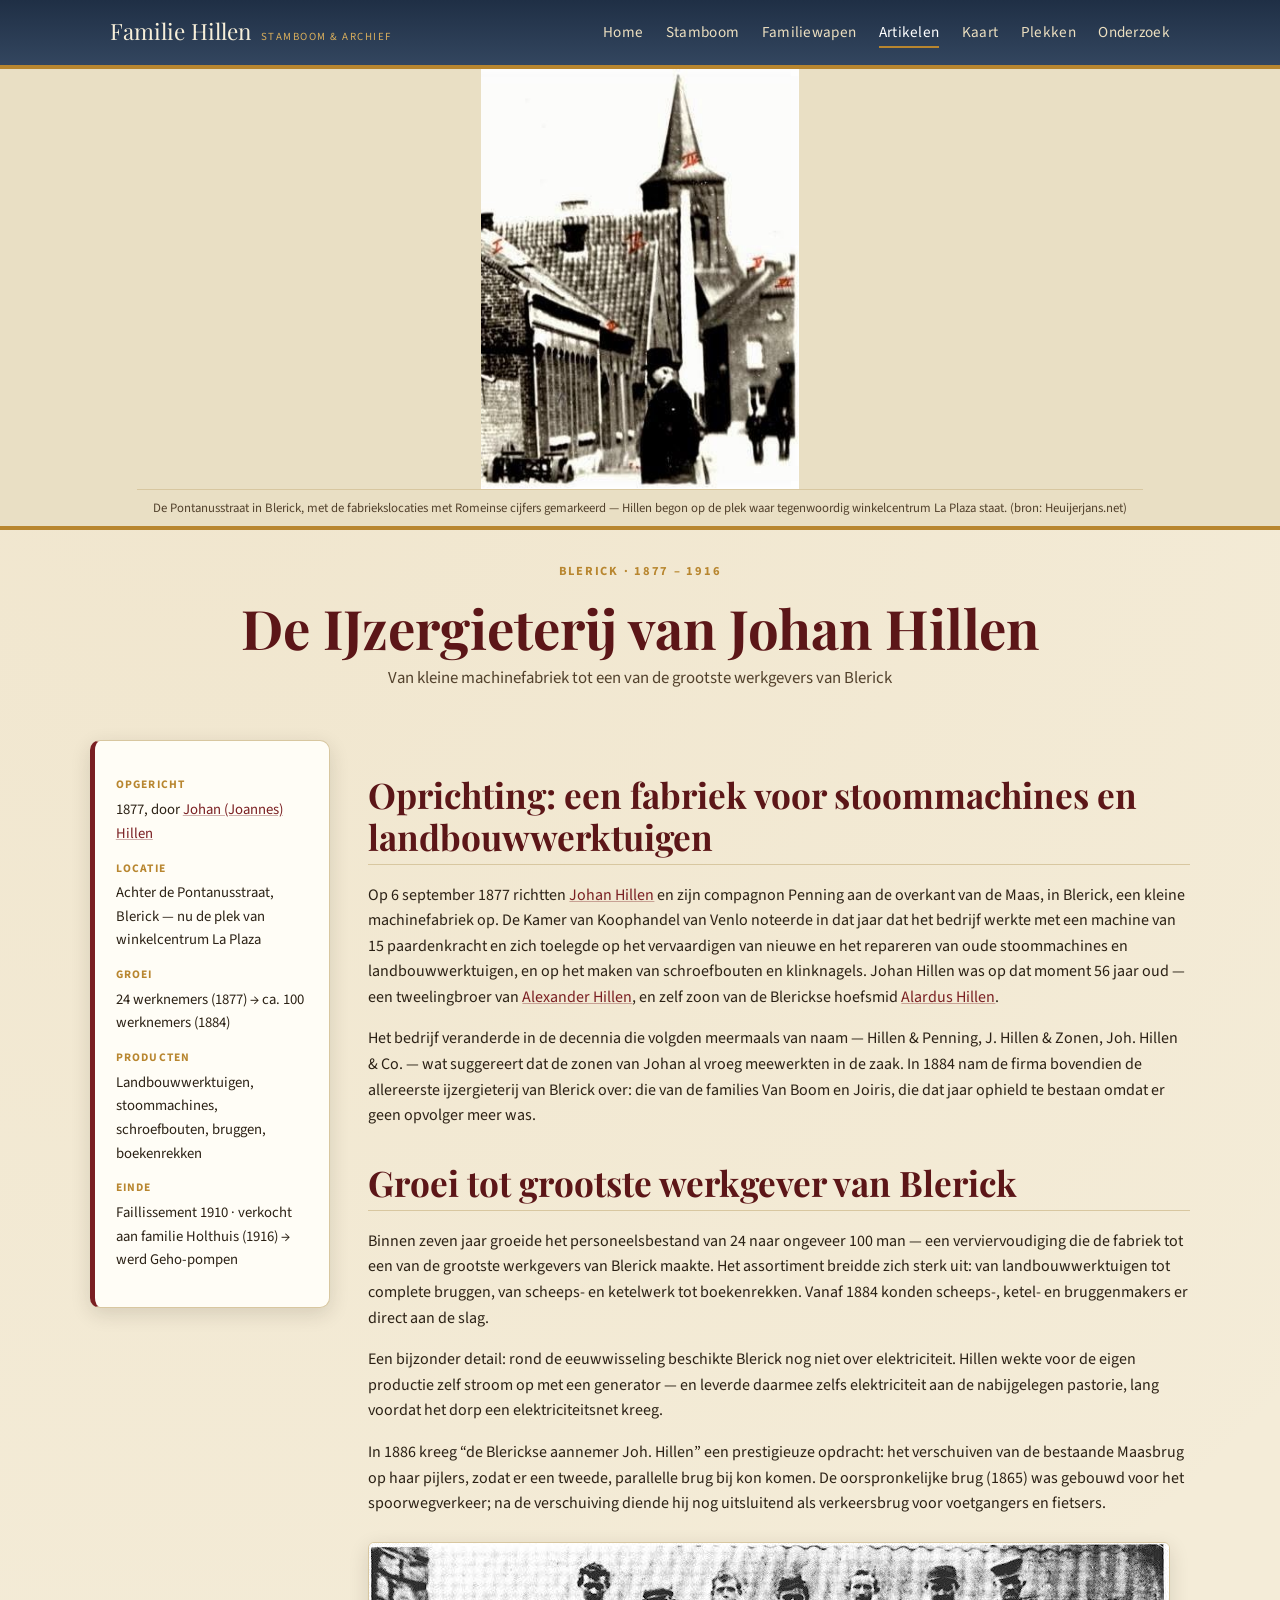
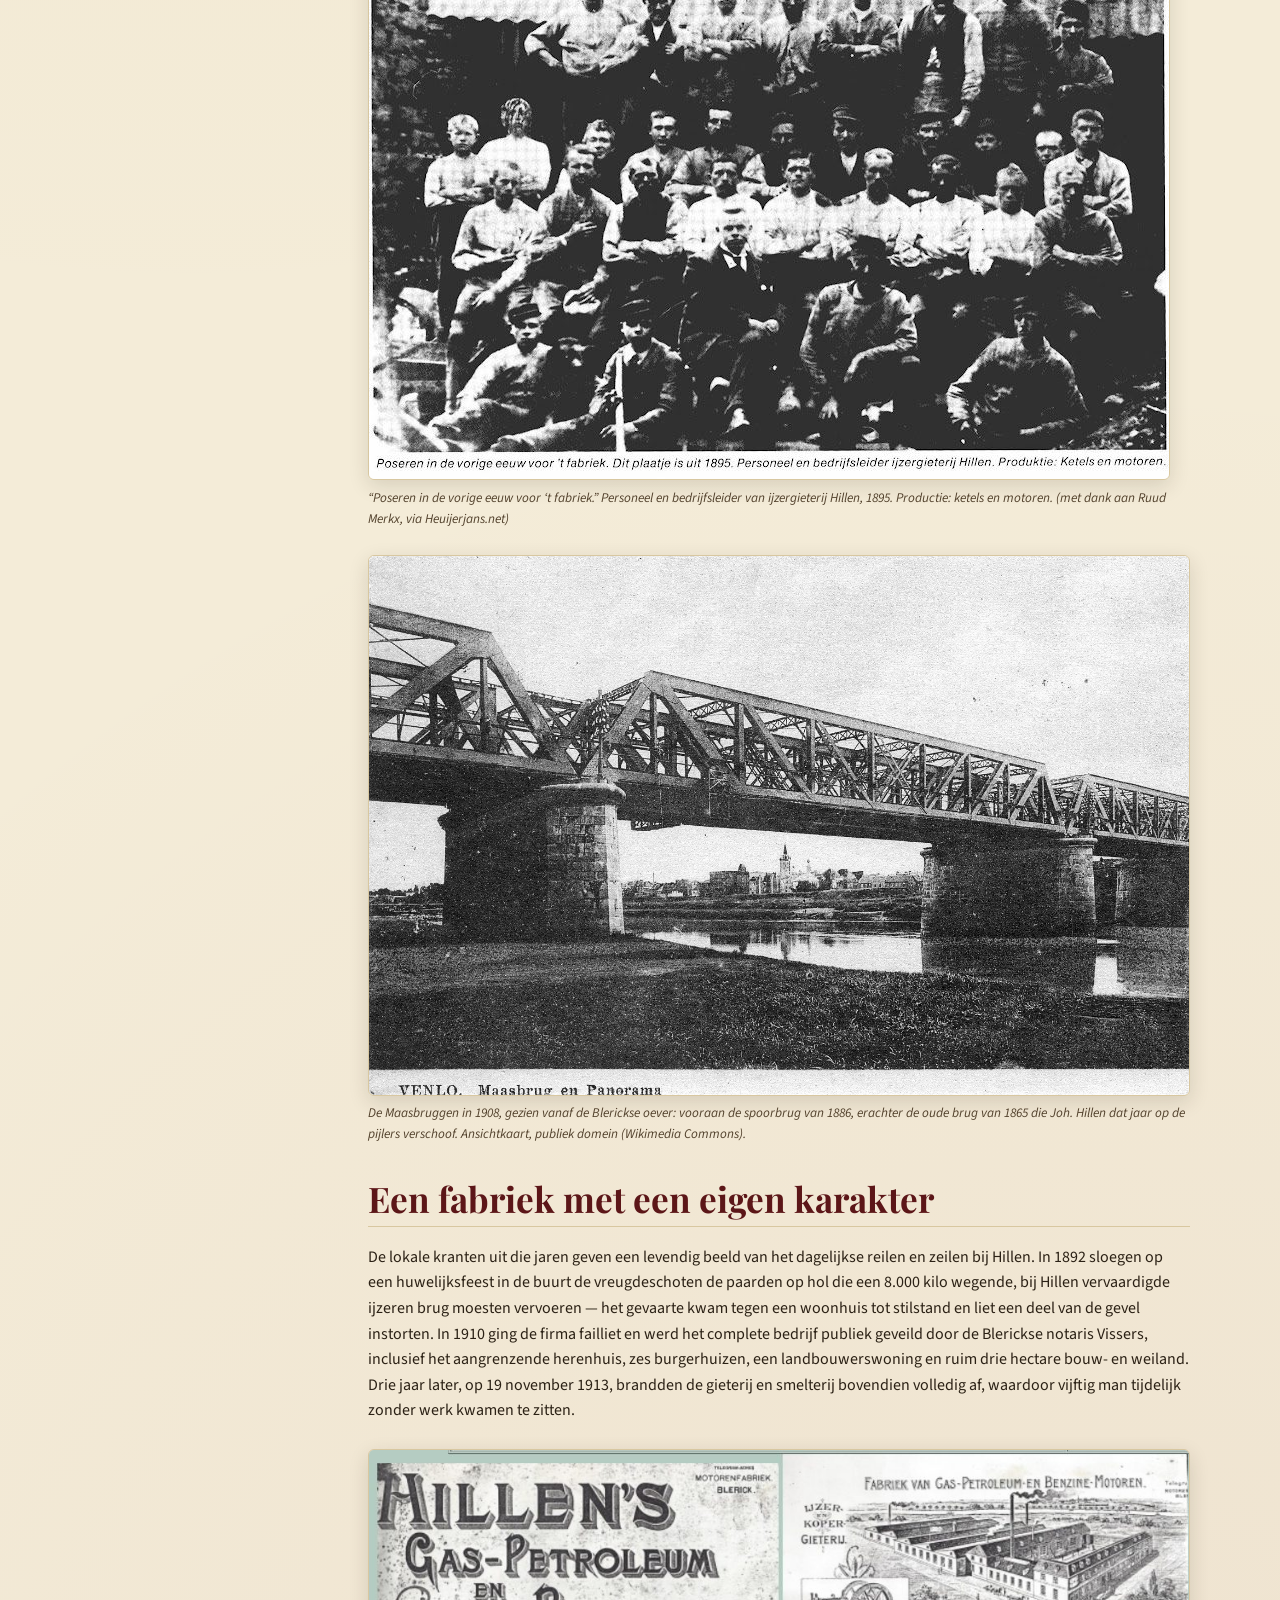
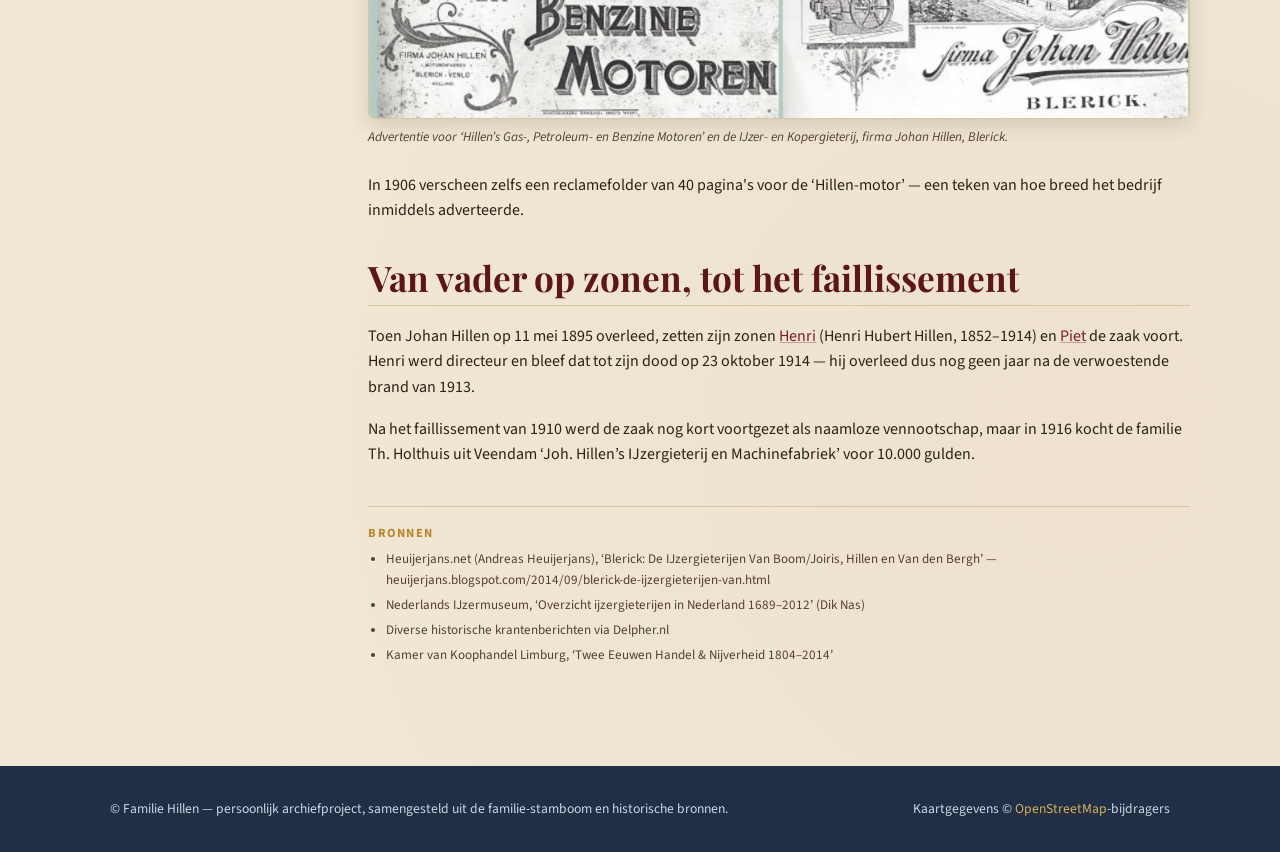
<file: artikelen/ijzergieterij-blerick.html>
<!DOCTYPE html>
<html lang="nl">
<head>
<meta charset="UTF-8">
<meta name="viewport" content="width=device-width, initial-scale=1.0">
<title>De IJzergieterij van Johan Hillen · Familie Hillen</title>
<meta name="description" content="Stoommachines, landbouwwerktuigen en een verschoven Maasbrug — het verhaal van een fabriek die generaties lang van vader op zonen ging.">
<link rel="preconnect" href="https://fonts.googleapis.com"><link rel="preconnect" href="https://fonts.gstatic.com" crossorigin><link href="https://fonts.googleapis.com/css2?family=Playfair+Display:wght@600;700;800&family=Source+Sans+3:wght@400;600;700&display=swap" rel="stylesheet">
<link rel="stylesheet" href="../css/style.css">

</head>
<body>
<header class="site-header">
  <div class="container">
    <a class="brand" href="../index.html">Familie Hillen <small>Stamboom &amp; archief</small></a>
    <button class="nav-toggle" id="nav-toggle" type="button" aria-label="Menu">
      <span></span><span></span><span></span>
    </button>
    <nav class="main-nav" id="main-nav">
      <ul>
        <li><a href="../index.html">Home</a></li>
        <li><a href="../stamboom.html">Stamboom</a></li>
        <li><a href="../wapen.html">Familiewapen</a></li>
        <li><a href="../artikelen.html" class="active">Artikelen</a></li>
        <li><a href="../kaart.html">Kaart</a></li>
        <li><a href="../plekken.html">Plekken</a></li>
        <li><a href="../onderzoek.html">Onderzoek</a></li>
      </ul>
    </nav>
  </div>
</header>
<main>

<div class="article-hero">
  <img src="../assets/images/artikelen/ijzergieterij_blerick/ijzergieterij_hillen_1_p1_1.jpg" alt="De IJzergieterij van Johan Hillen">
  <div class="caption container">De Pontanusstraat in Blerick, met de fabriekslocaties met Romeinse cijfers gemarkeerd — Hillen begon op de plek waar tegenwoordig winkelcentrum La Plaza staat. (bron: Heuijerjans.net)</div>
</div>
<div class="article-head container">
  <p class="era">Blerick · 1877 – 1916</p>
  <h1>De IJzergieterij van Johan Hillen</h1>
  <p class="sub">Van kleine machinefabriek tot een van de grootste werkgevers van Blerick</p>
</div>
<div class="article-layout container">
  <aside class="facts-box">
    <dl><dt>Opgericht</dt><dd>1877, door <a href="../stamboom.html?persoon=P0115" title="Joannes Hillen in de stamboom">Johan (Joannes) Hillen</a></dd><dt>Locatie</dt><dd>Achter de Pontanusstraat, Blerick — nu de plek van winkelcentrum La Plaza</dd><dt>Groei</dt><dd>24 werknemers (1877) → ca. 100 werknemers (1884)</dd><dt>Producten</dt><dd>Landbouwwerktuigen, stoommachines, schroefbouten, bruggen, boekenrekken</dd><dt>Einde</dt><dd>Faillissement 1910 · verkocht aan familie Holthuis (1916) → werd Geho-pompen</dd></dl>
  </aside>
  <article class="article-body">
    <h2>Oprichting: een fabriek voor stoommachines en landbouwwerktuigen</h2><p>Op 6 september 1877 richtten <a href="../stamboom.html?persoon=P0115" title="Joannes Hillen in de stamboom">Johan Hillen</a> en zijn compagnon Penning aan de overkant van de Maas, in Blerick, een kleine machinefabriek op. De Kamer van Koophandel van Venlo noteerde in dat jaar dat het bedrijf werkte met een machine van 15 paardenkracht en zich toelegde op het vervaardigen van nieuwe en het repareren van oude stoommachines en landbouwwerktuigen, en op het maken van schroefbouten en klinknagels. Johan Hillen was op dat moment 56 jaar oud — een tweelingbroer van <a href="../stamboom.html?persoon=P0005" title="Alexander Hillen in de stamboom">Alexander Hillen</a>, en zelf zoon van de Blerickse hoefsmid <a href="../stamboom.html?persoon=P0004" title="Alardus (Albertus) Hillen in de stamboom">Alardus Hillen</a>.</p><p>Het bedrijf veranderde in de decennia die volgden meermaals van naam — Hillen & Penning, J. Hillen & Zonen, Joh. Hillen & Co. — wat suggereert dat de zonen van Johan al vroeg meewerkten in de zaak. In 1884 nam de firma bovendien de allereerste ijzergieterij van Blerick over: die van de families Van Boom en Joiris, die dat jaar ophield te bestaan omdat er geen opvolger meer was.</p><h2>Groei tot grootste werkgever van Blerick</h2><p>Binnen zeven jaar groeide het personeelsbestand van 24 naar ongeveer 100 man — een verviervoudiging die de fabriek tot een van de grootste werkgevers van Blerick maakte. Het assortiment breidde zich sterk uit: van landbouwwerktuigen tot complete bruggen, van scheeps- en ketelwerk tot boekenrekken. Vanaf 1884 konden scheeps-, ketel- en bruggenmakers er direct aan de slag.</p><p>Een bijzonder detail: rond de eeuwwisseling beschikte Blerick nog niet over elektriciteit. Hillen wekte voor de eigen productie zelf stroom op met een generator — en leverde daarmee zelfs elektriciteit aan de nabijgelegen pastorie, lang voordat het dorp een elektriciteitsnet kreeg.</p><p>In 1886 kreeg “de Blerickse aannemer Joh. Hillen” een prestigieuze opdracht: het verschuiven van de bestaande Maasbrug op haar pijlers, zodat er een tweede, parallelle brug bij kon komen. De oorspronkelijke brug (1865) was gebouwd voor het spoorwegverkeer; na de verschuiving diende hij nog uitsluitend als verkeersbrug voor voetgangers en fietsers.</p><figure><img src="../assets/images/artikelen/ijzergieterij_blerick/ijzergieterij_hillen_1_p2_2.jpg" alt="“Poseren in de vorige eeuw voor ‘t fabriek.” Personeel en bedrijfsleider van ijzergieterij Hillen, 1895. Productie: kete" loading="lazy"><figcaption>“Poseren in de vorige eeuw voor ‘t fabriek.” Personeel en bedrijfsleider van ijzergieterij Hillen, 1895. Productie: ketels en motoren. (met dank aan Ruud Merkx, via Heuijerjans.net)</figcaption></figure><figure><img src="../assets/images/fotos/maasbruggen_1908_vanaf_blerick.jpg" alt="De Maasbruggen in 1908, gezien vanaf de Blerickse oever: vooraan de spoorbrug van 1886, erachter de oude brug van 1865 d" loading="lazy"><figcaption>De Maasbruggen in 1908, gezien vanaf de Blerickse oever: vooraan de spoorbrug van 1886, erachter de oude brug van 1865 die Joh. Hillen dat jaar op de pijlers verschoof. Ansichtkaart, publiek domein (Wikimedia Commons).</figcaption></figure><h2>Een fabriek met een eigen karakter</h2><p>De lokale kranten uit die jaren geven een levendig beeld van het dagelijkse reilen en zeilen bij Hillen. In 1892 sloegen op een huwelijksfeest in de buurt de vreugdeschoten de paarden op hol die een 8.000 kilo wegende, bij Hillen vervaardigde ijzeren brug moesten vervoeren — het gevaarte kwam tegen een woonhuis tot stilstand en liet een deel van de gevel instorten. In 1910 ging de firma failliet en werd het complete bedrijf publiek geveild door de Blerickse notaris Vissers, inclusief het aangrenzende herenhuis, zes burgerhuizen, een landbouwerswoning en ruim drie hectare bouw- en weiland. Drie jaar later, op 19 november 1913, brandden de gieterij en smelterij bovendien volledig af, waardoor vijftig man tijdelijk zonder werk kwamen te zitten.</p><figure><img src="../assets/images/artikelen/ijzergieterij_blerick/ijzergieterij_hillen_1_p3_3.jpg" alt="Advertentie voor ‘Hillen’s Gas-, Petroleum- en Benzine Motoren’ en de IJzer- en Kopergieterij, firma Johan Hillen, Bleri" loading="lazy"><figcaption>Advertentie voor ‘Hillen’s Gas-, Petroleum- en Benzine Motoren’ en de IJzer- en Kopergieterij, firma Johan Hillen, Blerick.</figcaption></figure><p>In 1906 verscheen zelfs een reclamefolder van 40 pagina's voor de ‘Hillen-motor’ — een teken van hoe breed het bedrijf inmiddels adverteerde.</p><h2>Van vader op zonen, tot het faillissement</h2><p>Toen Johan Hillen op 11 mei 1895 overleed, zetten zijn zonen <a href="../stamboom.html?persoon=P0119" title="Henricus Hubertus Hillen in de stamboom">Henri</a> (Henri Hubert Hillen, 1852–1914) en <a href="../stamboom.html?persoon=P0288" title="Petrus Hubertus (Piet) Hillen in de stamboom">Piet</a> de zaak voort. Henri werd directeur en bleef dat tot zijn dood op 23 oktober 1914 — hij overleed dus nog geen jaar na de verwoestende brand van 1913.</p><p>Na het faillissement van 1910 werd de zaak nog kort voortgezet als naamloze vennootschap, maar in 1916 kocht de familie Th. Holthuis uit Veendam ‘Joh. Hillen’s IJzergieterij en Machinefabriek’ voor 10.000 gulden.</p>
    <div class="sources">
      <h4>Bronnen</h4>
      <ul><li>Heuijerjans.net (Andreas Heuijerjans), ‘Blerick: De IJzergieterijen Van Boom/Joiris, Hillen en Van den Bergh’ — heuijerjans.blogspot.com/2014/09/blerick-de-ijzergieterijen-van.html</li><li>Nederlands IJzermuseum, ‘Overzicht ijzergieterijen in Nederland 1689–2012’ (Dik Nas)</li><li>Diverse historische krantenberichten via Delpher.nl</li><li>Kamer van Koophandel Limburg, ‘Twee Eeuwen Handel & Nijverheid 1804–2014’</li></ul>
    </div>
  </article>
</div>

</main>
<footer class="site-footer">
  <div class="container">
    <span>&copy; Familie Hillen — persoonlijk archiefproject, samengesteld uit de familie-stamboom en historische bronnen.</span>
    <span>Kaartgegevens &copy; <a href="https://www.openstreetmap.org/copyright" target="_blank" rel="noopener">OpenStreetMap</a>-bijdragers</span>
  </div>
</footer>
<script>
document.getElementById('nav-toggle').addEventListener('click', function() {
  this.classList.toggle('open');
  document.getElementById('main-nav').classList.toggle('open');
});
</script>
<script src="../js/lightbox.js"></script>
</body>
</html>
</file>
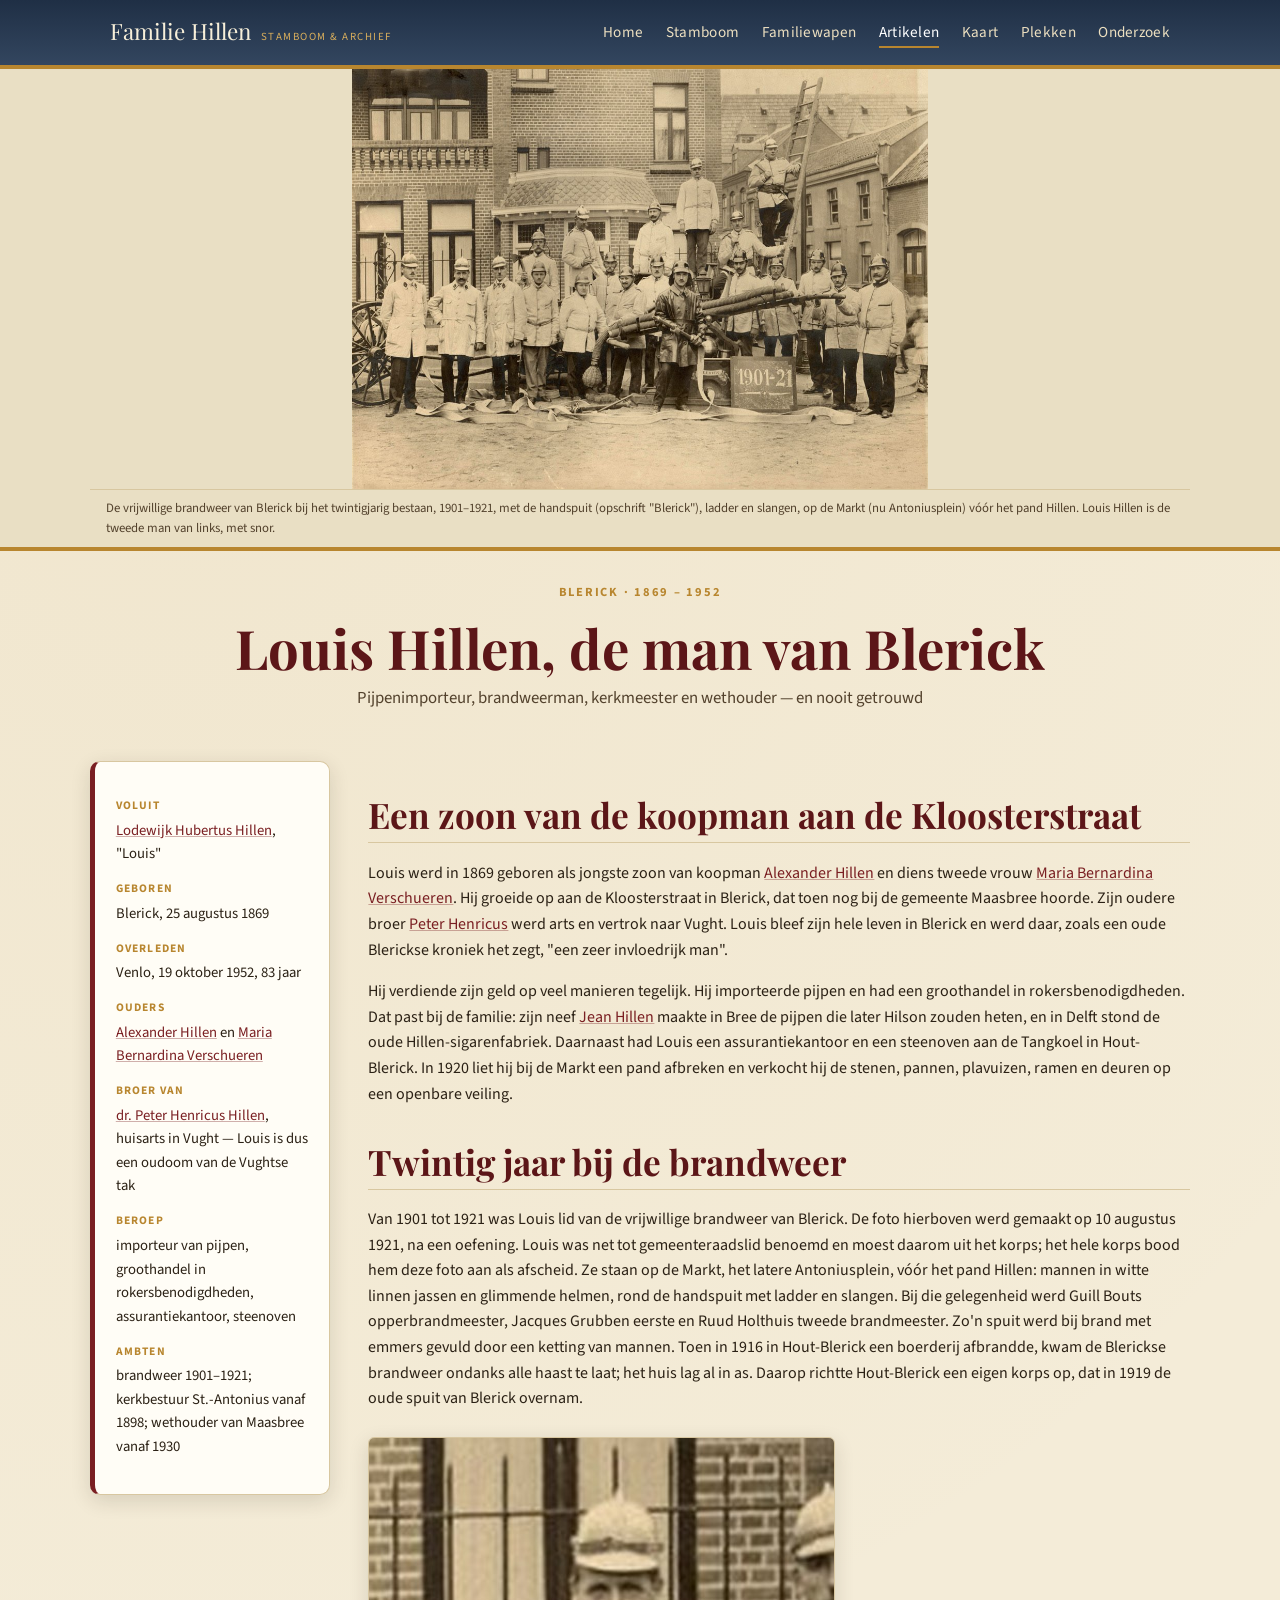
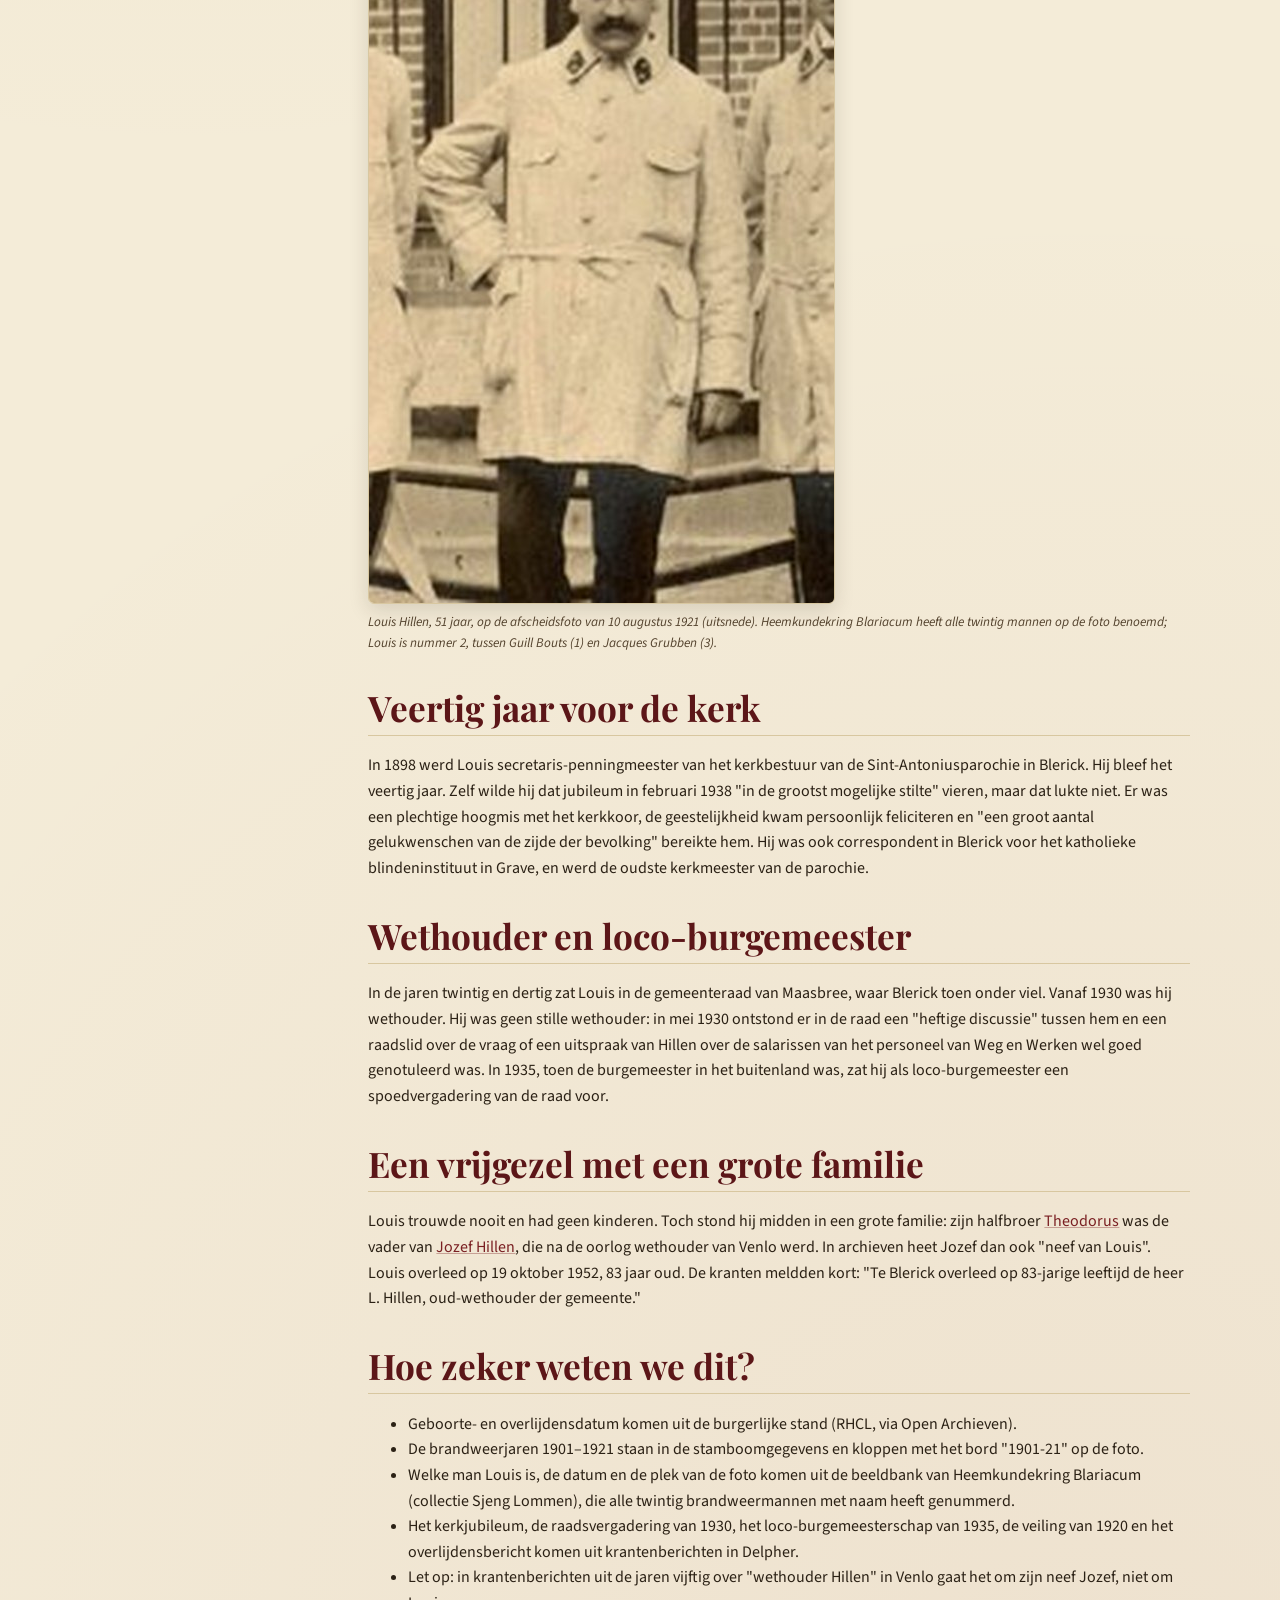
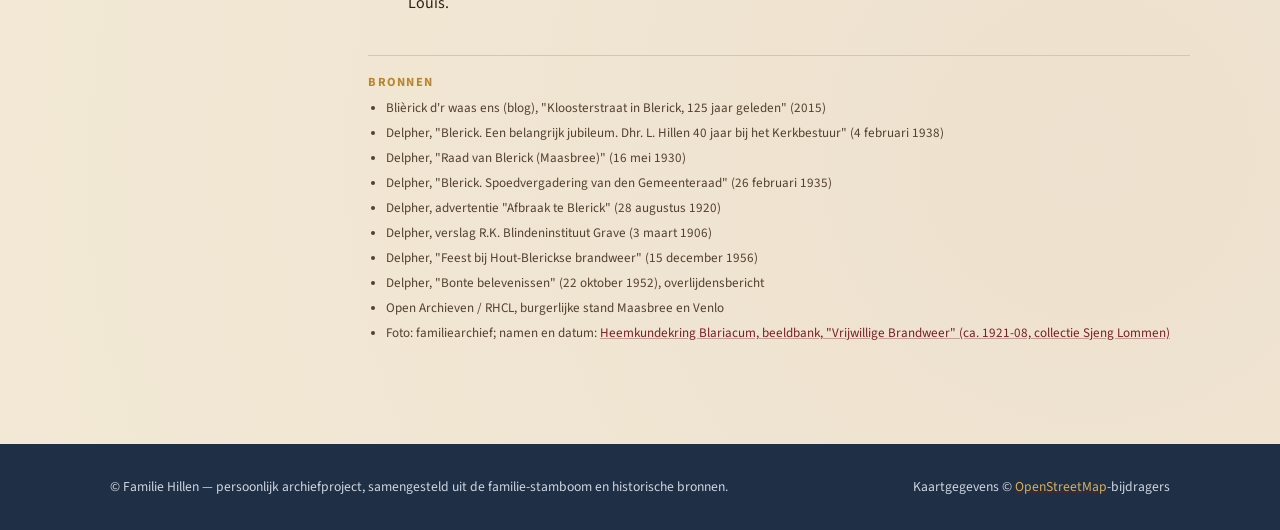
<file: artikelen/louis-hillen-blerick.html>
<!DOCTYPE html>
<html lang="nl">
<head>
<meta charset="UTF-8">
<meta name="viewport" content="width=device-width, initial-scale=1.0">
<title>Louis Hillen, de man van Blerick · Familie Hillen</title>
<meta name="description" content="Pijpenimporteur, brandweerman, kerkmeester en wethouder: Louis Hillen (1869–1952) had in Blerick overal een hand in.">
<link rel="preconnect" href="https://fonts.googleapis.com"><link rel="preconnect" href="https://fonts.gstatic.com" crossorigin><link href="https://fonts.googleapis.com/css2?family=Playfair+Display:wght@600;700;800&family=Source+Sans+3:wght@400;600;700&display=swap" rel="stylesheet">
<link rel="stylesheet" href="../css/style.css">

</head>
<body>
<header class="site-header">
  <div class="container">
    <a class="brand" href="../index.html">Familie Hillen <small>Stamboom &amp; archief</small></a>
    <button class="nav-toggle" id="nav-toggle" type="button" aria-label="Menu">
      <span></span><span></span><span></span>
    </button>
    <nav class="main-nav" id="main-nav">
      <ul>
        <li><a href="../index.html">Home</a></li>
        <li><a href="../stamboom.html">Stamboom</a></li>
        <li><a href="../wapen.html">Familiewapen</a></li>
        <li><a href="../artikelen.html" class="active">Artikelen</a></li>
        <li><a href="../kaart.html">Kaart</a></li>
        <li><a href="../plekken.html">Plekken</a></li>
        <li><a href="../onderzoek.html">Onderzoek</a></li>
      </ul>
    </nav>
  </div>
</header>
<main>

<div class="article-hero">
  <img src="../assets/images/fotos/brandweerlouishillen.jpg" alt="Groepsfoto van de vrijwillige brandweer van Blerick in witte jassen en koperen helmen, met ladder, slangen en handspuit, en een bord met '1901-21'.">
  <div class="caption container">De vrijwillige brandweer van Blerick bij het twintigjarig bestaan, 1901–1921, met de handspuit
  (opschrift "Blerick"), ladder en slangen, op de Markt (nu Antoniusplein) vóór het pand Hillen. Louis Hillen is de
  tweede man van links, met snor.</div>
</div>
<div class="article-head container">
  <p class="era">Blerick · 1869 – 1952</p>
  <h1>Louis Hillen, de man van Blerick</h1>
  <p class="sub">Pijpenimporteur, brandweerman, kerkmeester en wethouder — en nooit getrouwd</p>
</div>
<div class="article-layout container">
  <aside class="facts-box">
    <dl>
      <dt>Voluit</dt><dd><a href="../stamboom.html?persoon=P0126" title="Lodewijk Hubertus Hillen in de stamboom">Lodewijk Hubertus Hillen</a>, "Louis"</dd>
      <dt>Geboren</dt><dd>Blerick, 25 augustus 1869</dd>
      <dt>Overleden</dt><dd>Venlo, 19 oktober 1952, 83 jaar</dd>
      <dt>Ouders</dt><dd><a href="../stamboom.html?persoon=P0005" title="Alexander Hillen in de stamboom">Alexander Hillen</a> en <a href="../stamboom.html?persoon=P0114" title="Maria Bernardina Verschueren in de stamboom">Maria Bernardina Verschueren</a></dd>
      <dt>Broer van</dt><dd><a href="../stamboom.html?persoon=P0006" title="Peter Henricus Hillen in de stamboom">dr. Peter Henricus Hillen</a>, huisarts in Vught — Louis is dus een oudoom van de Vughtse tak</dd>
      <dt>Beroep</dt><dd>importeur van pijpen, groothandel in rokersbenodigdheden, assurantiekantoor, steenoven</dd>
      <dt>Ambten</dt><dd>brandweer 1901–1921; kerkbestuur St.-Antonius vanaf 1898; wethouder van Maasbree vanaf 1930</dd>
    </dl>
  </aside>
  <article class="article-body">
    <h2>Een zoon van de koopman aan de Kloosterstraat</h2>
    <p>Louis werd in 1869 geboren als jongste zoon van koopman <a href="../stamboom.html?persoon=P0005" title="Alexander Hillen in de stamboom">Alexander Hillen</a> en diens tweede vrouw <a href="../stamboom.html?persoon=P0114" title="Maria Bernardina Verschueren in de stamboom">Maria Bernardina
    Verschueren</a>. Hij groeide op aan de Kloosterstraat in Blerick, dat toen nog bij de gemeente Maasbree hoorde. Zijn
    oudere broer <a href="../stamboom.html?persoon=P0006" title="Peter Henricus Hillen in de stamboom">Peter Henricus</a> werd arts en vertrok naar Vught. Louis bleef zijn hele leven in Blerick en werd daar,
    zoals een oude Blerickse kroniek het zegt, "een zeer invloedrijk man".</p>
    <p>Hij verdiende zijn geld op veel manieren tegelijk. Hij importeerde pijpen en had een groothandel in
    rokersbenodigdheden. Dat past bij de familie: zijn neef <a href="../stamboom.html?persoon=P0129" title="Jean Hillen in de stamboom">Jean Hillen</a> maakte in Bree de pijpen die later Hilson
    zouden heten, en in Delft stond de oude Hillen-sigarenfabriek. Daarnaast had Louis een assurantiekantoor en een
    steenoven aan de Tangkoel in Hout-Blerick. In 1920 liet hij bij de Markt een pand afbreken en verkocht hij de
    stenen, pannen, plavuizen, ramen en deuren op een openbare veiling.</p>

    <h2>Twintig jaar bij de brandweer</h2>
    <p>Van 1901 tot 1921 was Louis lid van de vrijwillige brandweer van Blerick. De foto hierboven werd gemaakt op
    10 augustus 1921, na een oefening. Louis was net tot gemeenteraadslid benoemd en moest daarom uit het korps; het
    hele korps bood hem deze foto aan als afscheid. Ze staan op de Markt, het latere Antoniusplein, vóór het pand Hillen:
    mannen in witte linnen jassen en glimmende helmen, rond de handspuit met ladder en slangen. Bij die gelegenheid werd
    Guill Bouts opperbrandmeester, Jacques Grubben eerste en Ruud Holthuis tweede brandmeester. Zo'n spuit werd bij brand met emmers gevuld door een ketting van mannen. Toen in 1916 in Hout-Blerick
    een boerderij afbrandde, kwam de Blerickse brandweer ondanks alle haast te laat; het huis lag al in as. Daarop
    richtte Hout-Blerick een eigen korps op, dat in 1919 de oude spuit van Blerick overnam.</p>
    <figure><img src="../assets/images/fotos/louis_hillen_1921_detail.jpg" alt="Louis Hillen in brandweerjas en helm, 1921, uitsnede van de groepsfoto." loading="lazy">
    <figcaption>Louis Hillen, 51 jaar, op de afscheidsfoto van 10 augustus 1921 (uitsnede). Heemkundekring Blariacum heeft
    alle twintig mannen op de foto benoemd; Louis is nummer 2, tussen Guill Bouts (1) en Jacques Grubben (3).</figcaption></figure>

    <h2>Veertig jaar voor de kerk</h2>
    <p>In 1898 werd Louis secretaris-penningmeester van het kerkbestuur van de Sint-Antoniusparochie in Blerick.
    Hij bleef het veertig jaar. Zelf wilde hij dat jubileum in februari 1938 "in de grootst mogelijke stilte"
    vieren, maar dat lukte niet. Er was een plechtige hoogmis met het kerkkoor, de geestelijkheid kwam persoonlijk
    feliciteren en "een groot aantal gelukwenschen van de zijde der bevolking" bereikte hem. Hij was ook
    correspondent in Blerick voor het katholieke blindeninstituut in Grave, en werd de oudste kerkmeester van de
    parochie.</p>

    <h2>Wethouder en loco-burgemeester</h2>
    <p>In de jaren twintig en dertig zat Louis in de gemeenteraad van Maasbree, waar Blerick toen onder viel. Vanaf
    1930 was hij wethouder. Hij was geen stille wethouder: in mei 1930 ontstond er in de raad een "heftige
    discussie" tussen hem en een raadslid over de vraag of een uitspraak van Hillen over de salarissen van het
    personeel van Weg en Werken wel goed genotuleerd was. In 1935, toen de burgemeester in het buitenland was, zat hij
    als loco-burgemeester een spoedvergadering van de raad voor.</p>

    <h2>Een vrijgezel met een grote familie</h2>
    <p>Louis trouwde nooit en had geen kinderen. Toch stond hij midden in een grote familie: zijn halfbroer
    <a href="../stamboom.html?persoon=P0124" title="Theodorus Joannes Hubertus Hillen in de stamboom">Theodorus</a> was de vader van <a href="../stamboom.html?persoon=P0133" title="Jozef Hillen in de stamboom">Jozef Hillen</a>, die na de oorlog wethouder van Venlo werd. In archieven heet Jozef dan
    ook "neef van Louis". Louis overleed op 19 oktober 1952, 83 jaar oud. De kranten meldden kort: "Te Blerick
    overleed op 83-jarige leeftijd de heer L. Hillen, oud-wethouder der gemeente."</p>

    <h2>Hoe zeker weten we dit?</h2>
    <ul>
      <li>Geboorte- en overlijdensdatum komen uit de burgerlijke stand (RHCL, via Open Archieven).</li>
      <li>De brandweerjaren 1901–1921 staan in de stamboomgegevens en kloppen met het bord "1901-21" op de foto.</li>
      <li>Welke man Louis is, de datum en de plek van de foto komen uit de beeldbank van Heemkundekring Blariacum
      (collectie Sjeng Lommen), die alle twintig brandweermannen met naam heeft genummerd.</li>
      <li>Het kerkjubileum, de raadsvergadering van 1930, het loco-burgemeesterschap van 1935, de veiling van 1920 en
      het overlijdensbericht komen uit krantenberichten in Delpher.</li>
      <li>Let op: in krantenberichten uit de jaren vijftig over "wethouder Hillen" in Venlo gaat het om zijn neef
      Jozef, niet om Louis.</li>
    </ul>
    <div class="sources">
      <h4>Bronnen</h4>
      <ul>
        <li>Blièrick d'r waas ens (blog), "Kloosterstraat in Blerick, 125 jaar geleden" (2015)</li>
        <li>Delpher, "Blerick. Een belangrijk jubileum. Dhr. L. Hillen 40 jaar bij het Kerkbestuur" (4 februari 1938)</li>
        <li>Delpher, "Raad van Blerick (Maasbree)" (16 mei 1930)</li>
        <li>Delpher, "Blerick. Spoedvergadering van den Gemeenteraad" (26 februari 1935)</li>
        <li>Delpher, advertentie "Afbraak te Blerick" (28 augustus 1920)</li>
        <li>Delpher, verslag R.K. Blindeninstituut Grave (3 maart 1906)</li>
        <li>Delpher, "Feest bij Hout-Blerickse brandweer" (15 december 1956)</li>
        <li>Delpher, "Bonte belevenissen" (22 oktober 1952), overlijdensbericht</li>
        <li>Open Archieven / RHCL, burgerlijke stand Maasbree en Venlo</li>
        <li>Foto: familiearchief; namen en datum: <a href="https://heemkundekringblariacum.nl/p/beeldbank/1c8c0480/2025-05/767687_00028078" target="_blank" rel="noopener">Heemkundekring Blariacum, beeldbank, "Vrijwillige Brandweer" (ca. 1921-08, collectie Sjeng Lommen)</a></li>
      </ul>
    </div>
  </article>
</div>

</main>
<footer class="site-footer">
  <div class="container">
    <span>&copy; Familie Hillen — persoonlijk archiefproject, samengesteld uit de familie-stamboom en historische bronnen.</span>
    <span>Kaartgegevens &copy; <a href="https://www.openstreetmap.org/copyright" target="_blank" rel="noopener">OpenStreetMap</a>-bijdragers</span>
  </div>
</footer>
<script>
document.getElementById('nav-toggle').addEventListener('click', function() {
  this.classList.toggle('open');
  document.getElementById('main-nav').classList.toggle('open');
});
</script>
<script src="../js/lightbox.js"></script>
</body>
</html>
</file>
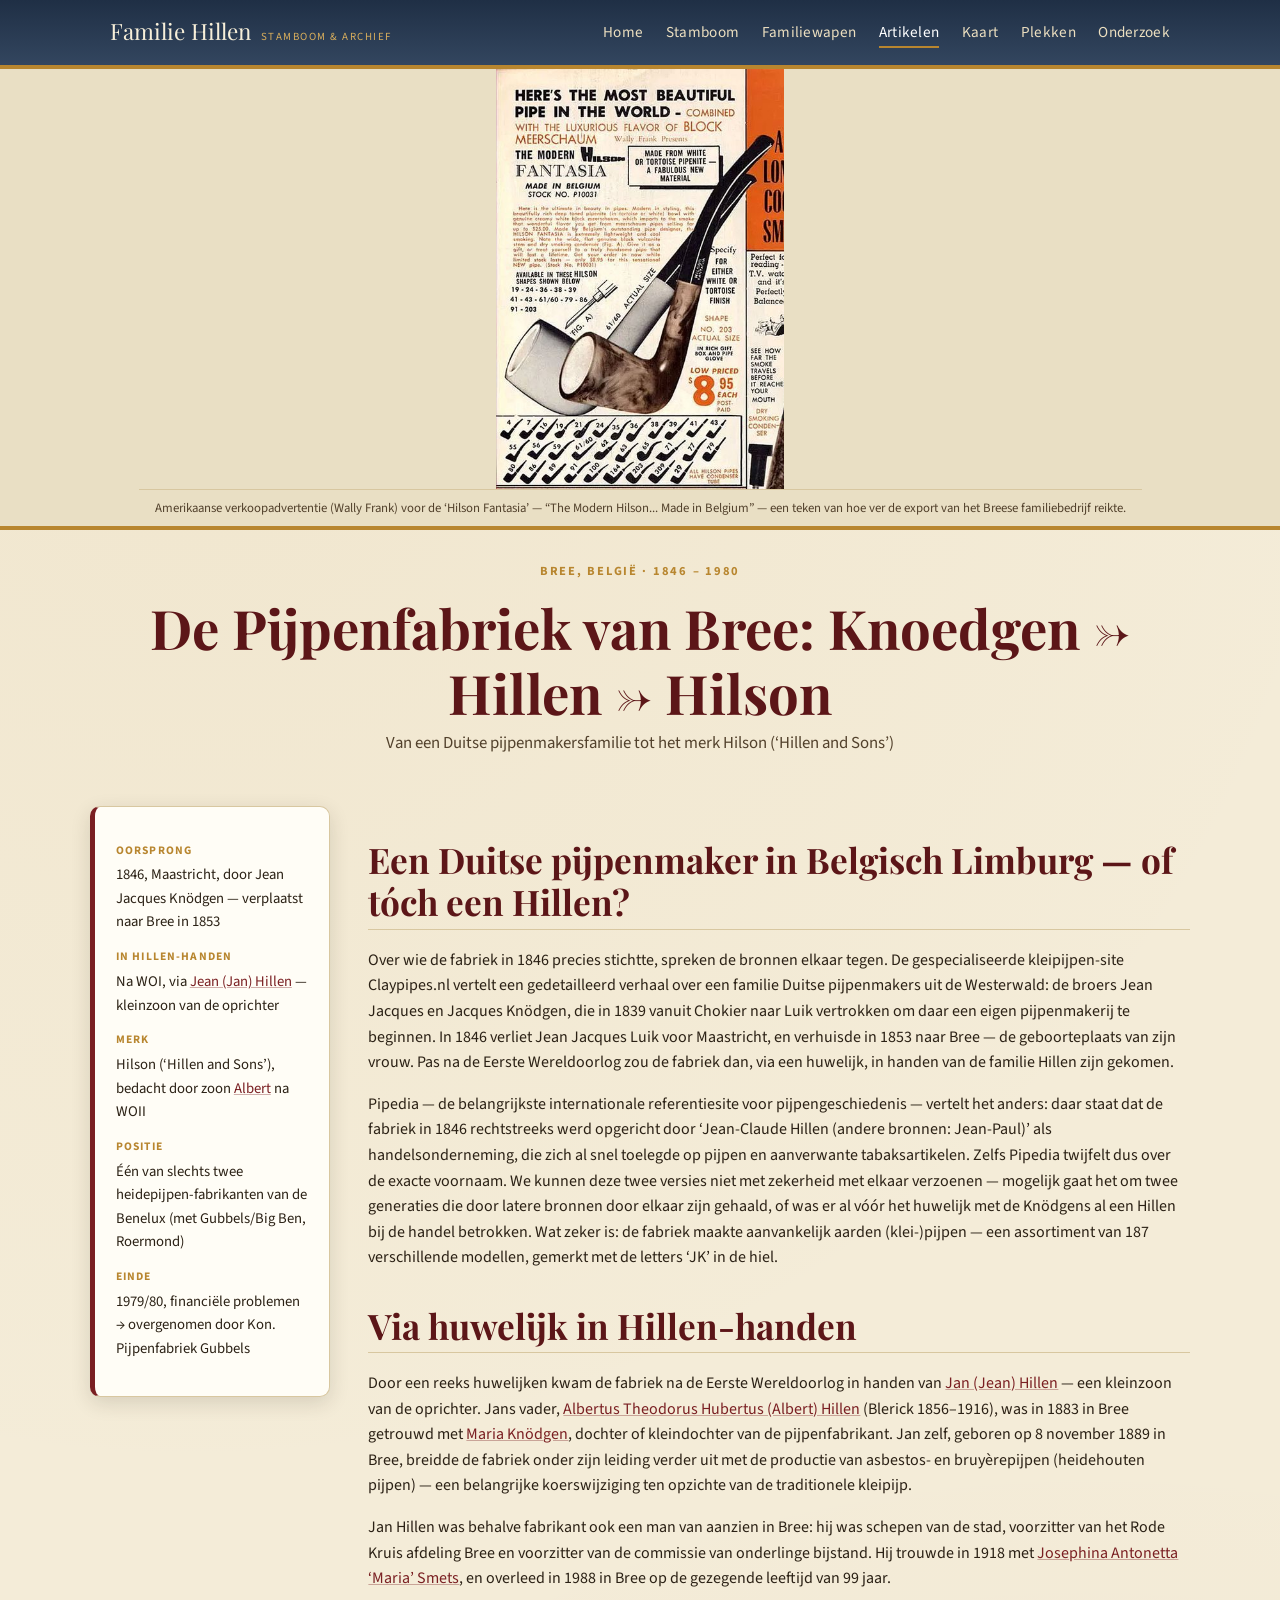
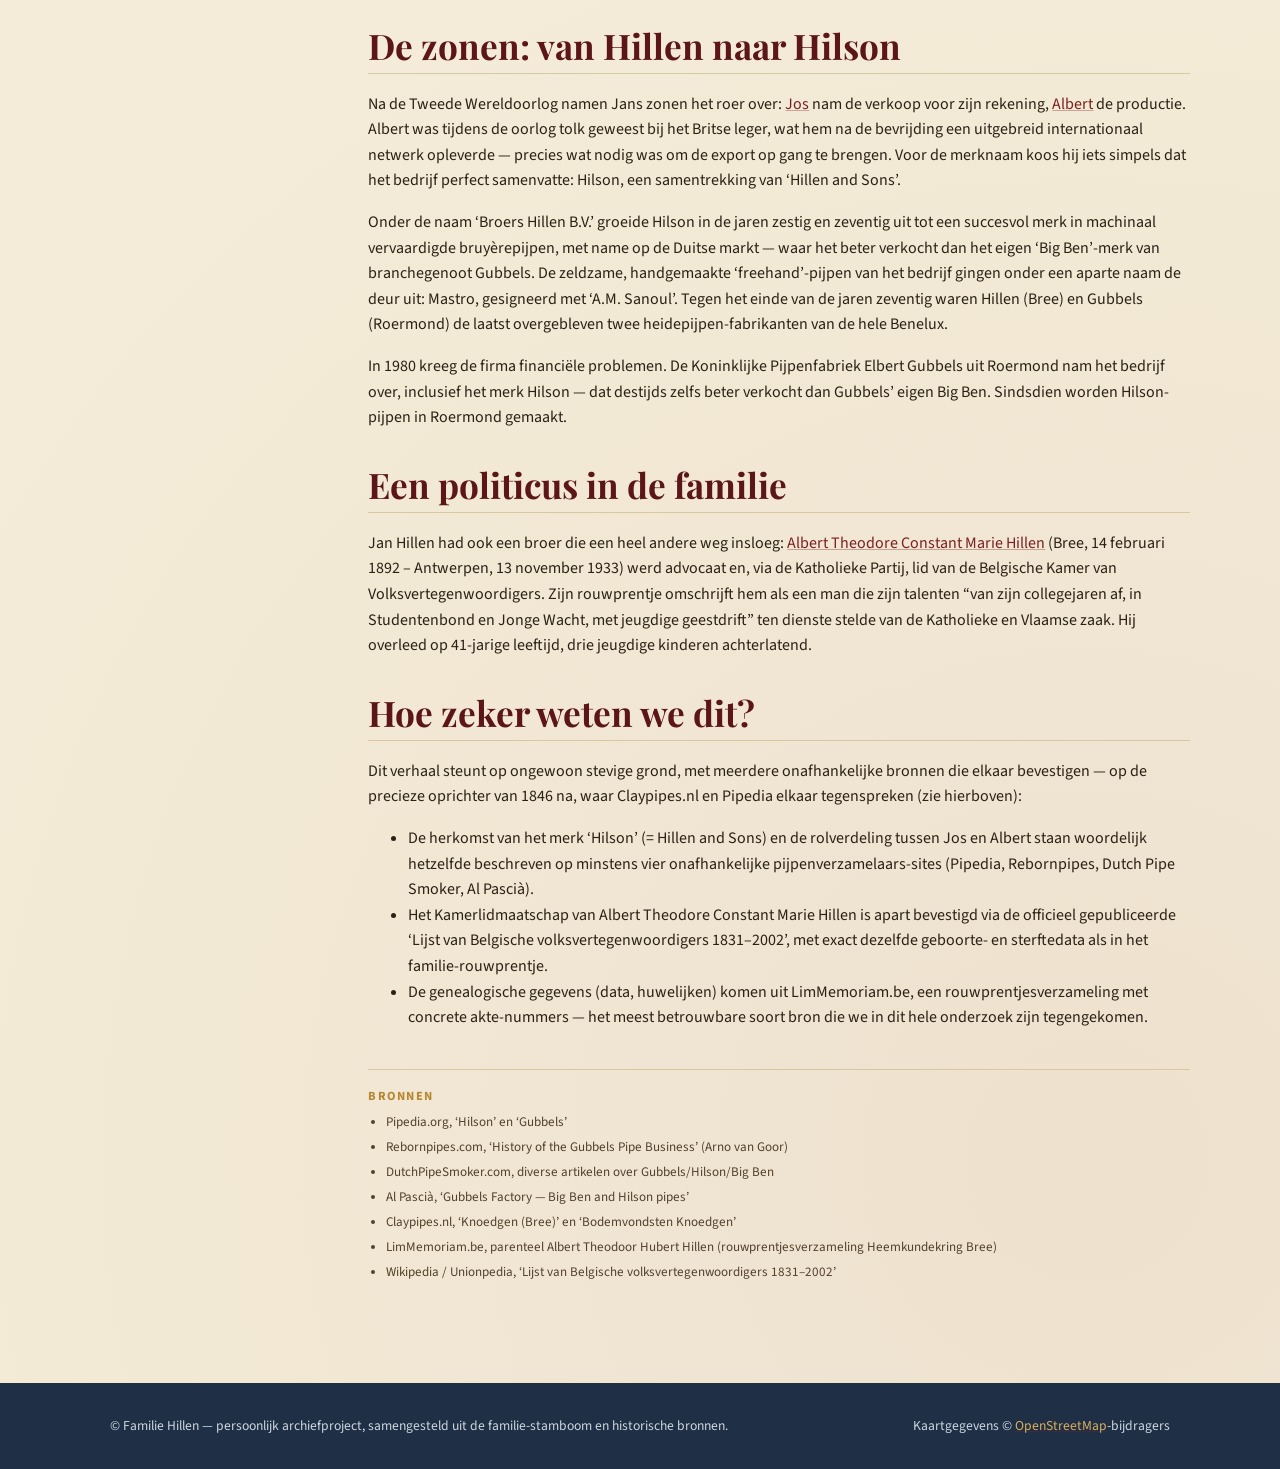
<file: artikelen/pijpenfabriek-bree.html>
<!DOCTYPE html>
<html lang="nl">
<head>
<meta charset="UTF-8">
<meta name="viewport" content="width=device-width, initial-scale=1.0">
<title>De Pijpenfabriek van Bree: Knoedgen → Hillen → Hilson · Familie Hillen</title>
<meta name="description" content="Via een huwelijk kwam een van de laatste twee heidepijpenfabrikanten van de Benelux in handen van de familie Hillen — met een politicus als bijvangst.">
<link rel="preconnect" href="https://fonts.googleapis.com"><link rel="preconnect" href="https://fonts.gstatic.com" crossorigin><link href="https://fonts.googleapis.com/css2?family=Playfair+Display:wght@600;700;800&family=Source+Sans+3:wght@400;600;700&display=swap" rel="stylesheet">
<link rel="stylesheet" href="../css/style.css">

</head>
<body>
<header class="site-header">
  <div class="container">
    <a class="brand" href="../index.html">Familie Hillen <small>Stamboom &amp; archief</small></a>
    <button class="nav-toggle" id="nav-toggle" type="button" aria-label="Menu">
      <span></span><span></span><span></span>
    </button>
    <nav class="main-nav" id="main-nav">
      <ul>
        <li><a href="../index.html">Home</a></li>
        <li><a href="../stamboom.html">Stamboom</a></li>
        <li><a href="../wapen.html">Familiewapen</a></li>
        <li><a href="../artikelen.html" class="active">Artikelen</a></li>
        <li><a href="../kaart.html">Kaart</a></li>
        <li><a href="../plekken.html">Plekken</a></li>
        <li><a href="../onderzoek.html">Onderzoek</a></li>
      </ul>
    </nav>
  </div>
</header>
<main>

<div class="article-hero">
  <img src="../assets/images/artikelen/pijpenfabriek_bree/pijpenfabriek_bree_2_p2_1.jpg" alt="De Pijpenfabriek van Bree: Knoedgen → Hillen → Hilson">
  <div class="caption container">Amerikaanse verkoopadvertentie (Wally Frank) voor de ‘Hilson Fantasia’ — “The Modern Hilson... Made in Belgium” — een teken van hoe ver de export van het Breese familiebedrijf reikte.</div>
</div>
<div class="article-head container">
  <p class="era">Bree, België · 1846 – 1980</p>
  <h1>De Pijpenfabriek van Bree: Knoedgen → Hillen → Hilson</h1>
  <p class="sub">Van een Duitse pijpenmakersfamilie tot het merk Hilson (‘Hillen and Sons’)</p>
</div>
<div class="article-layout container">
  <aside class="facts-box">
    <dl><dt>Oorsprong</dt><dd>1846, Maastricht, door Jean Jacques Knödgen — verplaatst naar Bree in 1853</dd><dt>In Hillen-handen</dt><dd>Na WOI, via <a href="../stamboom.html?persoon=P0129" title="Jean Hillen in de stamboom">Jean (Jan) Hillen</a> — kleinzoon van de oprichter</dd><dt>Merk</dt><dd>Hilson (‘Hillen and Sons’), bedacht door zoon <a href="../stamboom.html?persoon=P0135" title="Albert Hillen in de stamboom">Albert</a> na WOII</dd><dt>Positie</dt><dd>Één van slechts twee heidepijpen-fabrikanten van de Benelux (met Gubbels/Big Ben, Roermond)</dd><dt>Einde</dt><dd>1979/80, financiële problemen → overgenomen door Kon. Pijpenfabriek Gubbels</dd></dl>
  </aside>
  <article class="article-body">
    <h2>Een Duitse pijpenmaker in Belgisch Limburg — of tóch een Hillen?</h2><p>Over wie de fabriek in 1846 precies stichtte, spreken de bronnen elkaar tegen. De gespecialiseerde kleipijpen-site Claypipes.nl vertelt een gedetailleerd verhaal over een familie Duitse pijpenmakers uit de Westerwald: de broers Jean Jacques en Jacques Knödgen, die in 1839 vanuit Chokier naar Luik vertrokken om daar een eigen pijpenmakerij te beginnen. In 1846 verliet Jean Jacques Luik voor Maastricht, en verhuisde in 1853 naar Bree — de geboorteplaats van zijn vrouw. Pas na de Eerste Wereldoorlog zou de fabriek dan, via een huwelijk, in handen van de familie Hillen zijn gekomen.</p><p>Pipedia — de belangrijkste internationale referentiesite voor pijpengeschiedenis — vertelt het anders: daar staat dat de fabriek in 1846 rechtstreeks werd opgericht door ‘Jean-Claude Hillen (andere bronnen: Jean-Paul)’ als handelsonderneming, die zich al snel toelegde op pijpen en aanverwante tabaksartikelen. Zelfs Pipedia twijfelt dus over de exacte voornaam. We kunnen deze twee versies niet met zekerheid met elkaar verzoenen — mogelijk gaat het om twee generaties die door latere bronnen door elkaar zijn gehaald, of was er al vóór het huwelijk met de Knödgens al een Hillen bij de handel betrokken. Wat zeker is: de fabriek maakte aanvankelijk aarden (klei-)pijpen — een assortiment van 187 verschillende modellen, gemerkt met de letters ‘JK’ in de hiel.</p><h2>Via huwelijk in Hillen-handen</h2><p>Door een reeks huwelijken kwam de fabriek na de Eerste Wereldoorlog in handen van <a href="../stamboom.html?persoon=P0129" title="Jean Hillen in de stamboom">Jan (Jean) Hillen</a> — een kleinzoon van de oprichter. Jans vader, <a href="../stamboom.html?persoon=P0122" title="Albertus Theodorus Hubertus Hillen in de stamboom">Albertus Theodorus Hubertus (Albert) Hillen</a> (Blerick 1856–1916), was in 1883 in Bree getrouwd met <a href="../stamboom.html?persoon=P0123" title="Maria Knoedgen in de stamboom">Maria Knödgen</a>, dochter of kleindochter van de pijpenfabrikant. Jan zelf, geboren op 8 november 1889 in Bree, breidde de fabriek onder zijn leiding verder uit met de productie van asbestos- en bruyèrepijpen (heidehouten pijpen) — een belangrijke koerswijziging ten opzichte van de traditionele kleipijp.</p><p>Jan Hillen was behalve fabrikant ook een man van aanzien in Bree: hij was schepen van de stad, voorzitter van het Rode Kruis afdeling Bree en voorzitter van de commissie van onderlinge bijstand. Hij trouwde in 1918 met <a href="../stamboom.html?persoon=P0130" title="Josephina Antonetta Smets in de stamboom">Josephina Antonetta ‘Maria’ Smets</a>, en overleed in 1988 in Bree op de gezegende leeftijd van 99 jaar.</p><h2>De zonen: van Hillen naar Hilson</h2><p>Na de Tweede Wereldoorlog namen Jans zonen het roer over: <a href="../stamboom.html?persoon=P0137" title="Jos Hillen in de stamboom">Jos</a> nam de verkoop voor zijn rekening, <a href="../stamboom.html?persoon=P0135" title="Albert Hillen in de stamboom">Albert</a> de productie. Albert was tijdens de oorlog tolk geweest bij het Britse leger, wat hem na de bevrijding een uitgebreid internationaal netwerk opleverde — precies wat nodig was om de export op gang te brengen. Voor de merknaam koos hij iets simpels dat het bedrijf perfect samenvatte: Hilson, een samentrekking van ‘Hillen and Sons’.</p><p>Onder de naam ‘Broers Hillen B.V.’ groeide Hilson in de jaren zestig en zeventig uit tot een succesvol merk in machinaal vervaardigde bruyèrepijpen, met name op de Duitse markt — waar het beter verkocht dan het eigen ‘Big Ben’-merk van branchegenoot Gubbels. De zeldzame, handgemaakte ‘freehand’-pijpen van het bedrijf gingen onder een aparte naam de deur uit: Mastro, gesigneerd met ‘A.M. Sanoul’. Tegen het einde van de jaren zeventig waren Hillen (Bree) en Gubbels (Roermond) de laatst overgebleven twee heidepijpen-fabrikanten van de hele Benelux.</p><p>In 1980 kreeg de firma financiële problemen. De Koninklijke Pijpenfabriek Elbert Gubbels uit Roermond nam het bedrijf over, inclusief het merk Hilson — dat destijds zelfs beter verkocht dan Gubbels’ eigen Big Ben. Sindsdien worden Hilson-pijpen in Roermond gemaakt.</p><h2>Een politicus in de familie</h2><p>Jan Hillen had ook een broer die een heel andere weg insloeg: <a href="../stamboom.html?persoon=P0131" title="Albert Theodore Constant Marie Hillen in de stamboom">Albert Theodore Constant Marie Hillen</a> (Bree, 14 februari 1892 – Antwerpen, 13 november 1933) werd advocaat en, via de Katholieke Partij, lid van de Belgische Kamer van Volksvertegenwoordigers. Zijn rouwprentje omschrijft hem als een man die zijn talenten “van zijn collegejaren af, in Studentenbond en Jonge Wacht, met jeugdige geestdrift” ten dienste stelde van de Katholieke en Vlaamse zaak. Hij overleed op 41-jarige leeftijd, drie jeugdige kinderen achterlatend.</p><h2>Hoe zeker weten we dit?</h2><p>Dit verhaal steunt op ongewoon stevige grond, met meerdere onafhankelijke bronnen die elkaar bevestigen — op de precieze oprichter van 1846 na, waar Claypipes.nl en Pipedia elkaar tegenspreken (zie hierboven):</p><ul><li>De herkomst van het merk ‘Hilson’ (= Hillen and Sons) en de rolverdeling tussen Jos en Albert staan woordelijk hetzelfde beschreven op minstens vier onafhankelijke pijpenverzamelaars-sites (Pipedia, Rebornpipes, Dutch Pipe Smoker, Al Pascià).</li><li>Het Kamerlidmaatschap van Albert Theodore Constant Marie Hillen is apart bevestigd via de officieel gepubliceerde ‘Lijst van Belgische volksvertegenwoordigers 1831–2002’, met exact dezelfde geboorte- en sterftedata als in het familie-rouwprentje.</li><li>De genealogische gegevens (data, huwelijken) komen uit LimMemoriam.be, een rouwprentjesverzameling met concrete akte-nummers — het meest betrouwbare soort bron die we in dit hele onderzoek zijn tegengekomen.</li></ul>
    <div class="sources">
      <h4>Bronnen</h4>
      <ul><li>Pipedia.org, ‘Hilson’ en ‘Gubbels’</li><li>Rebornpipes.com, ‘History of the Gubbels Pipe Business’ (Arno van Goor)</li><li>DutchPipeSmoker.com, diverse artikelen over Gubbels/Hilson/Big Ben</li><li>Al Pascià, ‘Gubbels Factory — Big Ben and Hilson pipes’</li><li>Claypipes.nl, ‘Knoedgen (Bree)’ en ‘Bodemvondsten Knoedgen’</li><li>LimMemoriam.be, parenteel Albert Theodoor Hubert Hillen (rouwprentjesverzameling Heemkundekring Bree)</li><li>Wikipedia / Unionpedia, ‘Lijst van Belgische volksvertegenwoordigers 1831–2002’</li></ul>
    </div>
  </article>
</div>

</main>
<footer class="site-footer">
  <div class="container">
    <span>&copy; Familie Hillen — persoonlijk archiefproject, samengesteld uit de familie-stamboom en historische bronnen.</span>
    <span>Kaartgegevens &copy; <a href="https://www.openstreetmap.org/copyright" target="_blank" rel="noopener">OpenStreetMap</a>-bijdragers</span>
  </div>
</footer>
<script>
document.getElementById('nav-toggle').addEventListener('click', function() {
  this.classList.toggle('open');
  document.getElementById('main-nav').classList.toggle('open');
});
</script>
<script src="../js/lightbox.js"></script>
</body>
</html>
</file>
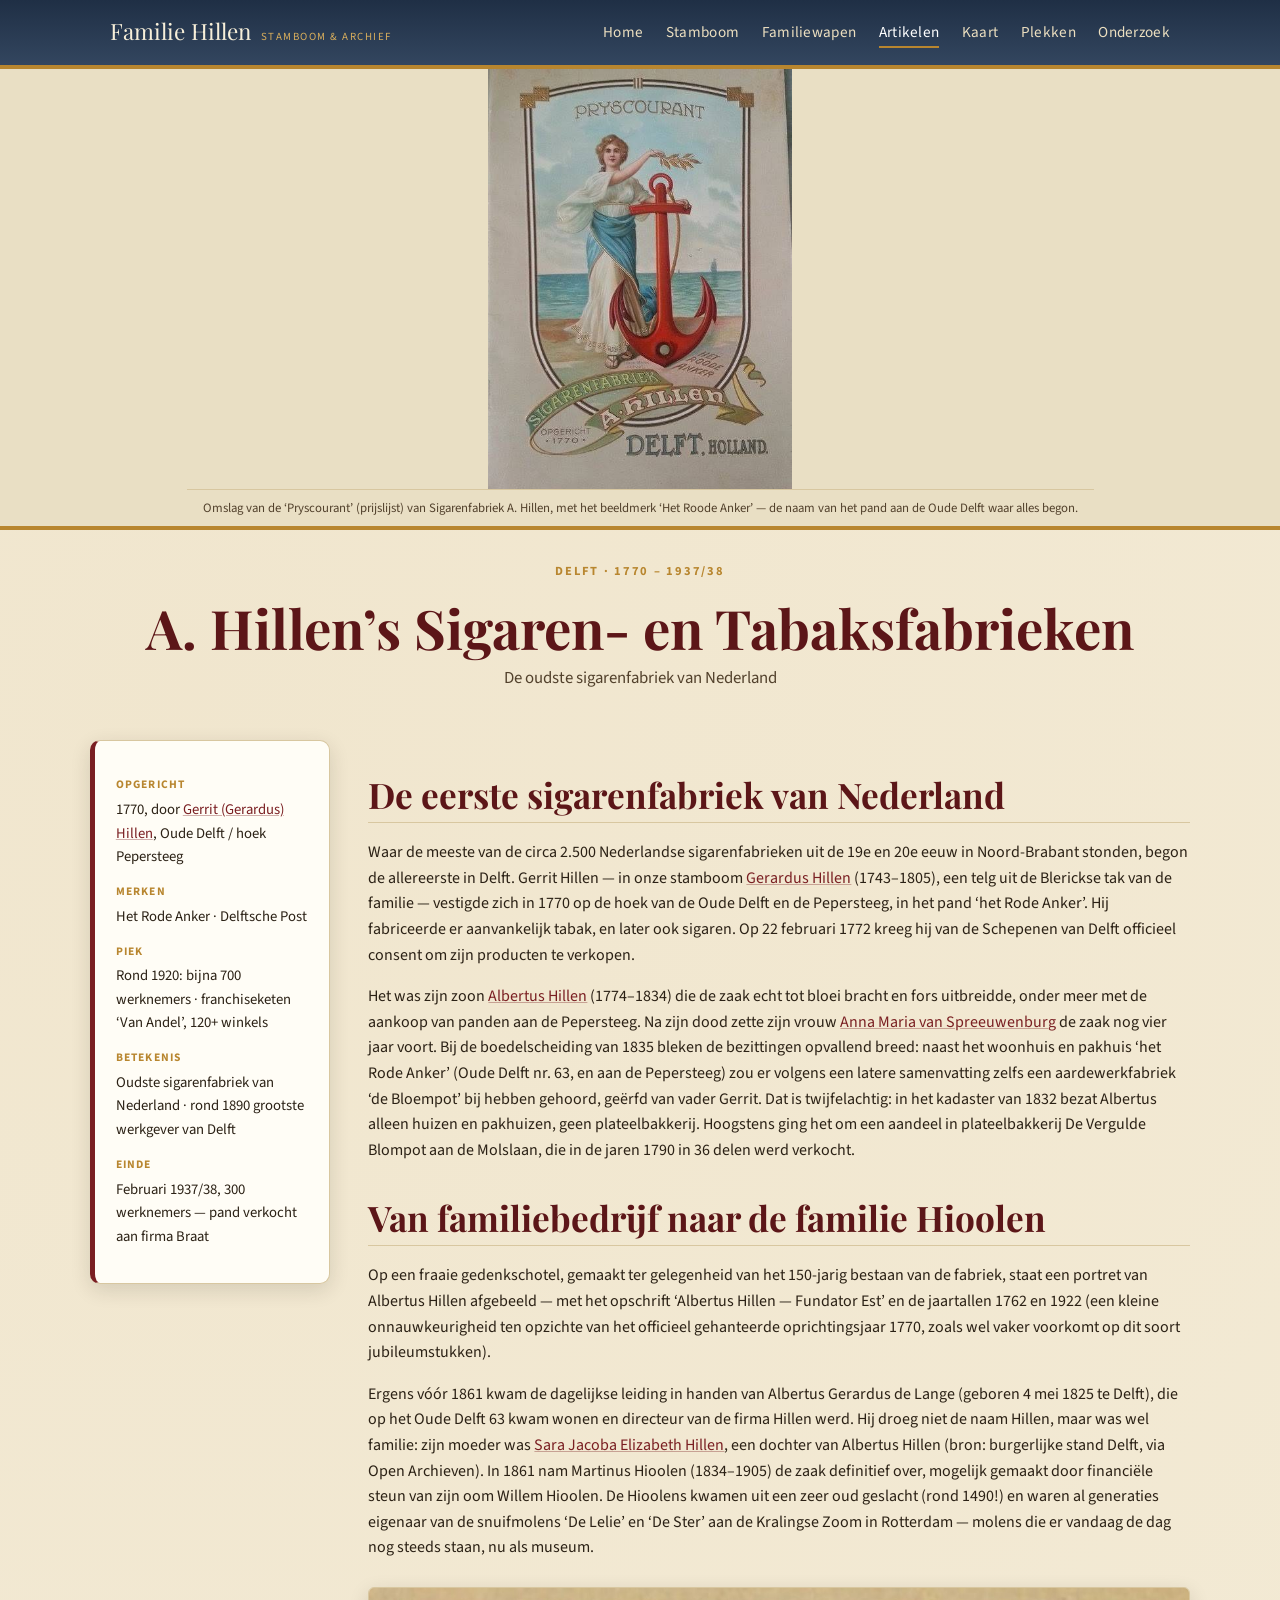
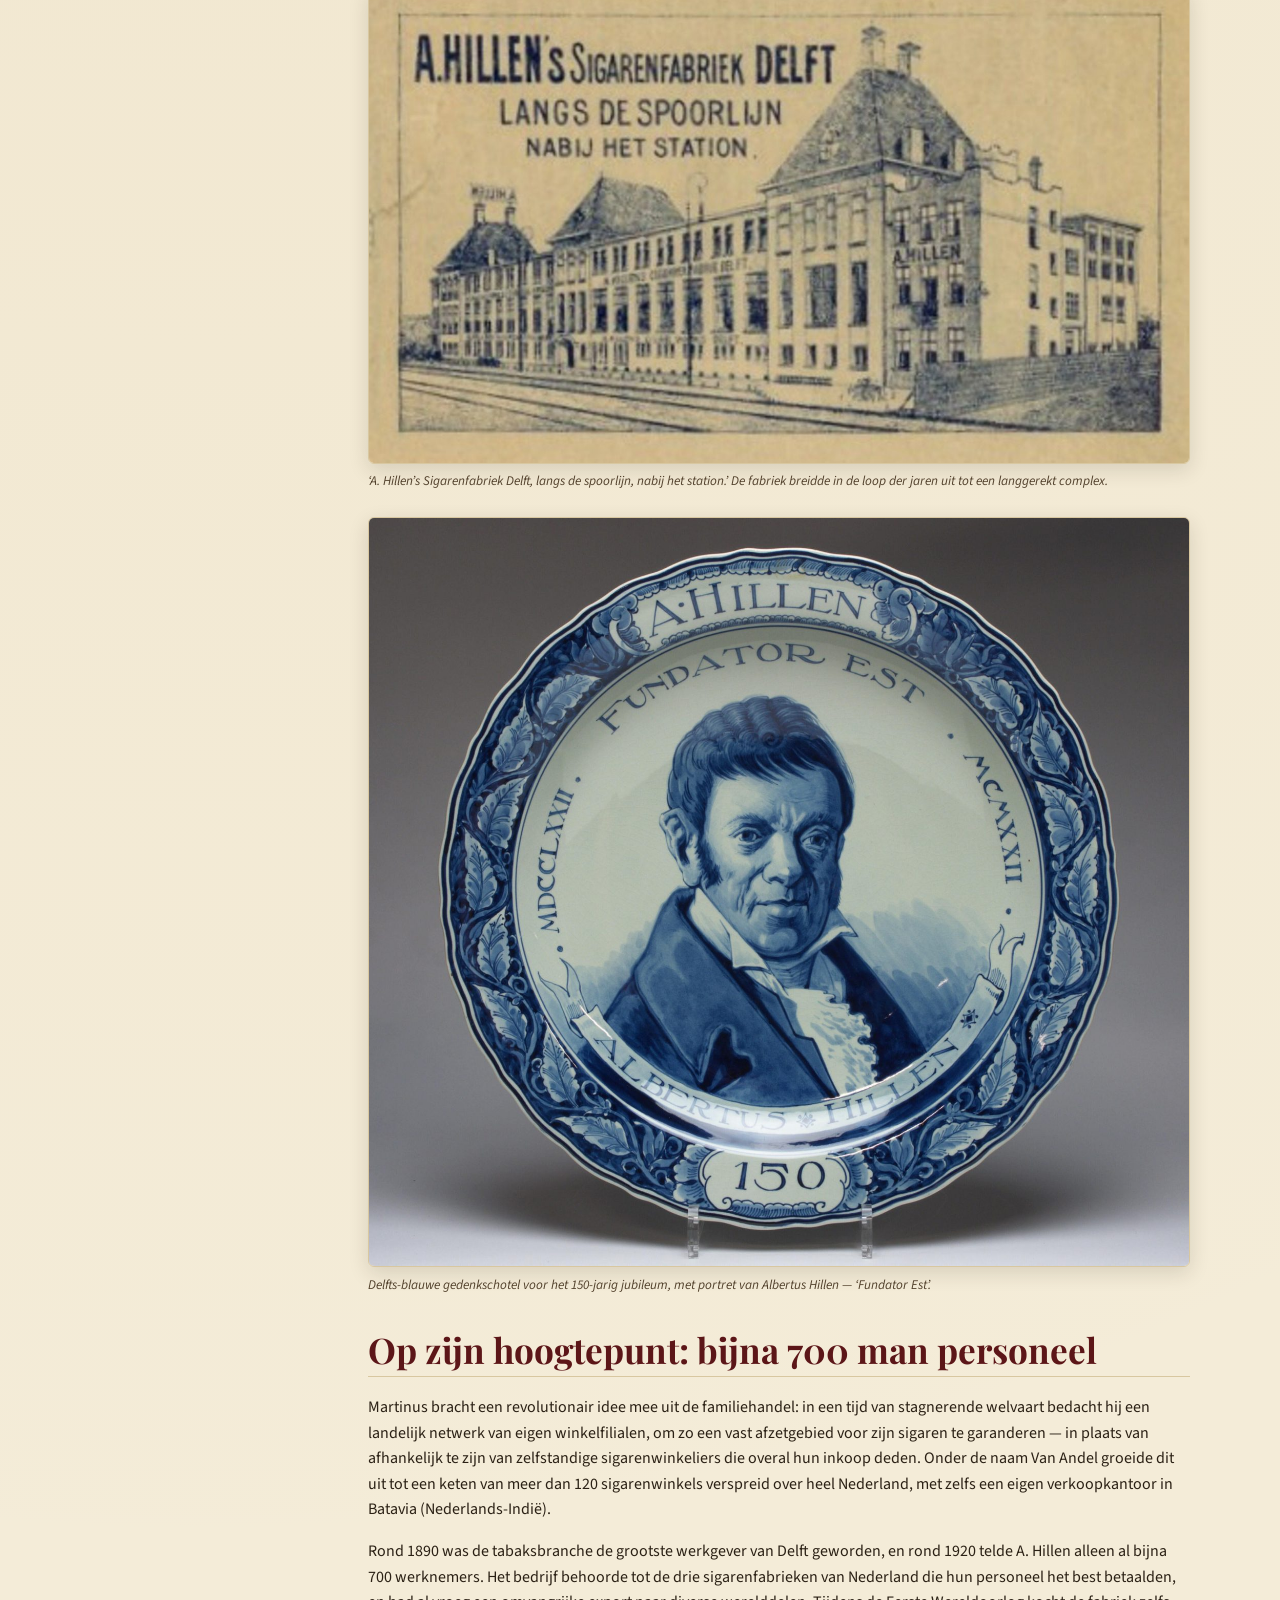
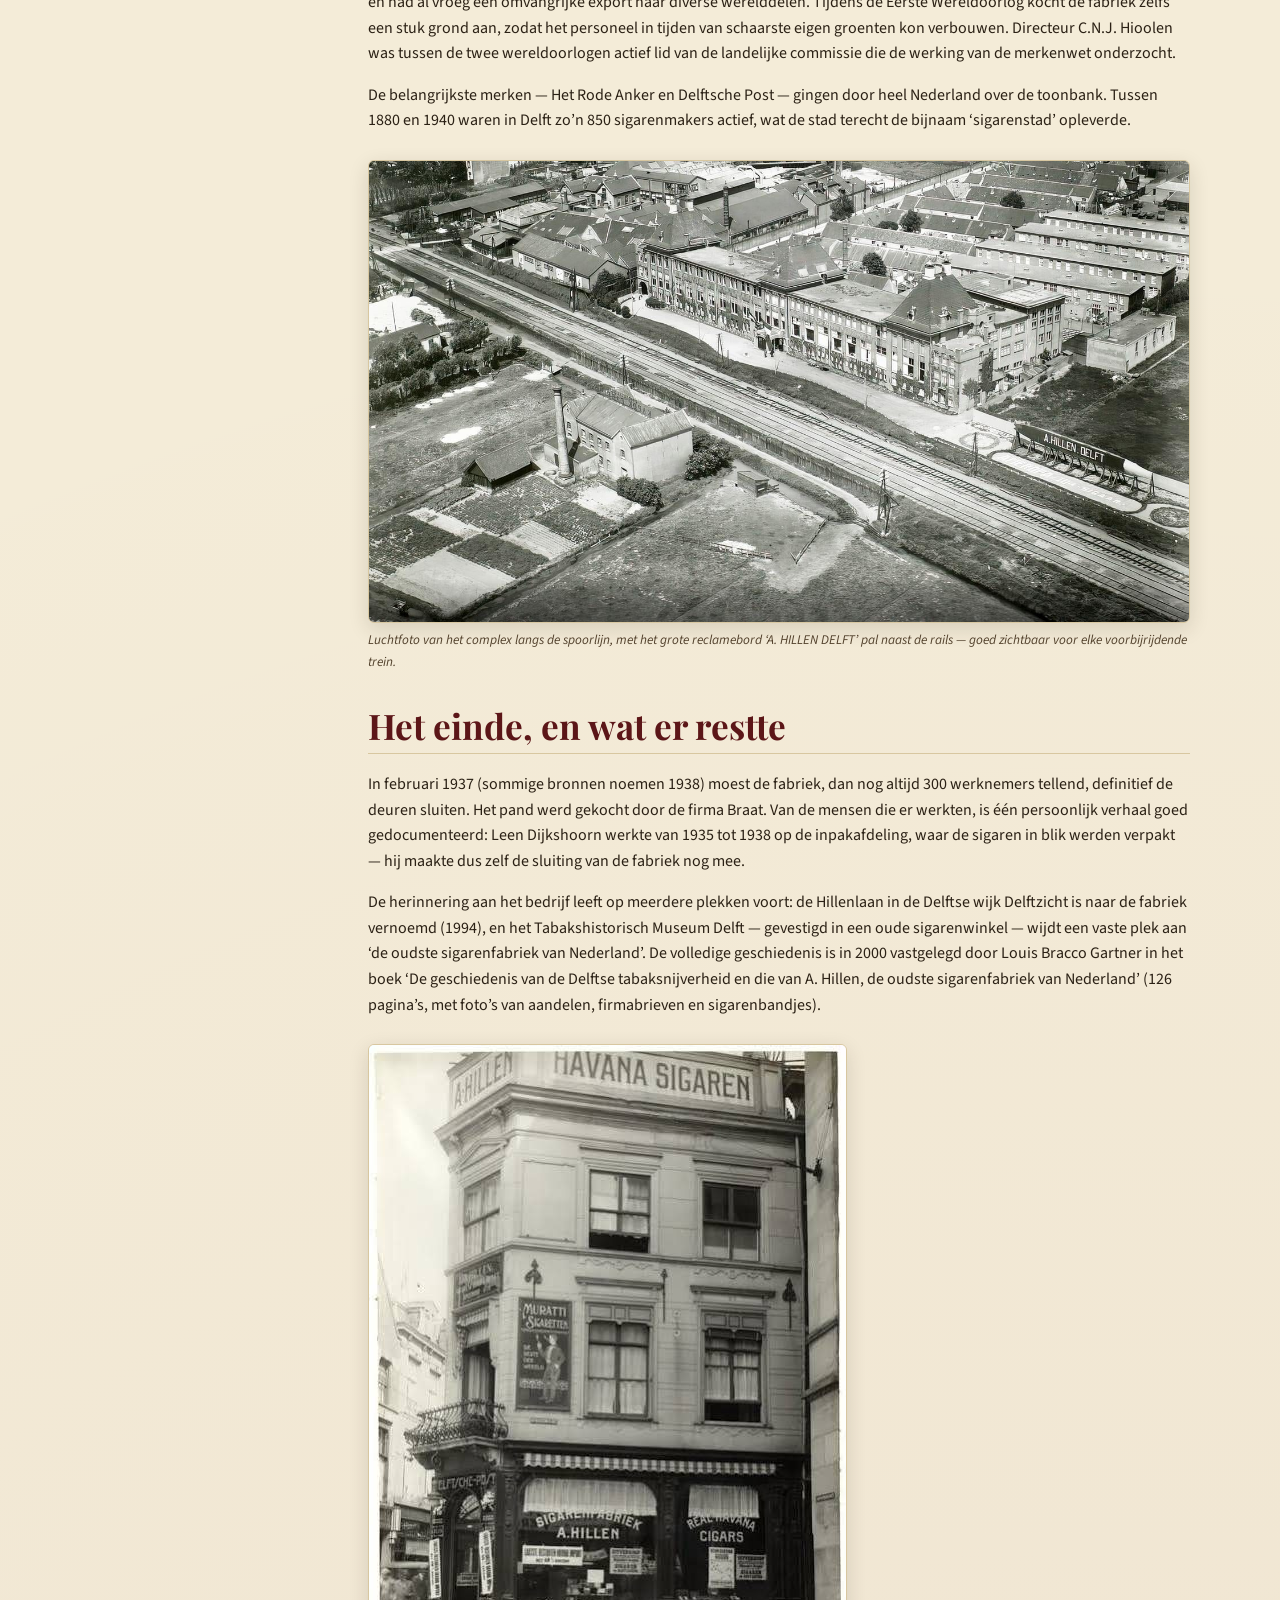
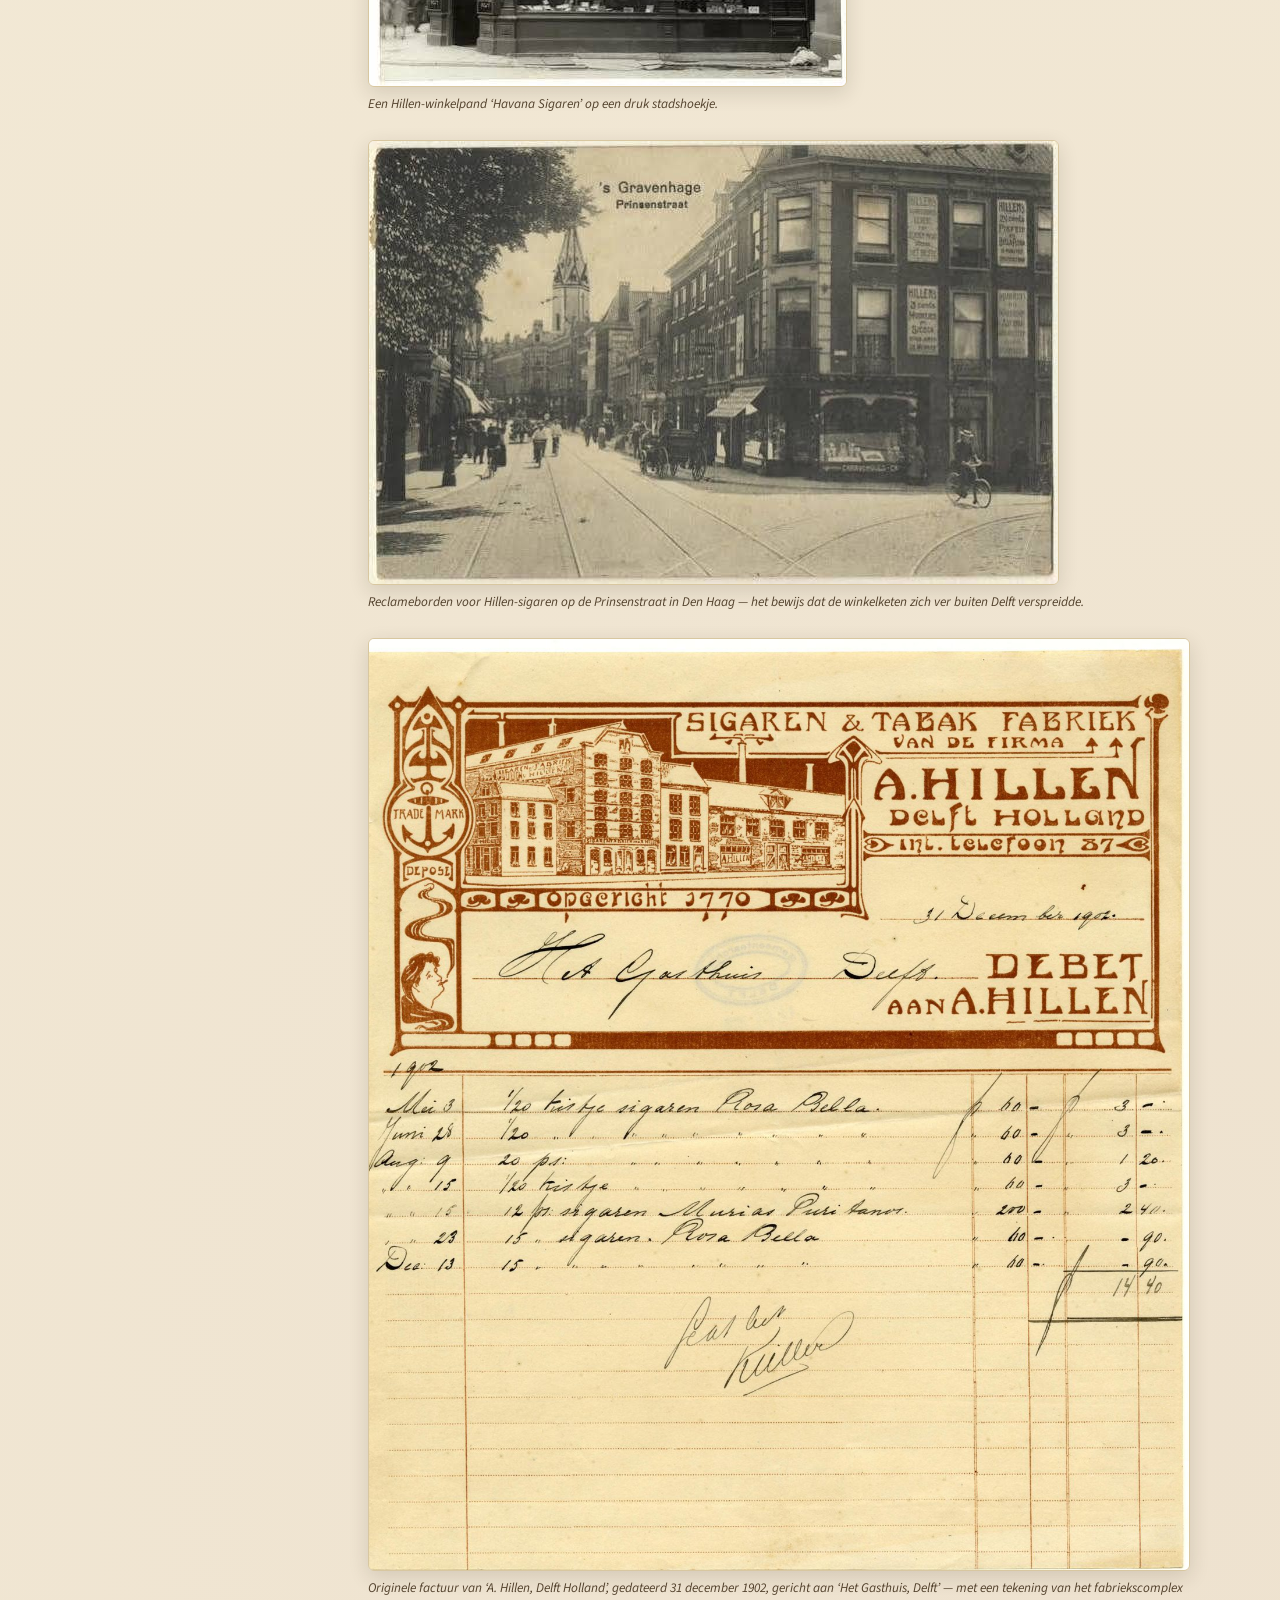
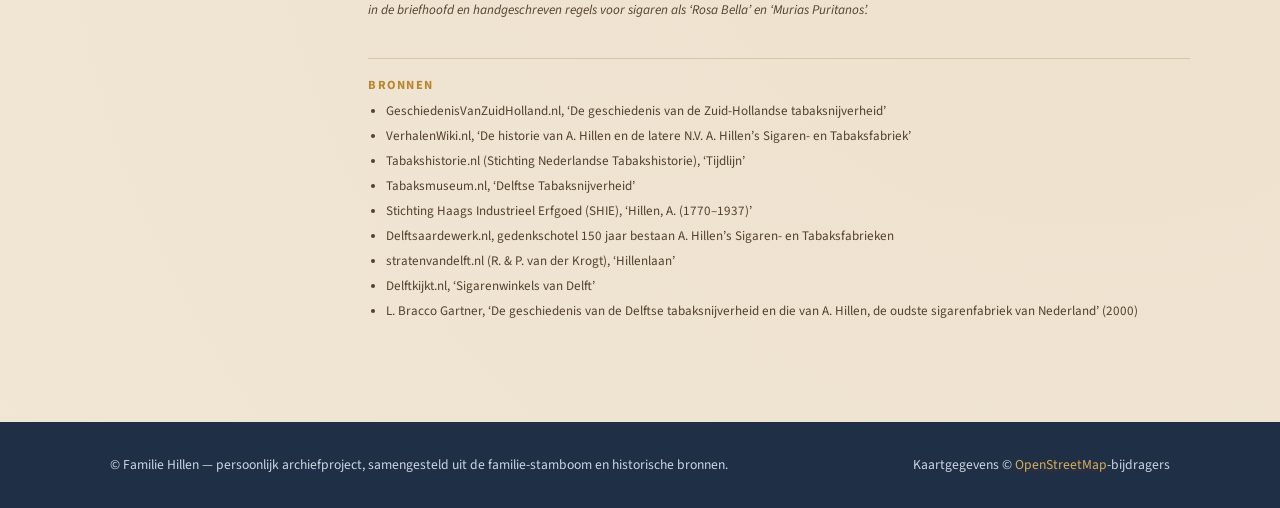
<file: artikelen/sigarenfabriek-delft.html>
<!DOCTYPE html>
<html lang="nl">
<head>
<meta charset="UTF-8">
<meta name="viewport" content="width=device-width, initial-scale=1.0">
<title>A. Hillen’s Sigaren- en Tabaksfabrieken · Familie Hillen</title>
<meta name="description" content="Van een pand ‘het Rode Anker’ aan de Oude Delft tot bijna 700 werknemers en een winkelketen van meer dan 120 filialen door heel Nederland.">
<link rel="preconnect" href="https://fonts.googleapis.com"><link rel="preconnect" href="https://fonts.gstatic.com" crossorigin><link href="https://fonts.googleapis.com/css2?family=Playfair+Display:wght@600;700;800&family=Source+Sans+3:wght@400;600;700&display=swap" rel="stylesheet">
<link rel="stylesheet" href="../css/style.css">

</head>
<body>
<header class="site-header">
  <div class="container">
    <a class="brand" href="../index.html">Familie Hillen <small>Stamboom &amp; archief</small></a>
    <button class="nav-toggle" id="nav-toggle" type="button" aria-label="Menu">
      <span></span><span></span><span></span>
    </button>
    <nav class="main-nav" id="main-nav">
      <ul>
        <li><a href="../index.html">Home</a></li>
        <li><a href="../stamboom.html">Stamboom</a></li>
        <li><a href="../wapen.html">Familiewapen</a></li>
        <li><a href="../artikelen.html" class="active">Artikelen</a></li>
        <li><a href="../kaart.html">Kaart</a></li>
        <li><a href="../plekken.html">Plekken</a></li>
        <li><a href="../onderzoek.html">Onderzoek</a></li>
      </ul>
    </nav>
  </div>
</header>
<main>

<div class="article-hero">
  <img src="../assets/images/artikelen/sigarenfabriek_delft/sigarenfabriek_delft_p1_1.jpg" alt="A. Hillen’s Sigaren- en Tabaksfabrieken">
  <div class="caption container">Omslag van de ‘Pryscourant’ (prijslijst) van Sigarenfabriek A. Hillen, met het beeldmerk ‘Het Roode Anker’ — de naam van het pand aan de Oude Delft waar alles begon.</div>
</div>
<div class="article-head container">
  <p class="era">Delft · 1770 – 1937/38</p>
  <h1>A. Hillen’s Sigaren- en Tabaksfabrieken</h1>
  <p class="sub">De oudste sigarenfabriek van Nederland</p>
</div>
<div class="article-layout container">
  <aside class="facts-box">
    <dl><dt>Opgericht</dt><dd>1770, door <a href="../stamboom.html?persoon=P0107" title="Gerardus Hillen in de stamboom">Gerrit (Gerardus) Hillen</a>, Oude Delft / hoek Pepersteeg</dd><dt>Merken</dt><dd>Het Rode Anker · Delftsche Post</dd><dt>Piek</dt><dd>Rond 1920: bijna 700 werknemers · franchiseketen ‘Van Andel’, 120+ winkels</dd><dt>Betekenis</dt><dd>Oudste sigarenfabriek van Nederland · rond 1890 grootste werkgever van Delft</dd><dt>Einde</dt><dd>Februari 1937/38, 300 werknemers — pand verkocht aan firma Braat</dd></dl>
  </aside>
  <article class="article-body">
    <h2>De eerste sigarenfabriek van Nederland</h2><p>Waar de meeste van de circa 2.500 Nederlandse sigarenfabrieken uit de 19e en 20e eeuw in Noord-Brabant stonden, begon de allereerste in Delft. Gerrit Hillen — in onze stamboom <a href="../stamboom.html?persoon=P0107" title="Gerardus Hillen in de stamboom">Gerardus Hillen</a> (1743–1805), een telg uit de Blerickse tak van de familie — vestigde zich in 1770 op de hoek van de Oude Delft en de Pepersteeg, in het pand ‘het Rode Anker’. Hij fabriceerde er aanvankelijk tabak, en later ook sigaren. Op 22 februari 1772 kreeg hij van de Schepenen van Delft officieel consent om zijn producten te verkopen.</p><p>Het was zijn zoon <a href="../stamboom.html?persoon=P0111" title="Albertus Hillen in de stamboom">Albertus Hillen</a> (1774–1834) die de zaak echt tot bloei bracht en fors uitbreidde, onder meer met de aankoop van panden aan de Pepersteeg. Na zijn dood zette zijn vrouw <a href="../stamboom.html?persoon=P0112" title="Anna Maria van Spreeuwenburg in de stamboom">Anna Maria van Spreeuwenburg</a> de zaak nog vier jaar voort. Bij de boedelscheiding van 1835 bleken de bezittingen opvallend breed: naast het woonhuis en pakhuis ‘het Rode Anker’ (Oude Delft nr. 63, en aan de Pepersteeg) zou er volgens een latere samenvatting zelfs een aardewerkfabriek ‘de Bloempot’ bij hebben gehoord, geërfd van vader Gerrit. Dat is twijfelachtig: in het kadaster van 1832 bezat Albertus alleen huizen en pakhuizen, geen plateelbakkerij. Hoogstens ging het om een aandeel in plateelbakkerij De Vergulde Blompot aan de Molslaan, die in de jaren 1790 in 36 delen werd verkocht.</p><h2>Van familiebedrijf naar de familie Hioolen</h2><p>Op een fraaie gedenkschotel, gemaakt ter gelegenheid van het 150-jarig bestaan van de fabriek, staat een portret van Albertus Hillen afgebeeld — met het opschrift ‘Albertus Hillen — Fundator Est’ en de jaartallen 1762 en 1922 (een kleine onnauwkeurigheid ten opzichte van het officieel gehanteerde oprichtingsjaar 1770, zoals wel vaker voorkomt op dit soort jubileumstukken).</p><p>Ergens vóór 1861 kwam de dagelijkse leiding in handen van Albertus Gerardus de Lange (geboren 4 mei 1825 te Delft), die op het Oude Delft 63 kwam wonen en directeur van de firma Hillen werd. Hij droeg niet de naam Hillen, maar was wel familie: zijn moeder was <a href="../stamboom.html?persoon=P0304" title="Sara Jacoba Elizabeth Hillen in de stamboom">Sara Jacoba Elizabeth Hillen</a>, een dochter van Albertus Hillen (bron: burgerlijke stand Delft, via Open Archieven). In 1861 nam Martinus Hioolen (1834–1905) de zaak definitief over, mogelijk gemaakt door financiële steun van zijn oom Willem Hioolen. De Hioolens kwamen uit een zeer oud geslacht (rond 1490!) en waren al generaties eigenaar van de snuifmolens ‘De Lelie’ en ‘De Ster’ aan de Kralingse Zoom in Rotterdam — molens die er vandaag de dag nog steeds staan, nu als museum.</p><figure><img src="../assets/images/artikelen/sigarenfabriek_delft/sigarenfabriek_delft_p2_2.jpg" alt="‘A. Hillen’s Sigarenfabriek Delft, langs de spoorlijn, nabij het station.’ De fabriek breidde in de loop der jaren uit t" loading="lazy"><figcaption>‘A. Hillen’s Sigarenfabriek Delft, langs de spoorlijn, nabij het station.’ De fabriek breidde in de loop der jaren uit tot een langgerekt complex.</figcaption></figure><figure><img src="../assets/images/artikelen/sigarenfabriek_delft/sigarenfabriek_delft_p2_3.jpg" alt="Delfts-blauwe gedenkschotel voor het 150-jarig jubileum, met portret van Albertus Hillen — ‘Fundator Est’." loading="lazy"><figcaption>Delfts-blauwe gedenkschotel voor het 150-jarig jubileum, met portret van Albertus Hillen — ‘Fundator Est’.</figcaption></figure><h2>Op zijn hoogtepunt: bijna 700 man personeel</h2><p>Martinus bracht een revolutionair idee mee uit de familiehandel: in een tijd van stagnerende welvaart bedacht hij een landelijk netwerk van eigen winkelfilialen, om zo een vast afzetgebied voor zijn sigaren te garanderen — in plaats van afhankelijk te zijn van zelfstandige sigarenwinkeliers die overal hun inkoop deden. Onder de naam Van Andel groeide dit uit tot een keten van meer dan 120 sigarenwinkels verspreid over heel Nederland, met zelfs een eigen verkoopkantoor in Batavia (Nederlands-Indië).</p><p>Rond 1890 was de tabaksbranche de grootste werkgever van Delft geworden, en rond 1920 telde A. Hillen alleen al bijna 700 werknemers. Het bedrijf behoorde tot de drie sigarenfabrieken van Nederland die hun personeel het best betaalden, en had al vroeg een omvangrijke export naar diverse werelddelen. Tijdens de Eerste Wereldoorlog kocht de fabriek zelfs een stuk grond aan, zodat het personeel in tijden van schaarste eigen groenten kon verbouwen. Directeur C.N.J. Hioolen was tussen de twee wereldoorlogen actief lid van de landelijke commissie die de werking van de merkenwet onderzocht.</p><p>De belangrijkste merken — Het Rode Anker en Delftsche Post — gingen door heel Nederland over de toonbank. Tussen 1880 en 1940 waren in Delft zo’n 850 sigarenmakers actief, wat de stad terecht de bijnaam ‘sigarenstad’ opleverde.</p><figure><img src="../assets/images/artikelen/sigarenfabriek_delft/sigarenfabriek_delft_p3_4.jpg" alt="Luchtfoto van het complex langs de spoorlijn, met het grote reclamebord ‘A. HILLEN DELFT’ pal naast de rails — goed zich" loading="lazy"><figcaption>Luchtfoto van het complex langs de spoorlijn, met het grote reclamebord ‘A. HILLEN DELFT’ pal naast de rails — goed zichtbaar voor elke voorbijrijdende trein.</figcaption></figure><h2>Het einde, en wat er restte</h2><p>In februari 1937 (sommige bronnen noemen 1938) moest de fabriek, dan nog altijd 300 werknemers tellend, definitief de deuren sluiten. Het pand werd gekocht door de firma Braat. Van de mensen die er werkten, is één persoonlijk verhaal goed gedocumenteerd: Leen Dijkshoorn werkte van 1935 tot 1938 op de inpakafdeling, waar de sigaren in blik werden verpakt — hij maakte dus zelf de sluiting van de fabriek nog mee.</p><p>De herinnering aan het bedrijf leeft op meerdere plekken voort: de Hillenlaan in de Delftse wijk Delftzicht is naar de fabriek vernoemd (1994), en het Tabakshistorisch Museum Delft — gevestigd in een oude sigarenwinkel — wijdt een vaste plek aan ‘de oudste sigarenfabriek van Nederland’. De volledige geschiedenis is in 2000 vastgelegd door Louis Bracco Gartner in het boek ‘De geschiedenis van de Delftse tabaksnijverheid en die van A. Hillen, de oudste sigarenfabriek van Nederland’ (126 pagina’s, met foto’s van aandelen, firmabrieven en sigarenbandjes).</p><figure><img src="../assets/images/artikelen/sigarenfabriek_delft/sigarenfabriek_delft_p4_5.jpg" alt="Een Hillen-winkelpand ‘Havana Sigaren’ op een druk stadshoekje." loading="lazy"><figcaption>Een Hillen-winkelpand ‘Havana Sigaren’ op een druk stadshoekje.</figcaption></figure><figure><img src="../assets/images/artikelen/sigarenfabriek_delft/sigarenfabriek_delft_p4_7.jpg" alt="Reclameborden voor Hillen-sigaren op de Prinsenstraat in Den Haag — het bewijs dat de winkelketen zich ver buiten Delft " loading="lazy"><figcaption>Reclameborden voor Hillen-sigaren op de Prinsenstraat in Den Haag — het bewijs dat de winkelketen zich ver buiten Delft verspreidde.</figcaption></figure><figure><img src="../assets/images/artikelen/sigarenfabriek_delft/sigarenfabriek_delft_p4_6.jpg" alt="Originele factuur van ‘A. Hillen, Delft Holland’, gedateerd 31 december 1902, gericht aan ‘Het Gasthuis, Delft’ — met ee" loading="lazy"><figcaption>Originele factuur van ‘A. Hillen, Delft Holland’, gedateerd 31 december 1902, gericht aan ‘Het Gasthuis, Delft’ — met een tekening van het fabriekscomplex in de briefhoofd en handgeschreven regels voor sigaren als ‘Rosa Bella’ en ‘Murias Puritanos’.</figcaption></figure>
    <div class="sources">
      <h4>Bronnen</h4>
      <ul><li>GeschiedenisVanZuidHolland.nl, ‘De geschiedenis van de Zuid-Hollandse tabaksnijverheid’</li><li>VerhalenWiki.nl, ‘De historie van A. Hillen en de latere N.V. A. Hillen’s Sigaren- en Tabaksfabriek’</li><li>Tabakshistorie.nl (Stichting Nederlandse Tabakshistorie), ‘Tijdlijn’</li><li>Tabaksmuseum.nl, ‘Delftse Tabaksnijverheid’</li><li>Stichting Haags Industrieel Erfgoed (SHIE), ‘Hillen, A. (1770–1937)’</li><li>Delftsaardewerk.nl, gedenkschotel 150 jaar bestaan A. Hillen’s Sigaren- en Tabaksfabrieken</li><li>stratenvandelft.nl (R. & P. van der Krogt), ‘Hillenlaan’</li><li>Delftkijkt.nl, ‘Sigarenwinkels van Delft’</li><li>L. Bracco Gartner, ‘De geschiedenis van de Delftse tabaksnijverheid en die van A. Hillen, de oudste sigarenfabriek van Nederland’ (2000)</li></ul>
    </div>
  </article>
</div>

</main>
<footer class="site-footer">
  <div class="container">
    <span>&copy; Familie Hillen — persoonlijk archiefproject, samengesteld uit de familie-stamboom en historische bronnen.</span>
    <span>Kaartgegevens &copy; <a href="https://www.openstreetmap.org/copyright" target="_blank" rel="noopener">OpenStreetMap</a>-bijdragers</span>
  </div>
</footer>
<script>
document.getElementById('nav-toggle').addEventListener('click', function() {
  this.classList.toggle('open');
  document.getElementById('main-nav').classList.toggle('open');
});
</script>
<script src="../js/lightbox.js"></script>
</body>
</html>
</file>
<file: css/style.css>
/* Familie Hillen — gedeelde stijl. Warme, "historisch archief"-uitstraling. */

:root {
  --parchment: #f4ecd8;
  --parchment-dark: #e9dfc4;
  --ink: #2b2115;
  --ink-soft: #52412c;
  --red: #7a1f22;
  --red-dark: #5c1618;
  --gold: #b8862f;
  --gold-light: #d9ae5c;
  --navy: #1f2f45;
  --navy-light: #33465f;
  --card-bg: #fffdf6;
  --border: #d8c7a0;
  --shadow: 0 6px 20px rgba(43, 33, 21, 0.14);
  --radius: 10px;
  --serif: "Playfair Display", Georgia, "Times New Roman", serif;
  --sans: "Source Sans 3", "Segoe UI", Arial, sans-serif;
}

* { box-sizing: border-box; }

html { scroll-behavior: smooth; }

body {
  margin: 0;
  background-color: var(--parchment);
  background-image:
    radial-gradient(circle at 15% 10%, rgba(184, 134, 47, 0.06), transparent 40%),
    radial-gradient(circle at 85% 90%, rgba(122, 31, 34, 0.05), transparent 45%);
  color: var(--ink);
  font-family: var(--sans);
  line-height: 1.6;
  -webkit-font-smoothing: antialiased;
}

h1, h2, h3, h4, .display {
  font-family: var(--serif);
  color: var(--red-dark);
  line-height: 1.2;
  margin: 0 0 0.5em;
}

h1 { font-size: clamp(2rem, 4vw + 1rem, 3.4rem); }
h2 { font-size: clamp(1.5rem, 2vw + 1rem, 2.2rem); }
h3 { font-size: clamp(1.15rem, 1vw + 1rem, 1.5rem); }

a { color: var(--red); text-decoration-color: rgba(122, 31, 34, 0.35); }
a:hover { color: var(--red-dark); }

p { margin: 0 0 1em; }

img { max-width: 100%; display: block; }

.container {
  max-width: 1100px;
  margin: 0 auto;
  padding: 0 1.25rem;
}

.narrow { max-width: 780px; }

/* Header / nav */
header.site-header {
  background: linear-gradient(180deg, var(--navy) 0%, var(--navy-light) 100%);
  color: #f4ecd8;
  border-bottom: 4px solid var(--gold);
}

.site-header .container {
  display: flex;
  align-items: center;
  justify-content: space-between;
  flex-wrap: wrap;
  gap: 0.75rem;
  padding-top: 0.9rem;
  padding-bottom: 0.9rem;
}

.brand {
  display: flex;
  align-items: baseline;
  gap: 0.6rem;
  font-family: var(--serif);
  font-size: 1.4rem;
  color: #f7efd9;
  text-decoration: none;
}

.brand small {
  font-family: var(--sans);
  font-size: 0.68rem;
  letter-spacing: 0.14em;
  text-transform: uppercase;
  color: var(--gold-light);
}

nav.main-nav ul {
  list-style: none;
  display: flex;
  gap: 1.4rem;
  margin: 0;
  padding: 0;
  flex-wrap: wrap;
}

nav.main-nav a {
  color: #ecdfc0;
  text-decoration: none;
  font-size: 0.95rem;
  letter-spacing: 0.02em;
  padding-bottom: 3px;
  border-bottom: 2px solid transparent;
}

nav.main-nav a:hover,
nav.main-nav a.active {
  color: #fff;
  border-bottom-color: var(--gold);
}

.nav-toggle { display: none; }

/* Hero */
.hero {
  padding: 3.4rem 0 3rem;
  text-align: center;
  border-bottom: 1px solid var(--border);
}

.hero .kicker {
  font-family: var(--sans);
  text-transform: uppercase;
  letter-spacing: 0.2em;
  font-size: 0.78rem;
  color: var(--gold);
  font-weight: 600;
}

.hero p.lede {
  max-width: 620px;
  margin: 0.9rem auto 0;
  font-size: 1.1rem;
  color: var(--ink-soft);
}

.hero-crest {
  width: 78px;
  height: 96px;
  margin: 0 auto 1.1rem;
}

/* Section teasers on the homepage */
.teaser-grid {
  display: grid;
  grid-template-columns: repeat(auto-fit, minmax(220px, 1fr));
  gap: 1.4rem;
  margin: 2.4rem 0;
}

.teaser-card {
  background: var(--card-bg);
  border: 1px solid var(--border);
  border-radius: var(--radius);
  box-shadow: var(--shadow);
  padding: 1.6rem 1.4rem;
  text-decoration: none;
  color: var(--ink);
  display: flex;
  flex-direction: column;
  gap: 0.5rem;
  transition: transform 0.15s ease, box-shadow 0.15s ease;
}

.teaser-card:hover {
  transform: translateY(-3px);
  box-shadow: 0 10px 26px rgba(43, 33, 21, 0.2);
}

.teaser-card .icon { font-size: 1.8rem; }
.teaser-card h3 { margin-bottom: 0.2rem; }
.teaser-card p { color: var(--ink-soft); font-size: 0.95rem; margin: 0; }
.teaser-card .go { margin-top: auto; color: var(--red); font-weight: 600; font-size: 0.9rem; }

/* Generic content sections */
.section { padding: 2.6rem 0; }
.section.alt { background: var(--parchment-dark); }
.section-head { text-align: center; margin-bottom: 2rem; }
.section-head .kicker {
  text-transform: uppercase;
  letter-spacing: 0.16em;
  font-size: 0.75rem;
  color: var(--gold);
  font-weight: 700;
}

/* Cards used on the articles overview */
.card-grid {
  display: grid;
  grid-template-columns: repeat(auto-fit, minmax(250px, 1fr));
  gap: 1.6rem;
}

.article-card {
  background: var(--card-bg);
  border: 1px solid var(--border);
  border-radius: var(--radius);
  overflow: hidden;
  box-shadow: var(--shadow);
  text-decoration: none;
  color: var(--ink);
  display: flex;
  flex-direction: column;
}

.article-card .thumb {
  aspect-ratio: 4 / 3;
  overflow: hidden;
  background: var(--parchment-dark);
}

.article-card .thumb img { width: 100%; height: 100%; object-fit: cover; }

.article-card .body { padding: 1.1rem 1.2rem 1.4rem; display: flex; flex-direction: column; gap: 0.4rem; flex: 1; }
.article-card .era { font-size: 0.78rem; text-transform: uppercase; letter-spacing: 0.08em; color: var(--gold); font-weight: 700; }
.article-card h3 { margin: 0; }
.article-card p { color: var(--ink-soft); font-size: 0.93rem; margin: 0; }
.article-card .go { margin-top: auto; color: var(--red); font-weight: 600; font-size: 0.88rem; }

/* Article detail page */
.article-hero {
  position: relative;
  border-bottom: 4px solid var(--gold);
  background: var(--parchment-dark);
  display: flex;
  flex-direction: column;
  align-items: center;
}
.article-hero .caption { align-self: stretch; }
.article-hero img { width: auto; height: auto; max-width: 100%; max-height: 420px; object-fit: contain; }
.article-hero .caption {
  font-size: 0.8rem;
  color: var(--ink-soft);
  background: var(--parchment-dark);
  padding: 0.5rem 1rem;
  border-top: 1px solid var(--border);
}

.article-head { padding: 2rem 0 0.4rem; text-align: center; }
.article-head .era { color: var(--gold); text-transform: uppercase; letter-spacing: 0.14em; font-size: 0.78rem; font-weight: 700; }
.article-head h1 { margin: 0.4rem 0 0.3rem; }
.article-head .sub { color: var(--ink-soft); font-size: 1.05rem; }

.article-layout {
  display: grid;
  grid-template-columns: 240px 1fr;
  gap: 2.4rem;
  align-items: start;
  padding: 1.6rem 0 3rem;
}

@media (max-width: 780px) {
  .article-layout { grid-template-columns: 1fr; }
}

.facts-box {
  background: var(--card-bg);
  border: 1px solid var(--border);
  border-left: 5px solid var(--red);
  border-radius: var(--radius);
  padding: 1.2rem 1.3rem;
  position: sticky;
  top: 1rem;
  box-shadow: var(--shadow);
}
.facts-box dt {
  font-size: 0.72rem;
  text-transform: uppercase;
  letter-spacing: 0.1em;
  color: var(--gold);
  font-weight: 700;
  margin-top: 0.9rem;
}
.facts-box dt:first-child { margin-top: 0; }
.facts-box dd { margin: 0.2rem 0 0; font-size: 0.92rem; color: var(--ink); }

.article-body h2 {
  margin-top: 2.1rem;
  border-bottom: 1px solid var(--border);
  padding-bottom: 0.35rem;
}
.article-body figure { margin: 1.6rem 0; }
.article-body figure img { border: 1px solid var(--border); border-radius: 6px; box-shadow: var(--shadow); }
.article-body figcaption { font-size: 0.83rem; color: var(--ink-soft); margin-top: 0.4rem; font-style: italic; }

.sources {
  margin-top: 2.4rem;
  padding-top: 1.2rem;
  border-top: 1px solid var(--border);
  font-size: 0.82rem;
  color: var(--ink-soft);
}
.sources h4 { font-family: var(--sans); font-size: 0.78rem; text-transform: uppercase; letter-spacing: 0.1em; color: var(--gold); margin-bottom: 0.5rem; }
.sources ul { padding-left: 1.1rem; margin: 0; }
.sources li { margin-bottom: 0.25rem; }

/* Stamboom page */
#tree-wrap {
  border: 1px solid var(--border);
  border-radius: var(--radius);
  background: var(--card-bg);
  box-shadow: var(--shadow);
  overflow: hidden;
  position: relative;
}
#tree-svg { width: 100%; height: 75vh; min-height: 520px; display: block; cursor: grab; }
#tree-svg:active { cursor: grabbing; }

.tree-toolbar {
  display: flex;
  gap: 0.8rem;
  flex-wrap: wrap;
  align-items: center;
  margin-bottom: 1rem;
}

.search-box {
  position: relative;
  flex: 1;
  min-width: 240px;
}

.search-box input[type="search"] {
  width: 100%;
  padding: 0.55rem 0.8rem;
  border: 1px solid var(--border);
  border-radius: 6px;
  font-size: 0.95rem;
  background: var(--card-bg);
}

.tree-toolbar button, .btn {
  padding: 0.55rem 1rem;
  border: 1px solid var(--red);
  background: var(--red);
  color: #fff;
  border-radius: 6px;
  cursor: pointer;
  font-size: 0.9rem;
}
.tree-toolbar button.secondary, .btn.secondary {
  background: transparent;
  color: var(--red);
}
.tree-toolbar button.secondary.active {
  background: var(--navy);
  border-color: var(--navy);
  color: #fff;
}
#my-line-btn {
  background: var(--gold);
  border-color: var(--gold);
  color: #fff;
}

.depth-controls {
  display: flex;
  align-items: center;
  gap: 0.35rem;
  background: var(--card-bg);
  border: 1px solid var(--border);
  border-radius: 6px;
  padding: 0.3rem 0.5rem;
}
.depth-label { font-size: 0.82rem; color: var(--ink-soft); margin-right: 0.1rem; }
.depth-btn {
  padding: 0.35rem 0.6rem;
  border: 1px solid var(--border);
  background: transparent;
  color: var(--ink);
  border-radius: 5px;
  cursor: pointer;
  font-size: 0.85rem;
}
.depth-btn.active { background: var(--navy); border-color: var(--navy); color: #fff; }

#search-results {
  position: absolute;
  top: calc(100% + 4px);
  left: 0;
  width: 100%;
  z-index: 50;
  background: var(--card-bg);
  border: 1px solid var(--border);
  border-radius: 6px;
  box-shadow: 0 8px 24px rgba(43, 33, 21, 0.2);
  max-height: 280px;
  overflow-y: auto;
  display: none;
}
#search-results div {
  padding: 0.5rem 0.8rem;
  cursor: pointer;
  font-size: 0.9rem;
  border-bottom: 1px solid var(--parchment-dark);
}
#search-results div:hover { background: var(--parchment-dark); }
#search-results .search-years {
  color: var(--ink-soft);
  font-size: 0.82rem;
}
#search-results .search-hint {
  display: block;
  font-size: 0.78rem;
  color: var(--gold);
  margin-top: 0.15rem;
  line-height: 1.3;
  white-space: nowrap;
  overflow: hidden;
  text-overflow: ellipsis;
}

/* Vertical tree — nodes */
.tree-node circle {
  fill: var(--card-bg);
  stroke: var(--red);
  stroke-width: 2.5px;
  cursor: pointer;
  transition: fill 0.15s;
}
.tree-node.has-children circle {
  fill: var(--gold-light);
}
.tree-node circle:hover {
  fill: var(--red);
  stroke: var(--red-dark);
}
.tree-node .node-name {
  font-family: var(--sans);
  font-size: 12px;
  font-weight: 600;
  fill: var(--ink);
  cursor: pointer;
  transition: fill 0.12s;
}
.tree-node .node-name:hover {
  fill: var(--red);
  text-decoration: underline;
}
.tree-node .node-years {
  font-family: var(--sans);
  font-size: 10px;
  fill: var(--ink-soft);
}
.tree-node .node-toggle {
  font-family: var(--sans);
  font-size: 11px;
  font-weight: 700;
  fill: #fff;
  cursor: pointer;
  pointer-events: all;
}

/* Vertical tree — links (step connectors) */
.tree-link {
  fill: none;
  stroke: var(--border);
  stroke-width: 2.2px;
}

/* Nickname (bijnaam), e.g. Johan Hillen (de oude) */
.node-nick {
  font-style: italic;
  font-weight: 400;
  font-size: 0.85em;
  fill: var(--ink-soft);
}
.detail-nick {
  font-style: italic;
  color: var(--ink-soft);
  margin-top: -0.2rem;
}

/* Parent link not yet proven by a deed */
.tree-link.uncertain {
  stroke-dasharray: 7 6;
}

/* "Mijn tak" — Thijn's own direct line, root to self. Bold and unmistakable against the thin gray tree links. */
.tree-node.my-line circle {
  r: 9;
  fill: var(--gold-light);
  stroke: var(--gold);
  stroke-width: 5px;
}
.tree-node.my-line .node-name {
  fill: #8a5a00;
  font-weight: 700;
  font-size: 13px;
}
.tree-link.my-line {
  stroke: var(--gold);
  stroke-width: 6px;
  stroke-linecap: round;
}

/* Highlighted node */
.tree-node.highlighted circle {
  stroke: var(--gold) !important;
  stroke-width: 4px !important;
  fill: var(--red) !important;
  filter: drop-shadow(0 0 10px rgba(184, 134, 47, 0.9));
  animation: pulse-node 1.5s ease-in-out infinite alternate;
}
@keyframes pulse-node {
  0% { transform: scale(1); filter: drop-shadow(0 0 4px rgba(184, 134, 47, 0.7)); }
  100% { transform: scale(1.35); filter: drop-shadow(0 0 14px rgba(184, 134, 47, 1)); }
}
.tree-node.highlighted .node-name {
  font-weight: 800;
  fill: var(--red-dark);
}

.search-spouse {
  color: var(--gold);
  font-size: 0.8rem;
  font-style: italic;
}

.detail-banner {
  padding: 0.75rem 0.9rem;
  margin-bottom: 1rem;
  border-radius: 6px;
  font-size: 0.85rem;
  line-height: 1.4;
}
.detail-banner.partner {
  background: #fff8eb;
  border: 1px solid var(--gold);
  border-left: 4px solid var(--gold);
  color: var(--ink);
}
.detail-banner.unlinked {
  background: #fdf5f5;
  border: 1px solid #d88;
  border-left: 4px solid var(--red);
  color: var(--ink);
}
.detail-banner.uncertain {
  background: #f7f7fb;
  border: 1px dashed var(--ink-soft);
  border-left: 4px dashed var(--ink-soft);
  color: var(--ink);
}
.uncertain-mark {
  color: var(--ink-soft);
  font-style: italic;
}
.detail-link, .detail-child-link {
  color: var(--red);
  font-weight: 600;
  cursor: pointer;
  text-decoration: underline;
  text-decoration-color: rgba(122, 31, 34, 0.3);
}
.detail-link:hover, .detail-child-link:hover {
  color: var(--red-dark);
}
.btn-suggest {
  display: inline-block;
  margin-top: 0.5rem;
  padding: 0.35rem 0.75rem;
  background: var(--red);
  color: #fff;
  border: none;
  border-radius: 4px;
  font-size: 0.82rem;
  cursor: pointer;
  transition: background 0.15s;
}
.btn-suggest:hover {
  background: var(--red-dark);
}

/* Slide-in detail panel */
#detail-panel {
  position: fixed;
  top: 0;
  right: -420px;
  width: 400px;
  max-width: 90vw;
  height: 100vh;
  background: var(--card-bg);
  border-left: 5px solid var(--gold);
  box-shadow: -4px 0 24px rgba(43, 33, 21, 0.18);
  z-index: 100;
  overflow-y: auto;
  padding: 0;
  transition: right 0.35s cubic-bezier(0.4, 0, 0.2, 1);
  display: block;
}
#detail-panel.active {
  right: 0;
}

.detail-close {
  position: absolute;
  top: 1rem;
  right: 1rem;
  background: none;
  border: none;
  font-size: 1.6rem;
  cursor: pointer;
  color: var(--ink-soft);
  line-height: 1;
  z-index: 2;
  padding: 0.2rem 0.5rem;
  border-radius: 4px;
}
.detail-close:hover {
  background: var(--parchment-dark);
  color: var(--red);
}

.detail-header {
  padding: 2rem 1.6rem 1.2rem;
  border-bottom: 1px solid var(--border);
  background: linear-gradient(180deg, var(--parchment-dark) 0%, var(--card-bg) 100%);
}
.detail-header.male {
  border-top: 4px solid #3b6ea5;
}
.detail-header.female {
  border-top: 4px solid #a53b6e;
}
.detail-sex {
  font-size: 1.4rem;
  display: block;
  margin-bottom: 0.3rem;
}
.detail-header h3 {
  font-family: var(--serif);
  font-size: 1.4rem;
  color: var(--red-dark);
  margin: 0 0 0.2rem;
}
.detail-years {
  color: var(--gold);
  font-weight: 700;
  font-size: 1rem;
}

.detail-body {
  padding: 1.2rem 1.6rem 2rem;
}

.detail-field {
  margin-bottom: 0.9rem;
}
.detail-label {
  display: block;
  font-size: 0.72rem;
  text-transform: uppercase;
  letter-spacing: 0.1em;
  color: var(--gold);
  font-weight: 700;
  margin-bottom: 0.15rem;
}
.detail-field span:last-child {
  font-size: 0.95rem;
  color: var(--ink);
}

.detail-child-link {
  color: var(--red);
  cursor: pointer;
  text-decoration: underline;
  text-decoration-color: rgba(122, 31, 34, 0.3);
}
.detail-child-link:hover {
  color: var(--red-dark);
}

.detail-note {
  margin-top: 1rem;
  padding: 0.8rem 1rem;
  background: var(--parchment);
  border-radius: 6px;
  font-size: 0.9rem;
  color: var(--ink-soft);
  line-height: 1.5;
  border-left: 3px solid var(--gold-light);
}

.detail-sources {
  margin-top: 1.2rem;
  padding-top: 0.8rem;
  border-top: 1px solid var(--border);
}
.detail-sources ul {
  padding-left: 1.1rem;
  margin: 0.3rem 0 0;
  font-size: 0.82rem;
  color: var(--ink-soft);
}
.detail-sources li {
  margin-bottom: 0.25rem;
}

.view-toggle-row { display: flex; justify-content: space-between; align-items: center; flex-wrap: wrap; gap: 0.8rem; margin-bottom: 1.2rem; }
.view-toggle { display: flex; gap: 0.5rem; }
.view-toggle button {
  padding: 0.45rem 0.9rem;
  border: 1px solid var(--border);
  background: var(--card-bg);
  border-radius: 6px;
  cursor: pointer;
  font-size: 0.88rem;
}
.view-toggle button.active { background: var(--navy); color: #fff; border-color: var(--navy); }

#list-view { display: none; }
#list-view.active { display: block; }
#tree-view.hidden { display: none; }

.alpha-list { columns: 3; column-gap: 2rem; }
@media (max-width: 700px) { .alpha-list { columns: 1; } }
.alpha-list .letter-group { break-inside: avoid; margin-bottom: 1.2rem; }
.alpha-list h4 { color: var(--gold); border-bottom: 1px solid var(--border); font-family: var(--sans); font-size: 0.9rem; text-transform: uppercase; letter-spacing: 0.08em; }
.alpha-list ul { list-style: none; padding: 0; margin: 0; }
.alpha-list li { padding: 0.15rem 0; font-size: 0.92rem; cursor: pointer; }
.alpha-list li:hover { color: var(--red); }
.alpha-list li .yrs { color: var(--ink-soft); font-size: 0.82rem; }

/* Familiewapen */
.wapen-shell { display: flex; flex-direction: column; align-items: center; gap: 1.6rem; text-align: center; margin-bottom: 2rem; }
.wapen-shell .howto-box { width: 100%; max-width: 560px; }
.shield-placeholder { width: 220px; }
.wapen-hero {
  max-width: 260px;
  border: 1px solid var(--border);
  border-radius: var(--radius);
  background: var(--card-bg);
  box-shadow: var(--shadow);
  padding: 1rem;
}
.wapen-gallery {
  display: grid;
  grid-template-columns: repeat(auto-fit, minmax(180px, 1fr));
  gap: 1.4rem;
  margin: 0 auto 2rem;
  max-width: 1000px;
}
.wapen-gallery figure { margin: 0; text-align: center; }
.wapen-gallery img {
  width: 100%;
  height: 220px;
  object-fit: contain;
  background: var(--card-bg);
  border: 1px solid var(--border);
  border-radius: var(--radius);
  box-shadow: var(--shadow);
  padding: 0.6rem;
}
.wapen-gallery figcaption { font-size: 0.82rem; color: var(--ink-soft); margin-top: 0.5rem; font-style: italic; }
.howto-box {
  background: var(--card-bg);
  border: 1px dashed var(--gold);
  border-radius: var(--radius);
  padding: 1.4rem 1.6rem;
  text-align: left;
  max-width: 560px;
}
.howto-box h3 { margin-top: 0; }
.howto-box code { background: var(--parchment-dark); padding: 0.1rem 0.4rem; border-radius: 4px; font-size: 0.85rem; }

/* Plekken */
.plek-card {
  display: grid;
  grid-template-columns: 280px 1fr;
  gap: 1.6rem;
  align-items: start;
  background: var(--card-bg);
  border: 1px solid var(--border);
  border-radius: var(--radius);
  box-shadow: var(--shadow);
  padding: 1.4rem;
  margin-bottom: 1.8rem;
}
.plek-card.no-image { grid-template-columns: 1fr; }
.plek-card img { width: 100%; max-height: 220px; object-fit: cover; border-radius: 6px; border: 1px solid var(--border); }
.plek-card h2 { margin: 0.2rem 0 0.5rem; }
.plek-card .era { color: var(--gold); text-transform: uppercase; font-size: 0.78rem; letter-spacing: 0.08em; font-weight: 700; margin: 0; }
.plek-card p { margin: 0 0 0.8rem; }
.plek-card p:last-child { margin-bottom: 0; }
@media (max-width: 700px) {
  .plek-card { grid-template-columns: 1fr; }
}
.plek-card .bron { font-size: 0.82rem; color: var(--ink-soft); }
.plek-card figure { margin: 0 0 0.8rem; }
.plek-card figcaption { font-size: 0.8rem; color: var(--ink-soft); margin-top: 0.2rem; }

/* Plekken: mapjes per tak */
.plek-folder {
  border: 1px solid var(--border);
  border-radius: var(--radius);
  background: var(--parchment-dark);
  margin-bottom: 1.2rem;
}
.plek-folder > summary {
  list-style: none;
  cursor: pointer;
  padding: 1rem 1.3rem;
  display: flex;
  align-items: baseline;
  gap: 0.8rem;
  flex-wrap: wrap;
}
.plek-folder > summary::-webkit-details-marker { display: none; }
.plek-folder > summary::before {
  content: "📁";
  font-size: 1.3rem;
}
.plek-folder[open] > summary::before { content: "📂"; }
.plek-folder > summary h2 { margin: 0; font-size: 1.35rem; }
.plek-folder > summary .folder-sub { color: var(--ink-soft); font-size: 0.92rem; }
.plek-folder > summary .folder-count {
  margin-left: auto;
  color: var(--gold);
  font-weight: 700;
  font-size: 0.85rem;
  text-transform: uppercase;
  letter-spacing: 0.06em;
}
.plek-folder .folder-body { padding: 0 1.3rem 0.4rem; }
.plek-folder .plek-card h2 { font-size: 1.25rem; }

/* Archiefbewijs (screenshots van archiefbeschrijvingen) */
.archief-shots { display: grid; grid-template-columns: repeat(auto-fill, minmax(190px, 1fr)); gap: 0.9rem; margin: 0.4rem 0 0.8rem; align-items: start; }
.archief-shots img { max-height: 190px !important; object-fit: contain !important; background: #fff; cursor: zoom-in; }

/* Kaart */
#map { height: 68vh; min-height: 480px; border-radius: var(--radius); border: 1px solid var(--border); box-shadow: var(--shadow); }
.leaflet-popup-content h4 { margin: 0 0 0.3rem; font-family: var(--serif); color: var(--red-dark); }
.leaflet-popup-content ul { margin: 0.3rem 0 0; padding-left: 1.1rem; font-size: 0.86rem; }
.map-legend { font-size: 0.85rem; color: var(--ink-soft); margin-top: 0.8rem; }

/* Footer */
footer.site-footer {
  background: var(--navy);
  color: #cdd6e1;
  padding: 2rem 0;
  margin-top: 3rem;
  font-size: 0.85rem;
}
footer.site-footer a { color: var(--gold-light); }
footer.site-footer .container { display: flex; justify-content: space-between; flex-wrap: wrap; gap: 0.8rem; }

/* ===== MOBILE RESPONSIVE ===== */

/* Hamburger toggle — hidden on desktop */
.nav-toggle {
  display: none;
  background: none;
  border: none;
  cursor: pointer;
  padding: 0.4rem;
  z-index: 20;
}
.nav-toggle span {
  display: block;
  width: 24px;
  height: 2.5px;
  background: var(--gold-light);
  border-radius: 2px;
  margin: 5px 0;
  transition: transform 0.25s, opacity 0.2s;
}
.nav-toggle.open span:nth-child(1) { transform: translateY(7.5px) rotate(45deg); }
.nav-toggle.open span:nth-child(2) { opacity: 0; }
.nav-toggle.open span:nth-child(3) { transform: translateY(-7.5px) rotate(-45deg); }

@media (max-width: 640px) {
  /* Header & hamburger nav */
  .nav-toggle { display: block; }

  .site-header .container {
    flex-wrap: wrap;
    justify-content: space-between;
    align-items: center;
  }

  nav.main-nav {
    display: none;
    width: 100%;
    order: 3;
  }
  nav.main-nav.open {
    display: block;
  }
  nav.main-nav ul {
    flex-direction: column;
    gap: 0;
    width: 100%;
  }
  nav.main-nav li {
    border-top: 1px solid rgba(255,255,255,0.08);
  }
  nav.main-nav a {
    display: block;
    padding: 0.7rem 0;
    font-size: 1rem;
  }

  .brand { font-size: 1.15rem; }
  .brand small { display: none; }

  /* Section & content */
  .section { padding: 1.4rem 0; }
  .container { padding: 0 0.8rem; }
  .section-head { margin-bottom: 1.2rem; }
  .section-head h1 { font-size: 1.6rem; }
  .section-head .narrow { font-size: 0.9rem; }

  /* View toggle — full width */
  .view-toggle {
    width: 100%;
  }
  .view-toggle button {
    flex: 1;
    text-align: center;
    padding: 0.55rem 0.5rem;
    font-size: 0.82rem;
  }

  /* Tree toolbar — stacked */
  .tree-toolbar {
    flex-direction: column;
    gap: 0.5rem;
  }
  .search-box {
    width: 100%;
    min-width: 0;
  }
  .search-box input[type="search"] {
    font-size: 16px; /* prevents iOS zoom on focus */
  }
  .tree-toolbar button {
    width: 100%;
    text-align: center;
  }
  /* Search results dropdown */
  #search-results {
    width: 100%;
    left: 0;
  }

  /* Tree SVG — shorter on mobile */
  #tree-svg {
    height: 55vh;
    min-height: 320px;
  }

  /* Detail panel — bottom sheet on mobile */
  #detail-panel {
    position: fixed;
    top: auto;
    bottom: -100%;
    left: 0;
    right: auto;
    width: 100%;
    max-width: 100vw;
    height: 70vh;
    max-height: 70vh;
    border-left: none;
    border-top: 5px solid var(--gold);
    border-radius: 16px 16px 0 0;
    box-shadow: 0 -4px 24px rgba(43, 33, 21, 0.22);
    transition: bottom 0.35s cubic-bezier(0.4, 0, 0.2, 1);
  }
  #detail-panel.active {
    right: auto;
    bottom: 0;
  }

  .detail-header {
    padding: 1.4rem 1.2rem 1rem;
  }
  .detail-header h3 {
    font-size: 1.2rem;
  }
  .detail-body {
    padding: 1rem 1.2rem 1.6rem;
  }
  .detail-close {
    top: 0.8rem;
    right: 0.8rem;
    font-size: 1.8rem;
    padding: 0.4rem 0.6rem;
  }

  /* Alpha list — single column */
  .alpha-list { columns: 1; }
  .alpha-list li {
    padding: 0.4rem 0;
    font-size: 0.95rem;
  }

  /* Footer */
  footer.site-footer .container {
    flex-direction: column;
    text-align: center;
    gap: 0.4rem;
  }
  footer.site-footer { padding: 1.4rem 0; font-size: 0.8rem; }

  /* Article layouts */
  .article-layout { grid-template-columns: 1fr; gap: 1.2rem; }
  .teaser-grid { grid-template-columns: 1fr; gap: 1rem; }
  .card-grid { grid-template-columns: 1fr; gap: 1rem; }

  /* Hero */
  .hero { padding: 2rem 0 1.6rem; }
}

/* Tablet tweaks */
@media (min-width: 641px) and (max-width: 900px) {
  .alpha-list { columns: 2; }

  #detail-panel {
    width: 340px;
  }

  .search-box {
    min-width: 160px;
  }
}

/* Touch-friendly: larger tap targets on touch devices */
@media (pointer: coarse) {
  .tree-node circle {
    r: 10;
    stroke-width: 3px;
  }
  .tree-node .node-name {
    font-size: 13px;
  }
  .alpha-list li {
    padding: 0.45rem 0;
  }
  .view-toggle button {
    padding: 0.6rem 0.9rem;
  }
  .tree-toolbar button {
    padding: 0.6rem 1rem;
  }
}

/* Lightbox: foto's op volledige grootte */
img.zoomable { cursor: zoom-in; }
img.zoomable:focus-visible { outline: 3px solid var(--gold); outline-offset: 2px; }
.lightbox {
  position: fixed;
  inset: 0;
  z-index: 2000;
  background: rgba(20, 16, 10, 0.92);
  display: flex;
  align-items: center;
  justify-content: center;
  padding: 2.5rem 1rem 1rem;
  cursor: zoom-out;
}
.lightbox[hidden] { display: none; }
.lightbox figure { margin: 0; max-width: 100%; max-height: 100%; display: flex; flex-direction: column; align-items: center; }
.lightbox img {
  max-width: 96vw;
  max-height: calc(100vh - 7rem);
  width: auto;
  height: auto;
  object-fit: contain;
  background: #fff;
  border-radius: 4px;
  box-shadow: 0 10px 40px rgba(0, 0, 0, 0.5);
  cursor: default;
}
.lightbox figcaption { color: #f3ead6; font-size: 0.9rem; margin-top: 0.7rem; max-width: 60rem; text-align: center; }
.lightbox-close {
  position: absolute;
  top: 0.6rem;
  right: 1rem;
  background: none;
  border: 0;
  color: #fff;
  font-size: 2.4rem;
  line-height: 1;
  cursor: pointer;
}
body.lightbox-open { overflow: hidden; }

/* ===== Telefoon: leesbaarheid en gebruiksgemak ===== */
@media (max-width: 780px) {
  /* feitenbox niet laten meeschuiven over de tekst */
  .facts-box { position: static; top: auto; }
  /* artikelfoto boven, onderschrift eronder */
  .article-hero { flex-direction: column; align-items: stretch; }
  .article-hero img { max-height: 60vh; width: 100%; object-fit: contain; }
  .article-hero .caption { border-top: 1px solid var(--border); font-size: 0.82rem; }
  .article-layout { gap: 1.4rem; padding-top: 1rem; }
  .article-body { font-size: 1.02rem; overflow-wrap: anywhere; }
  .article-body figure { margin: 1.2rem 0; }
  /* ruimte langs de schermrand */
  .container { padding-left: 1rem; padding-right: 1rem; }
  .hero { padding: 2.2rem 1rem 2rem; }
  .hero p.lede { font-size: 1.02rem; }
  /* mapjes op Plekken: minder dubbele binnenmarge */
  .plek-folder > summary { padding: 0.9rem 1rem; gap: 0.3rem 0.6rem; }
  .plek-folder > summary h2 { font-size: 1.2rem; }
  .plek-folder > summary .folder-sub { flex-basis: 100%; order: 3; font-size: 0.88rem; }
  .plek-folder > summary .folder-count { margin-left: auto; }
  .plek-folder .folder-body { padding: 0 0.6rem 0.2rem; }
  .plek-card { padding: 1rem; gap: 0.9rem; margin-bottom: 1rem; }
  .plek-card img { max-height: 260px; }
  .plek-card ul { padding-left: 1.1rem; }
  /* overige blokken */
  .howto-box { padding: 1.1rem; }
  .wapen-gallery { gap: 0.8rem; }
  .lightbox { padding: 2.8rem 0.4rem 0.6rem; }
  .lightbox img { max-width: 100vw; }
}

/* Stamboom op de telefoon: compacte knoppen, meer ruimte voor de boom */
#export-btn {
  font: inherit;
  font-size: 0.85rem;
  padding: 0.45rem 0.9rem;
  border: 1px solid var(--border);
  border-radius: 8px;
  background: var(--card-bg);
  color: var(--ink);
  cursor: pointer;
}
@media (max-width: 640px) {
  .view-toggle-row { gap: 0.5rem; margin-bottom: 0.7rem; }
  #export-btn { width: 100%; }
  .tree-toolbar {
    display: grid;
    grid-template-columns: 1fr 1fr;
    gap: 0.45rem;
  }
  .tree-toolbar .search-box,
  .tree-toolbar #toggle-extinct-btn,
  .tree-toolbar .depth-controls { grid-column: 1 / -1; }
  .tree-toolbar button { padding: 0.55rem 0.4rem; font-size: 0.9rem; }
  .depth-controls { justify-content: space-between; width: 100%; box-sizing: border-box; }
  .depth-btn { flex: 1; min-width: 0; padding: 0.45rem 0; }
  #tree-svg { height: 68vh; }
}
</file>
